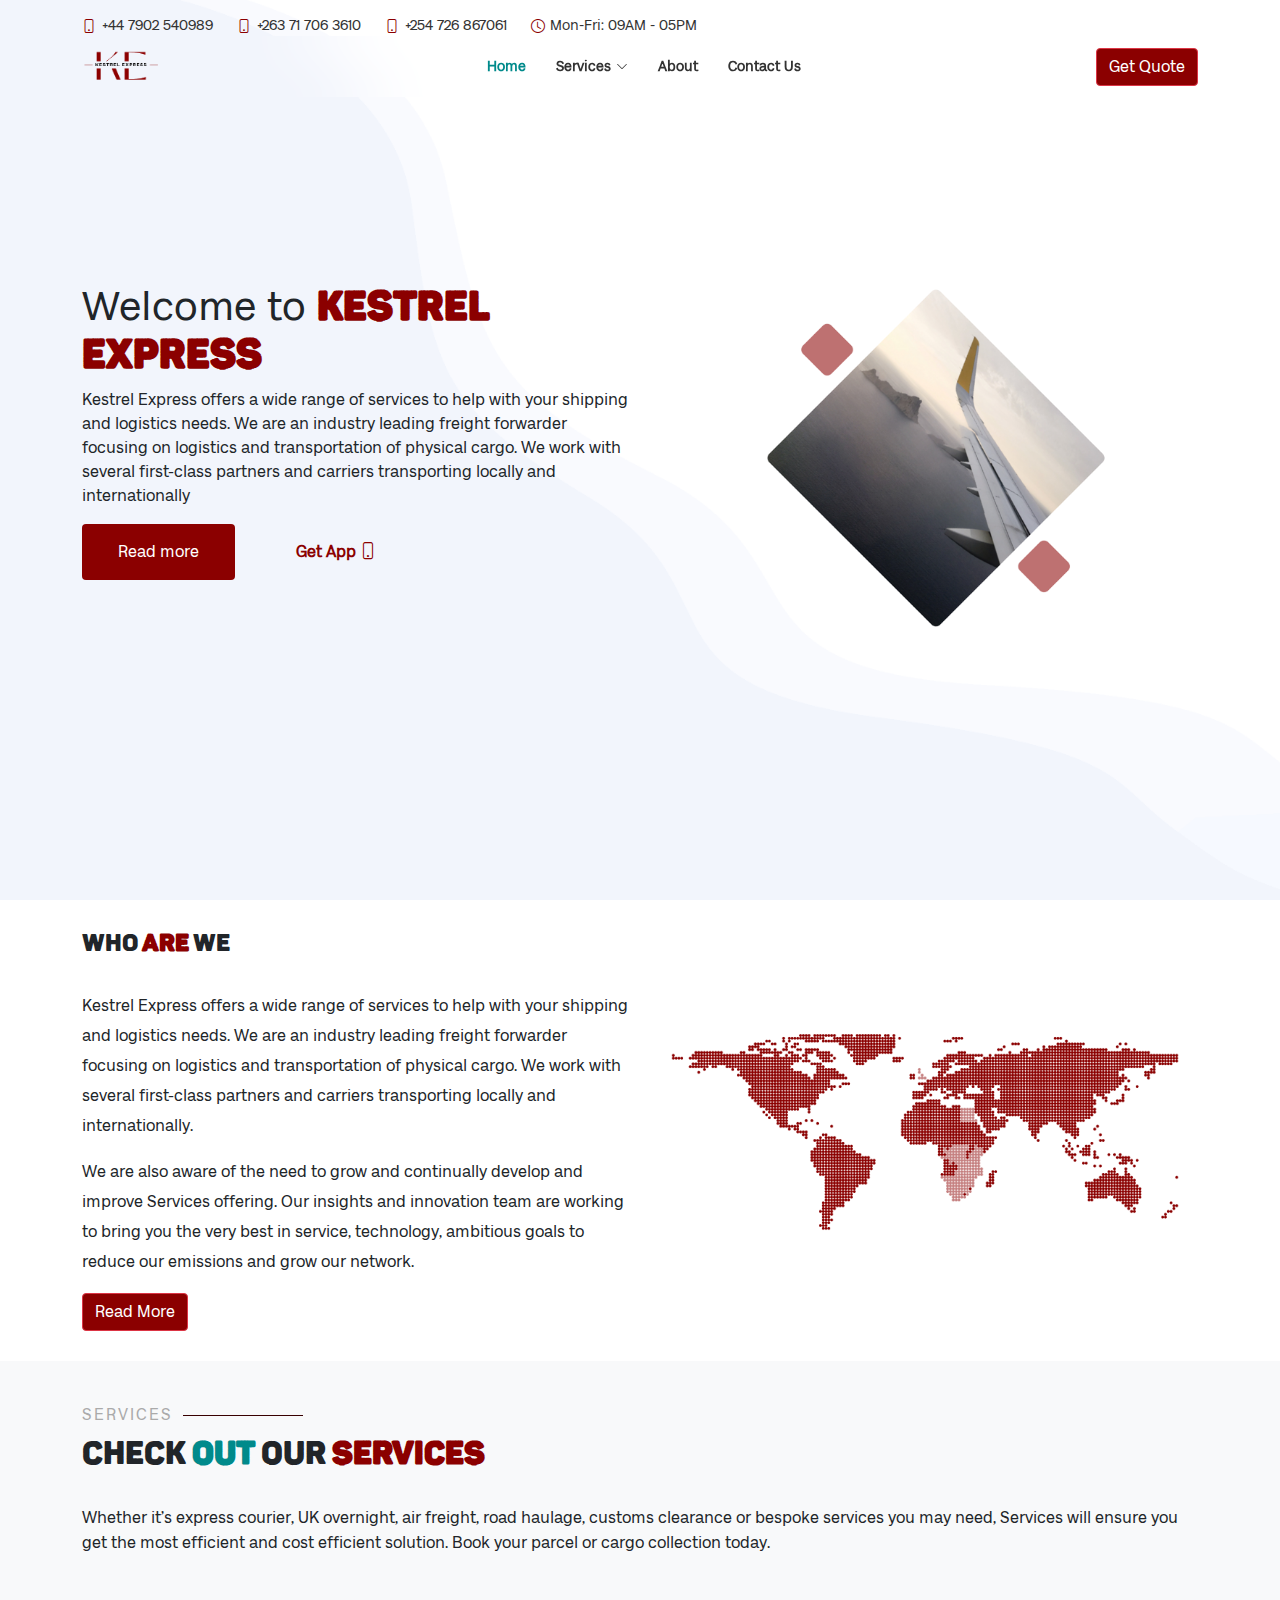
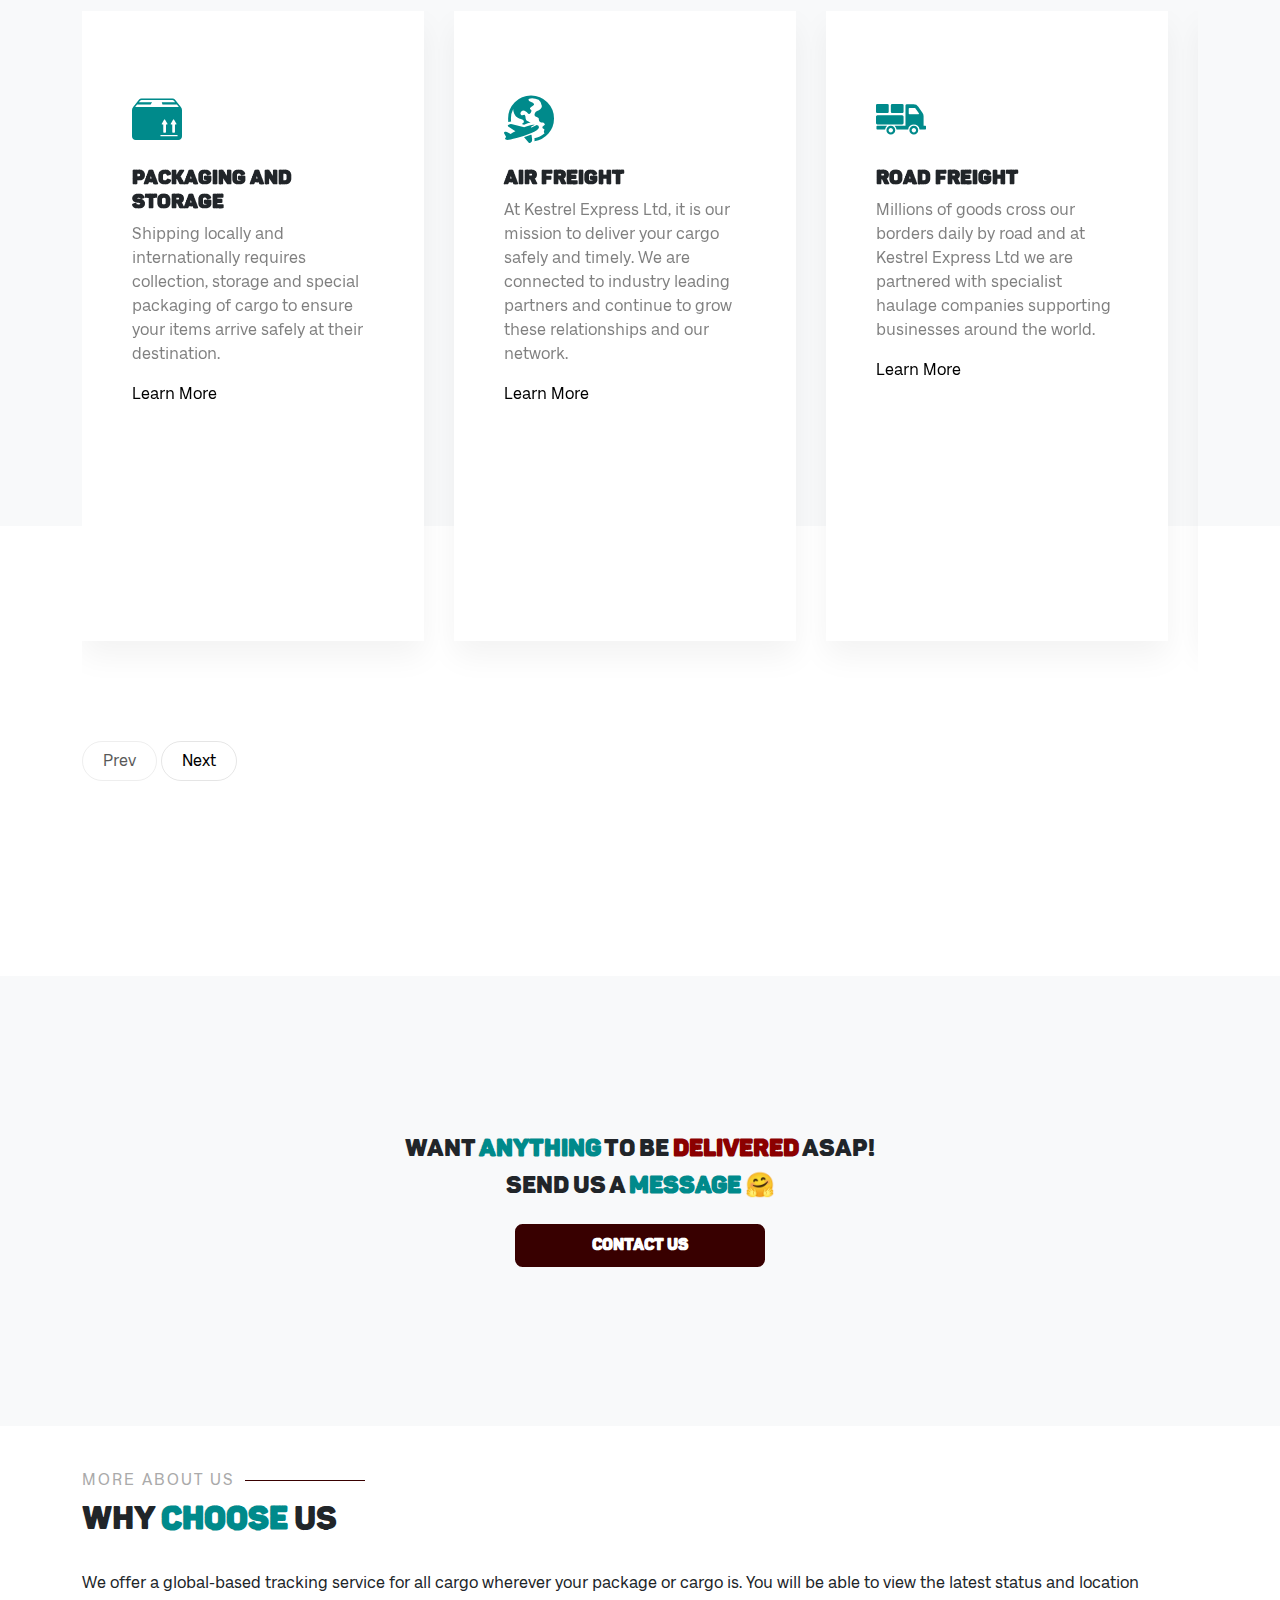
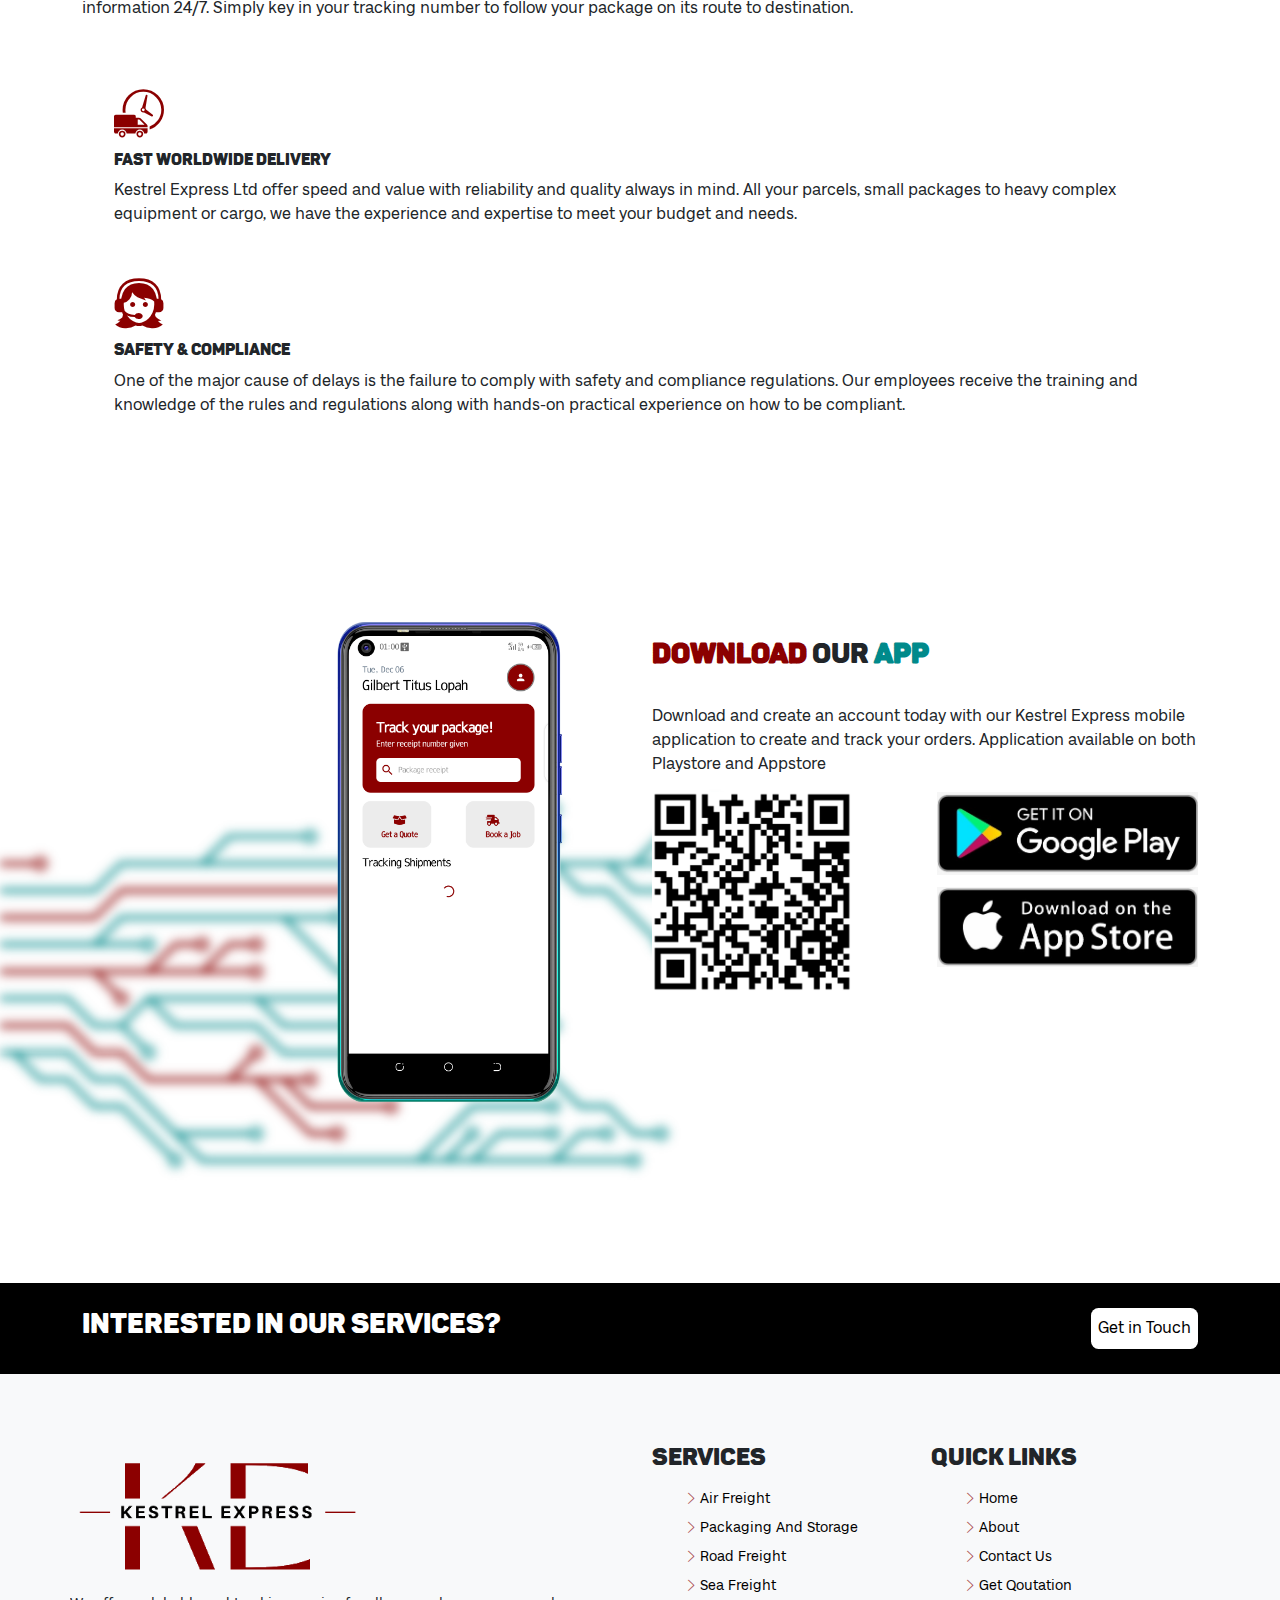
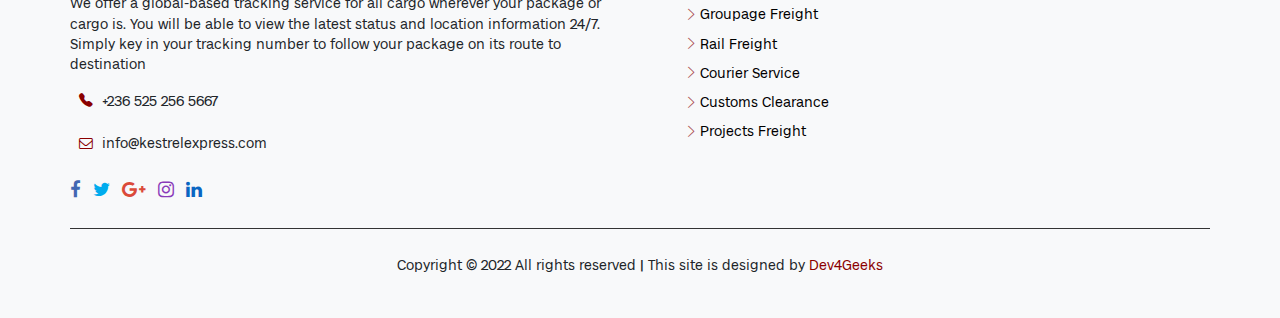
<file: index.html>
<!DOCTYPE html>
<html lang="en">
<head>
    <meta charset="UTF-8">
    <meta http-equiv="X-UA-Compatible" content="IE=edge">
    <meta name="viewport" content="width=device-width, initial-scale=1.0">
    <link rel="stylesheet" href="static/vendors/bootstrap/css/bootstrap.css">
    <link rel="stylesheet" href="static/vendors/bootstrap-icons/bootstrap-icons.css">
    <link rel="stylesheet" href="static/vendors/tinyslider/tiny-slider.css">
    <link rel="stylesheet" href="static/css/flat-icons.css">
    <link rel="stylesheet" href="static/css/font-awesome.css">
    <link rel="stylesheet" href="static/css/main.css">
    <title>Kestrel Express</title>
</head>
<body>
    <!-- ======= Top Bar ======= -->
 


  <!-- ======= Hero Section ======= -->
  <section id="hero" class="">
    <div id="topbar" class="">
      <div class="container d-flex justify-content-center justify-content-md-between">
        <div class="contact-info d-flex align-items-center">
          <i class="bi bi-phone d-flex align-items-center"><span>+44 7902 540989</span></i>
          <i class="bi bi-phone d-flex align-items-center ms-4"><span>+263 71 706 3610</span></i>
          <i class="bi bi-phone d-flex align-items-center ms-4"><span>+254 726 867061</span></i>
          <i class="bi bi-clock d-flex align-items-center ms-4"><span> Mon-Fri: 09AM - 05PM</span></i>
        </div>
  
      </div>
    </div>
    <header id="header" class="d-flex align-items-center ">
      <div class="container-fluid container-xl d-flex align-items-center justify-content-lg-between">
  
  
          <a href="index.html" class="logo me-auto me-lg-0"><img src="static/images/logo.jpg" alt="" class="img-fluid"></a>
  
        <nav id="navbar" class="navbar order-last order-lg-0 blurry">
          <div class="blurrer">
  
          </div>
          <ul>
            <li><a class="nav-link scrollto active" href="index.html">Home</a></li>
            <li class="dropdown nav-link" style="padding: unset !important;"><a href="#"><span>Services</span> <i class="bi bi-chevron-down"></i></a>
              <ul>
                <li><a href="af.html" >Air Freight</a></li>
                <li><a href="ps.html">Packaging And Storage</a></li>
                <li><a href="sf.html">Sea Freight</a></li>
                <li><a href="gf.html">Groupage Freight</a></li>
                <li><a href="rdf.html">Road Freight</a></li>
                <li><a href="rf.html">Rail Freight</a></li>
                <li><a href="cs.html">Courier Service</a></li>
                <li><a href="cc.html">Customs Clearance</a></li>
                <li><a href="pf.html">Projects Freight</a></li>
                
              </ul>
            </li>
            <li><a class="nav-link scrollto" href="about.html">About</a></li>
           
            <li><a class="nav-link scrollto" href="contact.html">Contact Us</a></li>
            <li><a class="nav-link scrollto hidden" id="mobile-qoute" href="qoute.html">Get Qoutation</a></li>

          </ul>
          <i class="bi bi-list mobile-nav-toggle primary-text ms-4"></i>
        </nav><!-- .navbar -->
        <div class="btns">
          <a href="qoute.html" id="nav-get-qoute" class="btn btn-danger animated fadeInUp scrollto">Get Quote</a>
        </div>
      </div>
    </header><!-- End Header -->
    <div class="container text-center text-lg-start h80 intro-text center-items " data-aos="zoom-in" data-aos-delay="100">
      <div class="row ">
        <div class="col-md-6 intro-text">
          <h1><e>Welcome to </e><b class="primary-text">KESTREL EXPRESS</b></h1>
          <P>Kestrel Express offers a wide range of services to help with your shipping and logistics needs. We are an industry leading freight forwarder focusing on logistics and transportation of physical cargo. We work with several first-class partners and carriers transporting locally and internationally</P>
          <div class="btns">
            <a href="about.html" class="btn primary-color tertiary-text read-more-btn">Read more</a>
            <a href="services.html" class="btn text-btn services-btn primary-text">Get App <span class="bi bi-phone"></span></a>
          </div>
        </div>

        <div class="col-md-6 center-items">
          <div class="show-case-image"></div>

        </div>
      </div>
    </div>
  </section><!-- End Hero -->

  <section id ='about-us'>
    <div class="container">
      <div class="row">
        <div class="col-md-6 com-infor">
          <h4>Who <b class="primary-text">are </b>we</h4>
          <br>
          <p>Kestrel Express offers a wide range of services to help with your shipping and logistics needs. We are an industry leading freight forwarder focusing on logistics and transportation of physical cargo. We work with several first-class partners and carriers transporting locally and internationally.</p>
          <p>We are also aware of the need to grow and continually develop and improve Services offering. Our insights and innovation team are working to bring you the very best in service, technology, ambitious goals to reduce our emissions and grow our network.</p>
          <a href="about.html" class="btn btn-danger">Read More</a>
        </div>
        <div class="col-md-6 center-items">
         <img src="static/images/9.png" alt="" class="img-fluid">
        </div>
      </div>
    </div>
  </section>
  <section id="services">
    <div class="container">
      <div class="section-title">
        <p class="small-heading">Services</p>
        <h2 class="big-heading">Check <b class="secondary-text">out</b> our <b class="primary-text">services</b></h2>
        <br>
        <p>Whether it’s express courier, UK overnight, air freight, road haulage, customs clearance or bespoke services you may need, Services will ensure you get the most efficient and cost efficient solution. Book your parcel or cargo collection today.</p>
      </div>
      <div class="section body">
        <div class="features-slider-wrap" data-aos="fade-up" data-aos-delay="100">
          <div class="features-slider" id="features-slider">
              <div class="item">
                  <div class="feature bg-color-2">
                      <i class="flaticon-box-of-packing-for-delivery"></i>
                      <h3>Packaging and Storage</h3>
                      <p class="text-black-50">Shipping locally and internationally requires collection, storage and special packaging of cargo to ensure your items arrive safely at their destination.</p>
                      <a href="ps.html" class="more d-block">Learn More</a>
                  </div>
              </div>
              <div class="item">
                  <div class="feature bg-color-3">
                    <i class="flaticon-airplane-around-earth"></i>
                      <h3>Air Freight</h3>
                      <p class="text-black-50">At Kestrel Express Ltd, it is our mission to deliver your cargo safely and timely. We are connected to industry leading partners and continue to grow these relationships and our network.</p>
                      <a href="af.html" class="more d-block">Learn More</a>
                  </div>
              </div>
              <div class="item">
                  <div class="feature bg-color-4">
                      <i class="flaticon-delivery-truck-with-packages-behind"></i>
                      <h3>Road Freight</h3>
                      <p class="text-black-50">Millions of goods cross our borders daily by road and at Kestrel Express Ltd we are partnered with specialist haulage companies supporting businesses around the world.</p>
                      <a href="rdf.html" class="more d-block">Learn More</a>
                  </div>
              </div>
              <div class="item">
                  <div class="feature bg-color-5">
                      <i class="flaticon-sea-ship-with-containers"></i>
                      <h3>Sea Freight</h3>
                      <p class="text-black-50">Kestrel Express Ltd aims to be one of the most dominant international shipping company for moving overseas, removals and luggage shipping.</p>
                      <a href="sf.html" class="more d-block">Learn More</a>
                  </div>
              </div>
              <div class="item">
                  <div class="feature bg-color-6">
                      <i class="flaticon-three-stored-boxes-for-delivery"></i>
                      <h3>Groupage Freight</h3>
                      <p class="text-black-50">Shop from any online shop or supplier from the comfort of your home or office. Simply ask your seller to deliver your orders directly to our warehouses in the UK.</p>
                      <a href="gf.html" class="more d-block">Learn More</a>
                  </div>
              </div>
              <div class="item">
                <div class="feature bg-color-6">
                    <i class="flaticon-train-front"></i>
                    <h3>Rail Freight</h3>
                    <p class="text-black-50">Kestrel Express Ltd offer frequent, reliable intermodal and trainload rail freight services transporting goods door-to-door right across Europe.</p>
                    <a href="rf.html" class="more d-block">Learn More</a>
                </div>
            </div>
            <div class="item">
              <div class="feature bg-color-6">
                  <i class="flaticon-delivery-packages-on-a-trolley"></i>
                  <h3>Courier Service</h3>
                  <p class="text-black-50">Send your parcels, documents, or freight through our network and specialist service providers working to deliver an outstanding service experience.</p>
                  <a href="cs.html" class="more d-block">Learn More</a>
              </div>
          </div>
          <div class="item">
            <div class="feature bg-color-6">
                <i class="flaticon-verification-of-delivery-list-clipboard-symbol"></i>
                <h3>Customer Clearance</h3>
                <p class="text-black-50">Trust us to handle all your customs clearance needs in the knowledge that you can depend on our wide-ranging expertise and solutions.</p>
                <a href="cc.html" class="more d-block">Learn More</a>
            </div>
        </div>
        <div class="item">
          <div class="feature bg-color-6">
              <i class="flaticon-container-hanging-of-a-crane"></i>
              <h3>Project Freight</h3>
              <p class="text-black-50">Kestrel Express Ltd handle all your unusual and niche cargo such as oversized cargo, heavy lifts and bespoke packages.</p>
              <a href="pf.html" class="more d-block">Learn More</a>
          </div>
        </div>
          </div>
      </div>
      <div id="features-slider-nav" aria-label="Carousel Navigation" tabindex="0">
        <button class="btn btn-primary" data-controls="prev" aria-controls="features-slider" tabindex="-1">Prev</button>
        <button class="btn btn-primary" data-controls="next" aria-controls="features-slider" tabindex="-1">Next</button>
      </div>
      </div>
    </div>
  </section>
  <section id="call-action">
    <div class="container">
        <h4 class="text-center">want <b class='secondary-text'>anything</b> to be <b class="primary-text">delivered</b> asap!</h4>
        <h4 class="text-center">send us a <b class='secondary-text'>message</b> &#129303 </h4>
        <div class="w100 center-items">
          <br><br>
          <a class="contact-us-btn center-items" href="contact.html" type="button"><b>Contact Us</b></a>
        </div>
    </div>
  </section>
  <section id="why-choose-us">
    <div class="container">
      <div class="section-title">
        <p class="small-heading">MORE ABOUT US</p>
        <h2 class="big-heading">WHY <b class="secondary-text">CHOOSE</b> US</h2>
        <br>
        <p>We offer a global-based tracking service for all cargo wherever your package or cargo is. You will be able to view the latest status and location information 24/7. Simply key in your tracking number to follow your package on its route to destination.</p>
      </div>
      <div class="choose-services">
        <ul class="choose-list">

            <!-- feature -->
            <li>
                <div class="choose-box"> <span class="iconbox"><i class="flaticon-logistics-delivery-truck-and-clock primary-text"></i></span>
                    <div class="choose-box-content">
                        <h6 class="">Fast Worldwide delivery</h6>
                        <p>Kestrel Express Ltd offer speed and value with reliability and quality always in mind. All your parcels, small packages to heavy complex equipment or cargo, we have the experience and expertise to meet your budget and needs.</p>
                    </div>
                </div>
            </li>
            <br>
            <li>
                <div class="choose-box"> <span class="iconbox"><i class="flaticon-woman-with-headset primary-text"></i></span>
                    <div class="choose-box-content">
                        <h6>Safety & Compliance</h6>
                        <p>One of the major cause of delays is the failure to comply with safety and compliance regulations. Our employees receive the training and knowledge of the rules and regulations along with hands-on practical experience on how to be compliant.</p>
                    </div>
                </div>
            </li>
        </ul>
        <!-- end choose-list -->
    </div>
    </div>
  </section>
  <section id = 'download-app'>
    <div class="container">
      <div class="row">
        <div class="col-md-6 image-container" >
          <img src="static/images/app.png" alt="" class="application-image" >
        </div>
        <div class="col-md-6 center-items d-col">
          <div class="app-infor">
            <h3> <b class="primary-text">Download</b> Our <b class="secondary-text">app</b></h3>
            <br>
            <p>Download and create an account today with our Kestrel Express mobile application to create and track your orders. Application available on both Playstore and Appstore</p>  
          </div>
          <div class="links row">
            <div class="col-md-6">
              <img src="static/images/qr.png" class="qr-code" alt="qrcode">
            </div>
            <div class="col-md-6">
              <div class="link">
                <img src="static/images/google.png" class="img-fluid" alt="">
              </div>
              <div class="link">
                <img src="static/images/appstore.png" class="img-fluid" alt="">
              </div>
            </div>
          </div> 
          <div class="wrapper hidden">
            <div class="one">
              <img src="static/images/google.png" class="img-fluid" alt="">
            </div>
            <div class="two">
              <img src="static/images/appstore.png" class="img-fluid" alt="">

            </div>
            <div class="three">
              <img src="static/images/app.png" class="sm-application" alt="">

            </div>
          </div>
        </div>
       
      </div>
    </div>
  </section>
  <section id= 'big-footer'>
    <div class="connect"> 
      <div class="container spaced-items tertiary-text">
        <h3>Interested in our services? </h3>
        <a class="center-items" href="contact.html">Get in Touch</a>
      </div>
    </div>
    <div class="container footer">
      <div class="row">
        <div class="col-md-6 col-lg-6 ">
          <div class="footer-image">
            <img src="static/images/logo.jpg" class="img-fluid footer-img" alt="ke-image">
          </div>
          <p>We offer a global-based tracking service for all cargo wherever your package or cargo is. You will be able to view the latest status and location information 24/7. Simply key in your tracking number to follow your package on its route to destination</p>
          <div class="footer-links">
            <p><i class="icon bi bi-telephone-fill"></i>+236 525 256 5667</p>
            <p><i class="icon fa fa-envelope-o"></i>info@kestrelexpress.com</p>

          </div>
          <div class="social-links-two clearfix"> 
            <a href="https://www.facebook.com/kestrelxp" class="facebook img-circle"><span class="fa fa-facebook-f"></span></a> 
            <a href="https://twitter.com/kestrelexpress" class="twitter img-circle"><span class="fa fa-twitter"></span></a> 
            <a href="https://g.page/r/CZP_4YIkBgsyEA0" class="google-plus img-circle"><span class="fa fa-google-plus"></span></a> 
            <a href="https://www.instagram.com/kestrelexpress/" class="instagram img-circle"><span class="fa fa-instagram"></span></a> 
            <a href="https://www.linkedin.com/company/kestrel-express-ltd" class="linkedin img-circle"><span class="fa fa-linkedin"></span></a> </div>
      
        </div>
        <div class="col-md-6  row">
          <div class="col-md-6 footers-quick-links ">
            <h4>Services</h4>  
            <ul>
              <li><a href="af.html"><i class="bi bi-chevron-right chev"></i>Air Freight</a></li>
              <li><a href="ps.html"><i class="bi bi-chevron-right chev"></i>Packaging And Storage</a></li>
              <li><a href="rf.html"><i class="bi bi-chevron-right chev"></i>Road Freight</a></li>
              <li><a href="sf.html"><i class="bi bi-chevron-right chev"></i>Sea Freight</a></li>
              <li><a href="gf.html"><i class="bi bi-chevron-right chev"></i>Groupage Freight</a></li>
              <li><a href="rf.html"><i class="bi bi-chevron-right chev"></i>Rail Freight</a></li>
              <li><a href="cs.html"><i class="bi bi-chevron-right chev"></i>Courier Service</a></li>
              <li><a href="cc.html"><i class="bi bi-chevron-right chev"></i>Customs Clearance</a></li>
              <li><a href="pf.html"><i class="bi bi-chevron-right chev"></i>Projects Freight</a></li>
            </ul>
          </div>
          <div class="col-md-6 footers-quick-links">
            <h4>Quick Links</h4>
              <ul>
                <li><a href="index.html"><i class="bi bi-chevron-right chev"></i>Home</a></li>
                <li><a href="about.html"><i class="bi bi-chevron-right chev"></i>About</a></li>
                <li><a href="contact.html"><i class="bi bi-chevron-right chev"></i>Contact Us</a></li>
                <li><a href="qoute.html"><i class="bi bi-chevron-right chev"></i>Get Qoutation</a></li>
                
              </ul>
          </div>
        </div>
      </div>
      <div class="made-by-me">
        <p>Copyright © 2022 All rights reserved | This site is designed by <a href="tel:+263713450076">Dev4Geeks</a></p>
      </div>
    </div>
  </section>

  <script src="static/js/jquery-3.3.1.min.js"></script>
  <script src="static/vendors/bootstrap/js/bootstrap.js"></script>
  <script src="static/vendors/aos/aos.js"></script>
  <script src="static/vendors/tinyslider/tiny-slider.js"></script>
  <script src="static/js/main.js"></script>
</body>
</html>
</file>
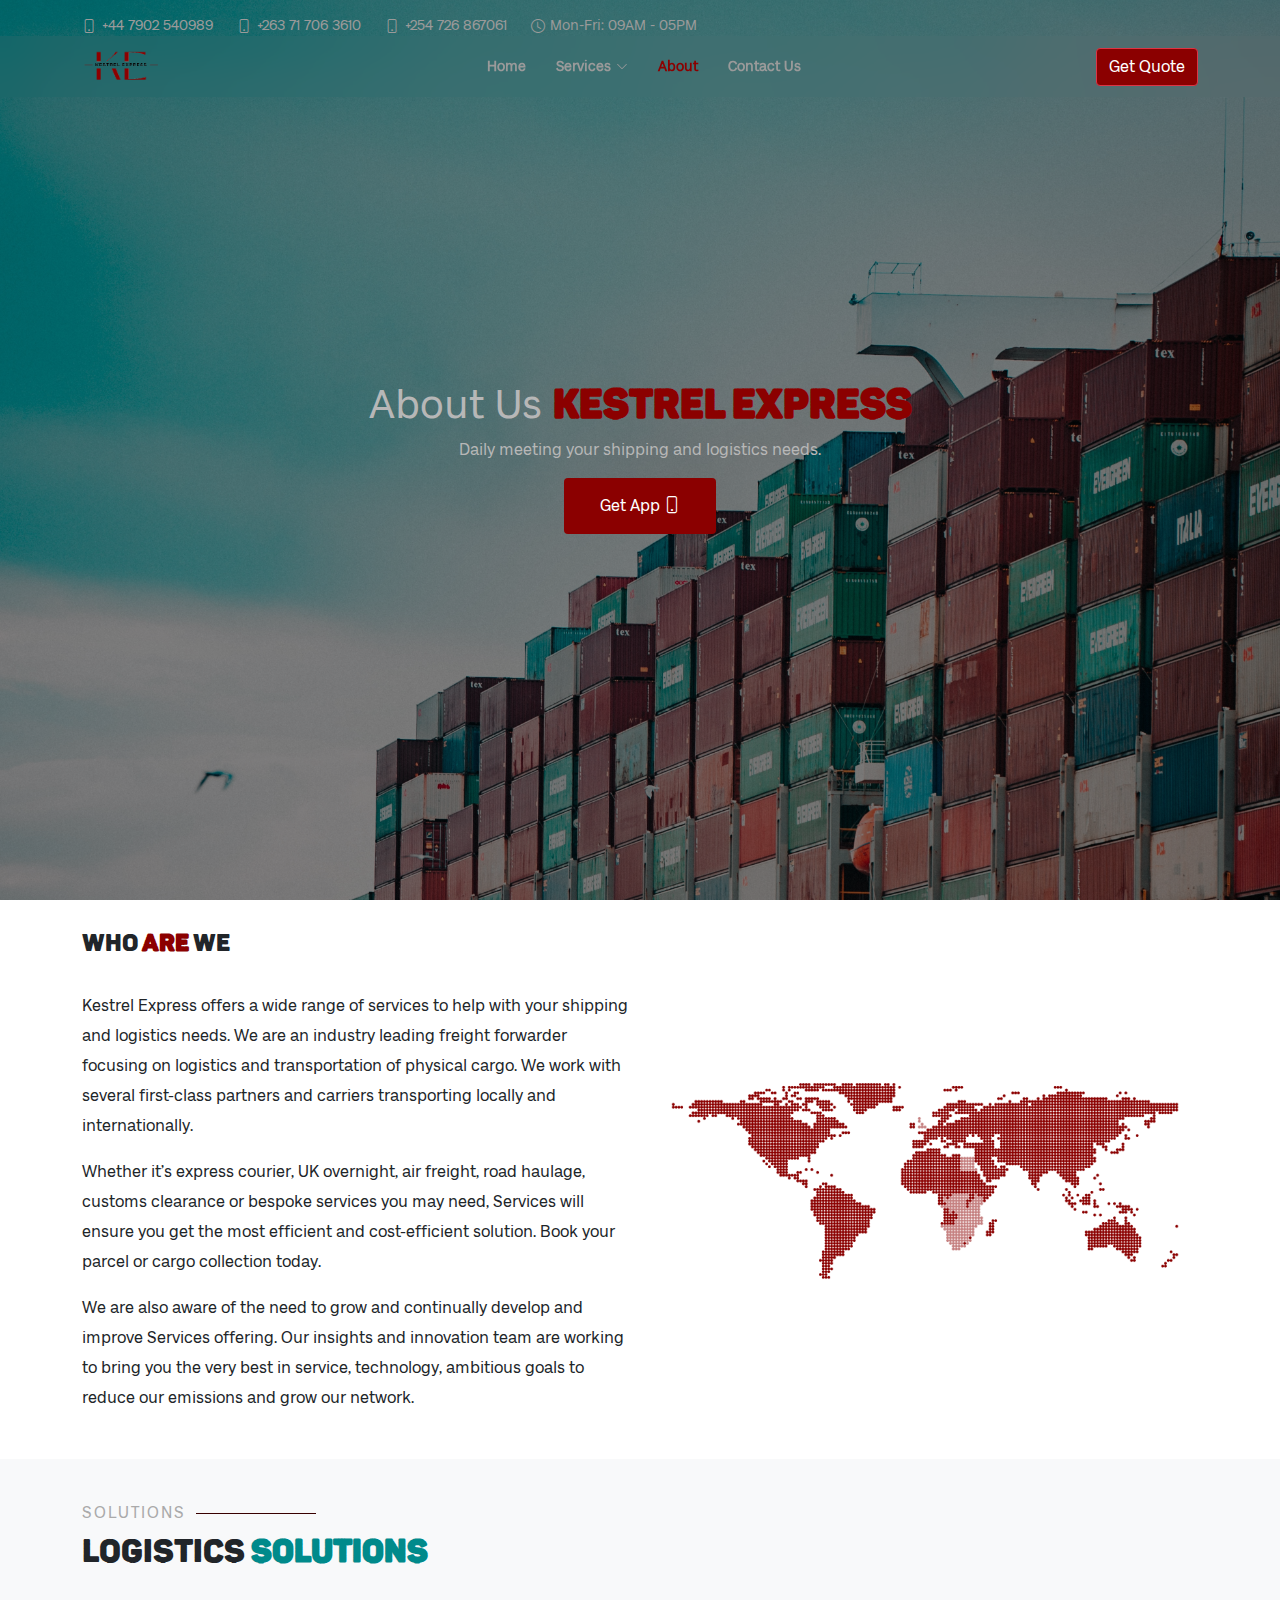
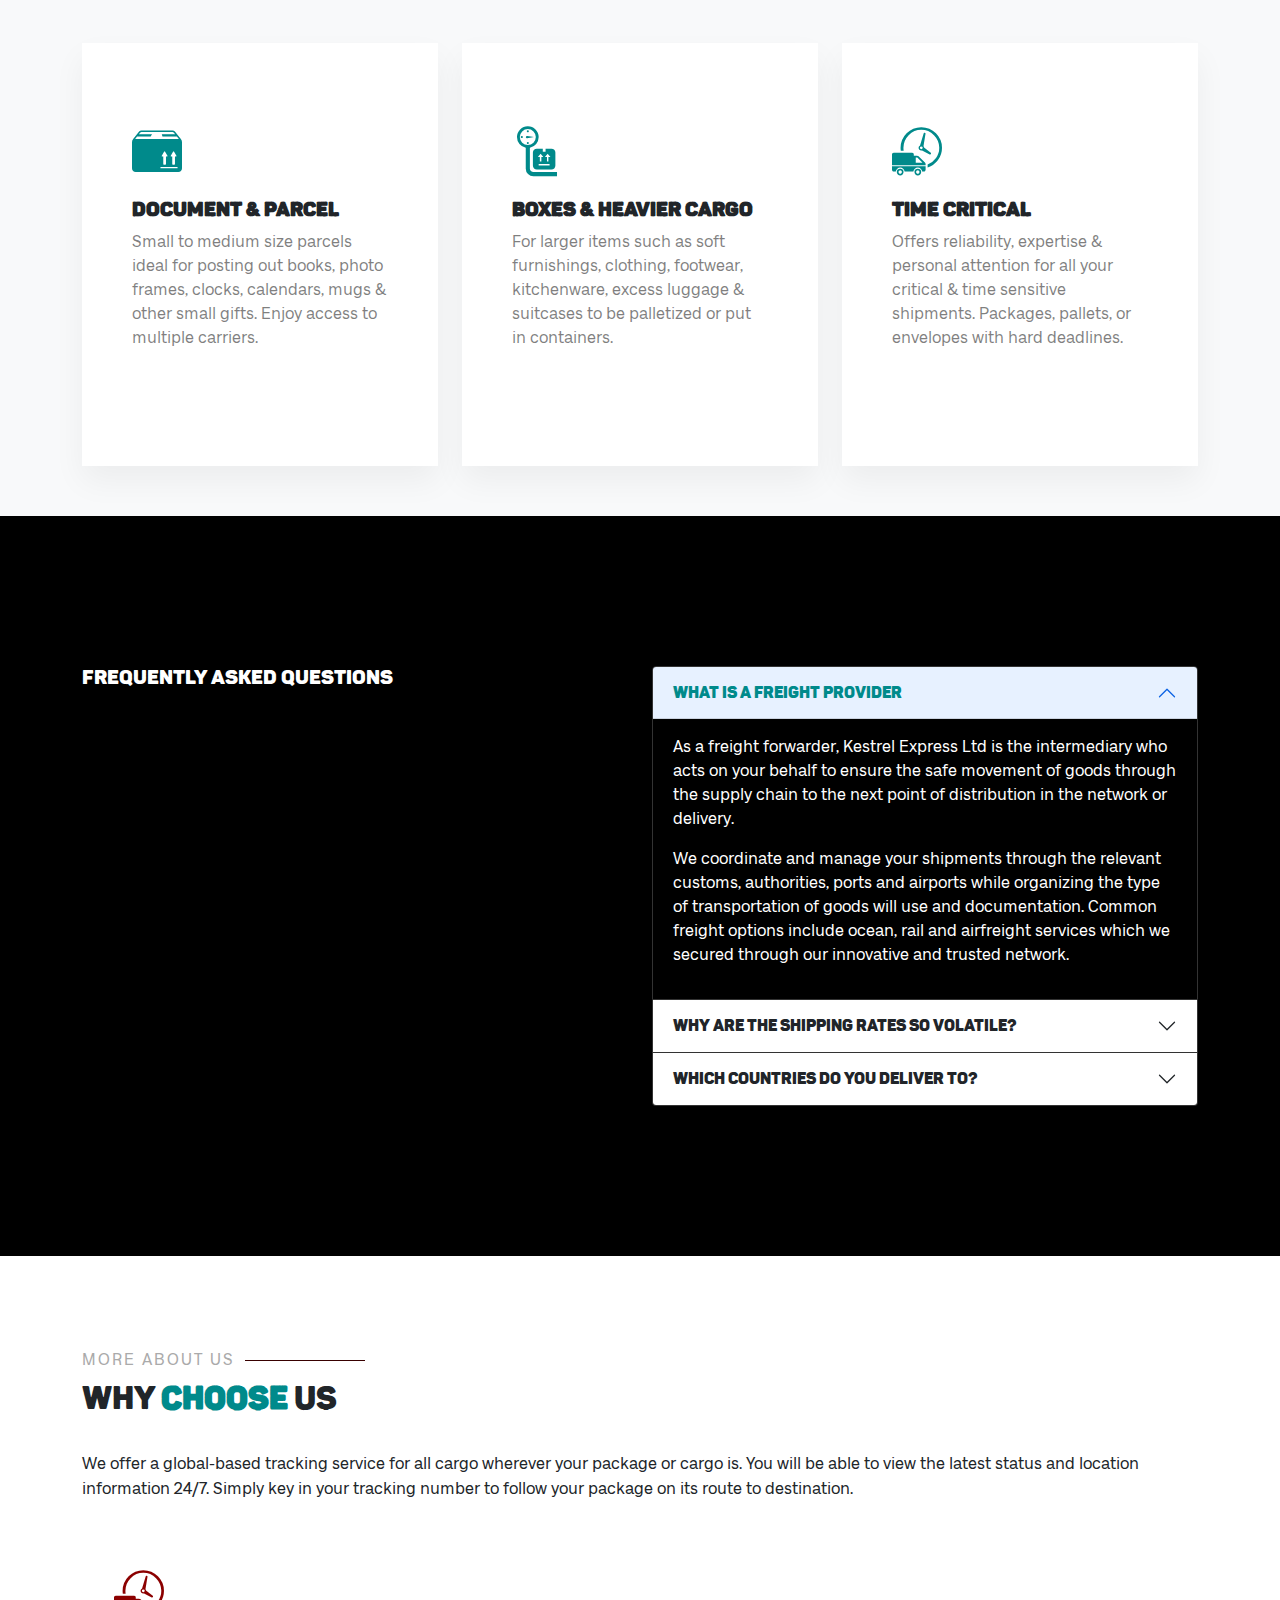
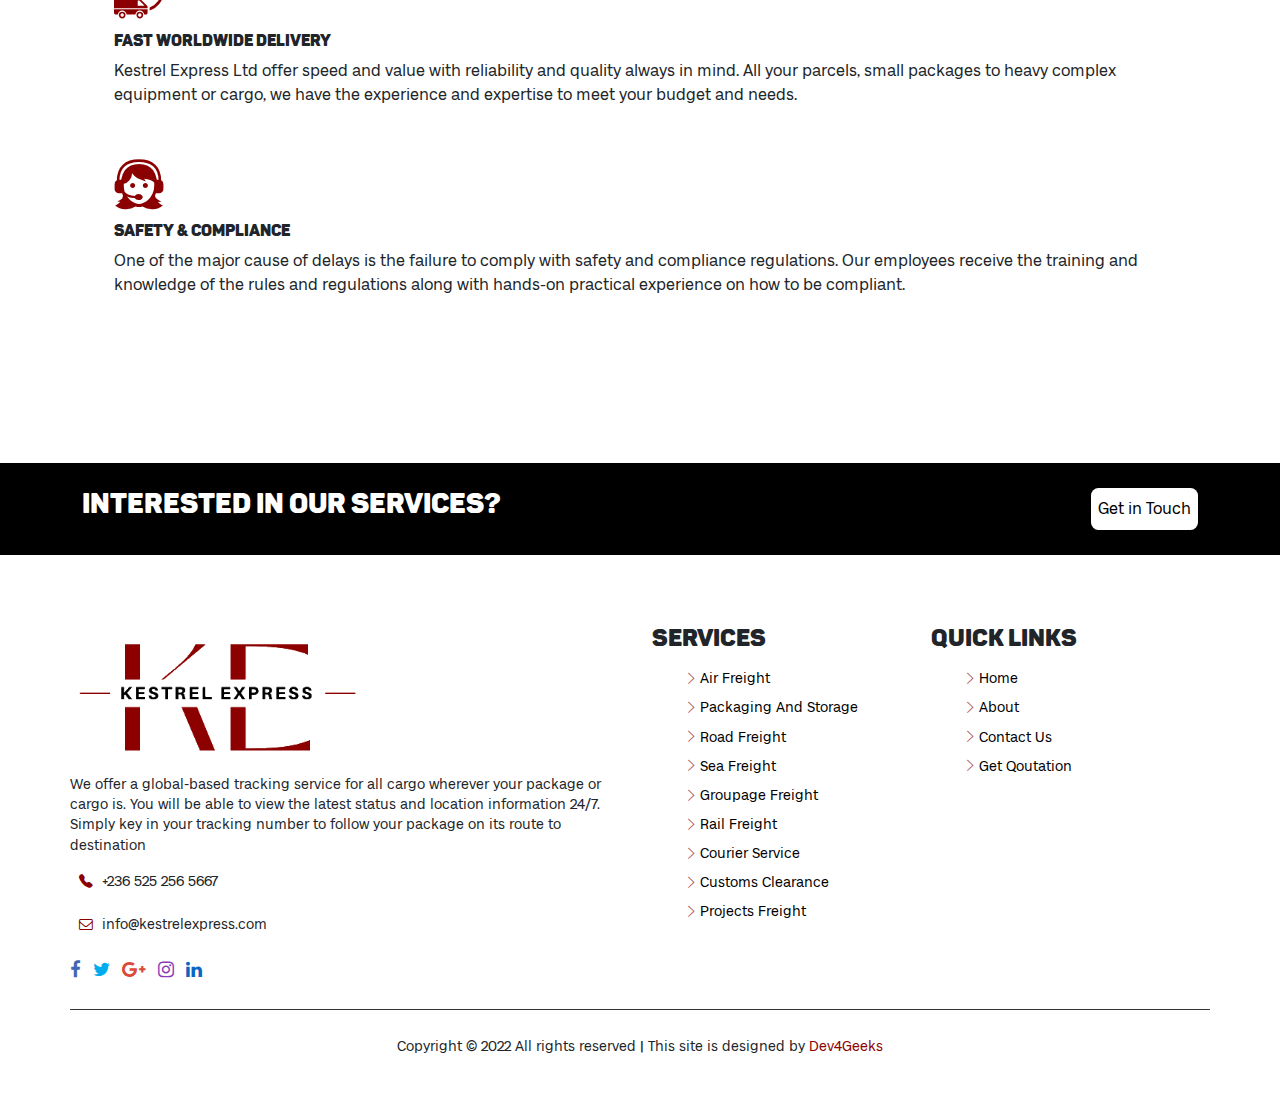
<file: about.html>
<!DOCTYPE html>
<html lang="en">
<head>
    <meta charset="UTF-8">
    <meta http-equiv="X-UA-Compatible" content="IE=edge">
    <meta name="viewport" content="width=device-width, initial-scale=1.0">
    <link rel="stylesheet" href="static/vendors/bootstrap/css/bootstrap.css">
    <link rel="stylesheet" href="static/vendors/bootstrap-icons/bootstrap-icons.css">
    <link rel="stylesheet" href="static/vendors/tinyslider/tiny-slider.css">
    <link rel="stylesheet" href="static/css/flat-icons.css">
    <link rel="stylesheet" href="static/css/font-awesome.css">
    <link rel="stylesheet" href="static/css/main.css">
    <title>About Us</title>
</head>
<body>
    <section id="hero" class="about-sec">
        <div id="topbar" class="">
            <div class="container d-flex justify-content-center justify-content-md-between">
            <div class="contact-info d-flex align-items-center">
                <i class="bi bi-phone d-flex align-items-center"><span>+44 7902 540989</span></i>
                <i class="bi bi-phone d-flex align-items-center ms-4"><span>+263 71 706 3610</span></i>
                <i class="bi bi-phone d-flex align-items-center ms-4"><span>+254 726 867061</span></i>
                <i class="bi bi-clock d-flex align-items-center ms-4"><span> Mon-Fri: 09AM - 05PM</span></i>
            </div>
        
            </div>
        </div>
        <header id="header" class="d-flex align-items-center">
            <div class="container-fluid container-xl d-flex align-items-center justify-content-lg-between">
        
        
                <a href="index.html" class="logo me-auto me-lg-0"><img src="static/images/logo.jpg" alt="" class="img-fluid"></a>
        
            <nav id="navbar" class="navbar order-last order-lg-0 blurry">
                
                <ul>
                <li><a class="nav-link scrollto " href="index.html">Home</a></li>
                <li class="dropdown nav-link" style="padding: unset !important;"><a href="#"><span>Services</span> <i class="bi bi-chevron-down"></i></a>
                    <ul>
                    <li><a href="af.html" >Air Freight</a></li>
                    <li><a href="ps.html">Packaging And Storage</a></li>
                    <li><a href="sf.html">Sea Freight</a></li>
                    <li><a href="gf.html">Groupage Freight</a></li>
                    <li><a href="rdf.html">Road Freight</a></li>
                    <li><a href="rf.html">Rail Freight</a></li>
                    <li><a href="cs.html">Courier Service</a></li>
                    <li><a href="cc.html">Customs Clearance</a></li>
                    <li><a href="pf.html">Projects Freight</a></li>
                    
                    </ul>
                </li>
                <li><a class="nav-link scrollto active" href="about.html">About</a></li>
                
                <li><a class="nav-link scrollto" href="contact.html">Contact Us</a></li>
                <li><a class="nav-link scrollto hidden" id="mobile-qoute" href="qoute.html">Get Qoutation</a></li>

                </ul>
                <i class="bi bi-list mobile-nav-toggle primary-text ms-4"></i>
            </nav><!-- .navbar -->
            <div class="btns">
                <a href="qoute.html" id="nav-get-qoute" class="btn btn-danger animated fadeInUp scrollto">Get Quote</a>
            </div>
            </div>
        </header><!-- End Header -->
        <div class="container text-center text-lg-start h80 intro-text center-items " data-aos="zoom-in" data-aos-delay="100">
            <div class="w100 h100 center-items">
                <div class="col-md-6 intro-text center-items d-col">
                    <h1><e>About Us </e><b class="primary-text">KESTREL EXPRESS</b></h1>
                    <P>Daily meeting your shipping and logistics needs.</P>
                    <div class="btns">
                    <a href="services.html" class="btn primary-color tertiary-text read-more-btn">Get App <span class="bi bi-phone"></span></a>
                    </div>
                </div>

            </div>
        </div>
    </section>

    <section id ='about-us'>
        <div class="container">
          <div class="row">
            <div class="col-md-6 com-infor">
              <h4>Who <b class="primary-text">are </b>we</h4>
              <br>
              <p>Kestrel Express offers a wide range of services to help with your shipping and logistics needs. We are an industry leading freight forwarder focusing on logistics and transportation of physical cargo. We work with several first-class partners and carriers transporting locally and internationally.</p>
              <p>Whether it’s express courier, UK overnight, air freight, road haulage, customs clearance or bespoke services you may need, Services will ensure you get the most efficient and cost-efficient solution. Book your parcel or cargo collection today.</p>
              <p>We are also aware of the need to grow and continually develop and improve Services offering. Our insights and innovation team are working to bring you the very best in service, technology, ambitious goals to reduce our emissions and grow our network.</p>
            </div>
            <div class="col-md-6 center-items">
             <img src="static/images/9.png" alt="" class="img-fluid">
            </div>
          </div>
        </div>
    </section>
    <section id="solutions">
        <div class="container">
          <div class="section-title">
            <p class="small-heading">Solutions</p>
            <h2 class="big-heading">logistics<b class="secondary-text"> Solutions</b></h2>
            <br>
          </div>
          <div class="section body">
            <div class="features-slider-wrap" data-aos="fade-up" data-aos-delay="100">
              <div class="solutions row">
                  <div class="item col-md-4 col-sm-12 col-xs-12 no-abs">
                      <div class="feature bg-color-2">
                          <i class="flaticon-box-of-packing-for-delivery"></i>
                          <h3>Document & Parcel</h3>
                          <p class="text-black-50">Small to medium size parcels ideal for posting out books, photo frames, clocks, calendars, mugs & other small gifts. Enjoy access to multiple carriers.</p>
                      </div>
                  </div>
                  <div class="item col-md-4 col-sm-12 col-xs-12">
                      <div class="feature bg-color-3">
                        <i class="flaticon-weight-of-delivery-package-on-a-scale"></i>
                          <h3>Boxes & Heavier Cargo</h3>
                          <p class="text-black-50">For larger items such as soft furnishings, clothing, footwear, kitchenware, excess luggage & suitcases to be palletized or put in containers.</p>
                      </div>
                  </div>
                  <div class="item col-md-4 col-sm-12 col-xs-12">
                      <div class="feature bg-color-4">
                        <i class="flaticon-logistics-delivery-truck-and-clock"></i>
                          <h3>Time Critical</h3>
                          <p class="text-black-50">Offers reliability, expertise & personal attention for all your critical & time sensitive shipments. Packages, pallets, or envelopes with hard deadlines.</p>
                      </div>
                  </div>
                
              </div>
          </div>
         
          </div>
        </div>
    </section>
    <section id="FAQ">
      <div class="container">
        <div class="row">
          <div class="col-md-6">
            <h5>Frequently Asked Questions</h5>
            <br><br>
          </div>
          <div class="col-md-6">
            <div class="accordion" id="accordionExample">
              <div class="accordion-item">
                <h2 class="accordion-header" id="headingOne">
                  <button class="accordion-button" type="button" data-bs-toggle="collapse" data-bs-target="#collapseOne" aria-expanded="true" aria-controls="collapseOne">
                    What is a Freight provider
                  </button>
                </h2>
                <div id="collapseOne" class="accordion-collapse collapse show" aria-labelledby="headingOne" data-bs-parent="#accordionExample">
                  <div class="accordion-body">
                    <p>
                      As a freight forwarder, Kestrel Express Ltd is the intermediary who acts on your behalf to ensure the safe movement of goods through the supply chain to the next point of distribution in the network or delivery.
                    </p>
                    <p>We coordinate and manage your shipments through the relevant customs, authorities, ports and airports while organizing the type of transportation of goods will use and documentation. Common freight options include ocean, rail and airfreight services which we secured through our innovative and trusted network.</p>
                  </div>
                </div>
              </div>
              <div class="accordion-item">
                <h2 class="accordion-header" id="headingTwo">
                  <button class="accordion-button collapsed" type="button" data-bs-toggle="collapse" data-bs-target="#collapseTwo" aria-expanded="false" aria-controls="collapseTwo">
                    Why Are The Shipping Rates So Volatile?
                  </button>
                </h2>
                <div id="collapseTwo" class="accordion-collapse collapse" aria-labelledby="headingTwo" data-bs-parent="#accordionExample">
                  <div class="accordion-body">
                  <p>Market demand, peak-season, space availability, fuel prices, political changes and global exchange rates are all contributory factors to the rates your will be expected to pay. Kestrel Express Ltd work to find you the best rates, safest routes and plan the movement of your cargo in the most efficient way.</p>
                  </div>
                </div>
              </div>
              <div class="accordion-item">
                <h2 class="accordion-header" id="headingThree">
                  <button class="accordion-button collapsed" type="button" data-bs-toggle="collapse" data-bs-target="#collapseThree" aria-expanded="false" aria-controls="collapseThree">
                    Which Countries Do You Deliver To?
                  </button>
                </h2>
                <div id="collapseThree" class="accordion-collapse collapse" aria-labelledby="headingThree" data-bs-parent="#accordionExample">
                  <div class="accordion-body">
                  <p>Kestrel Express Ltd operate on a global level with delivery to over 220 countries and mainly specialize in air, sea, road and rail freight. You won’t be disappointed with our delivery service since it is punctual. We prioritize customer support in everything we do, and it is our goal to ensure your experience is one that delights and fosters a mutually beneficial relationship.</p>  
                  </div>
                </div>
              </div>
            </div>
          </div>
        </div>
      </div>
    </section>
    <section id="why-choose-us" class="pos-relative" style="padding-bottom: 150px; padding-top:100px;">
      <div class="container">
        <div class="section-title">
          <p class="small-heading">MORE ABOUT US</p>
          <h2 class="big-heading">WHY <b class="secondary-text">CHOOSE</b> US</h2>
          <br>
          <p>We offer a global-based tracking service for all cargo wherever your package or cargo is. You will be able to view the latest status and location information 24/7. Simply key in your tracking number to follow your package on its route to destination.</p>
        </div>
        <div class="choose-services">
          <ul class="choose-list">
  
              <!-- feature -->
              <li>
                  <div class="choose-box"> <span class="iconbox"><i class="flaticon-logistics-delivery-truck-and-clock primary-text"></i></span>
                      <div class="choose-box-content">
                          <h6 class="">Fast Worldwide delivery</h6>
                          <p>Kestrel Express Ltd offer speed and value with reliability and quality always in mind. All your parcels, small packages to heavy complex equipment or cargo, we have the experience and expertise to meet your budget and needs.</p>
                      </div>
                  </div>
              </li>
              <br>
              <li>
                  <div class="choose-box"> <span class="iconbox"><i class="flaticon-woman-with-headset primary-text"></i></span>
                      <div class="choose-box-content">
                          <h6>Safety & Compliance</h6>
                          <p>One of the major cause of delays is the failure to comply with safety and compliance regulations. Our employees receive the training and knowledge of the rules and regulations along with hands-on practical experience on how to be compliant.</p>
                      </div>
                  </div>
              </li>
          </ul>
          <!-- end choose-list -->
      </div>
      </div>
    </section>
    
    <section id= 'big-footer pos-relative'>
        <div class="connect"> 
          <div class="container spaced-items tertiary-text">
            <h3>Interested in our services? </h3>
            <a class="center-items" href="contact.html">Get in Touch</a>

          </div>
        </div>
        <div class="container footer">
          <div class="row">
            <div class="col-md-6 col-lg-6 ">
              <div class="footer-image">
                <img src="static/images/logo.jpg" class="img-fluid footer-img" alt="ke-image">
              </div>
              <p>We offer a global-based tracking service for all cargo wherever your package or cargo is. You will be able to view the latest status and location information 24/7. Simply key in your tracking number to follow your package on its route to destination</p>
              <div class="footer-links">
                <p><i class="icon bi bi-telephone-fill"></i>+236 525 256 5667</p>
                <p><i class="icon fa fa-envelope-o"></i>info@kestrelexpress.com</p>
    
              </div>
              <div class="social-links-two clearfix"> 
                <a href="https://www.facebook.com/kestrelxp" class="facebook img-circle"><span class="fa fa-facebook-f"></span></a> 
                <a href="https://twitter.com/kestrelexpress" class="twitter img-circle"><span class="fa fa-twitter"></span></a> 
                <a href="https://g.page/r/CZP_4YIkBgsyEA0" class="google-plus img-circle"><span class="fa fa-google-plus"></span></a> 
                <a href="https://www.instagram.com/kestrelexpress/" class="instagram img-circle"><span class="fa fa-instagram"></span></a> 
                <a href="https://www.linkedin.com/company/kestrel-express-ltd" class="linkedin img-circle"><span class="fa fa-linkedin"></span></a> </div>
          
            </div>
            <div class="col-md-6  row">
              <div class="col-md-6 footers-quick-links ">
                <h4>Services</h4>  
                <ul>
                  <li><a href="af.html"><i class="bi bi-chevron-right chev"></i>Air Freight</a></li>
                  <li><a href="ps.html"><i class="bi bi-chevron-right chev"></i>Packaging And Storage</a></li>
                  <li><a href="rf.html"><i class="bi bi-chevron-right chev"></i>Road Freight</a></li>
                  <li><a href="sf.html"><i class="bi bi-chevron-right chev"></i>Sea Freight</a></li>
                  <li><a href="gf.html"><i class="bi bi-chevron-right chev"></i>Groupage Freight</a></li>
                  <li><a href="rf.html"><i class="bi bi-chevron-right chev"></i>Rail Freight</a></li>
                  <li><a href="cs.html"><i class="bi bi-chevron-right chev"></i>Courier Service</a></li>
                  <li><a href="cc.html"><i class="bi bi-chevron-right chev"></i>Customs Clearance</a></li>
                  <li><a href="pf.html"><i class="bi bi-chevron-right chev"></i>Projects Freight</a></li>
                </ul>
              </div>
              <div class="col-md-6 footers-quick-links">
                <h4>Quick Links</h4>
                  <ul>
                    <li><a href="index.html"><i class="bi bi-chevron-right chev"></i>Home</a></li>
                    <li><a href="about.html"><i class="bi bi-chevron-right chev"></i>About</a></li>
                    <li><a href="contact.html"><i class="bi bi-chevron-right chev"></i>Contact Us</a></li>
                    <li><a href="qoute.html"><i class="bi bi-chevron-right chev"></i>Get Qoutation</a></li>
                    
                  </ul>
              </div>
            </div>
          </div>
          <div class="made-by-me">
            <p>Copyright © 2022 All rights reserved | This site is designed by <a href="tel:+263713450076">Dev4Geeks</a></p>
          </div>
        </div>
    </section>
    
    <script src="static/js/jquery-3.3.1.min.js"></script>
    <script src="static/vendors/bootstrap/js/bootstrap.js"></script>
    <script src="static/vendors/aos/aos.js"></script>
    <script src="static/vendors/tinyslider/tiny-slider.js"></script>
    <script src="static/js/main.js"></script>
    <style>
      @media (max-width: 767px){
        .intro-text {
          margin-top: unset !important;
      }
      }
     
    </style>
    
</body>
</html>
</file>
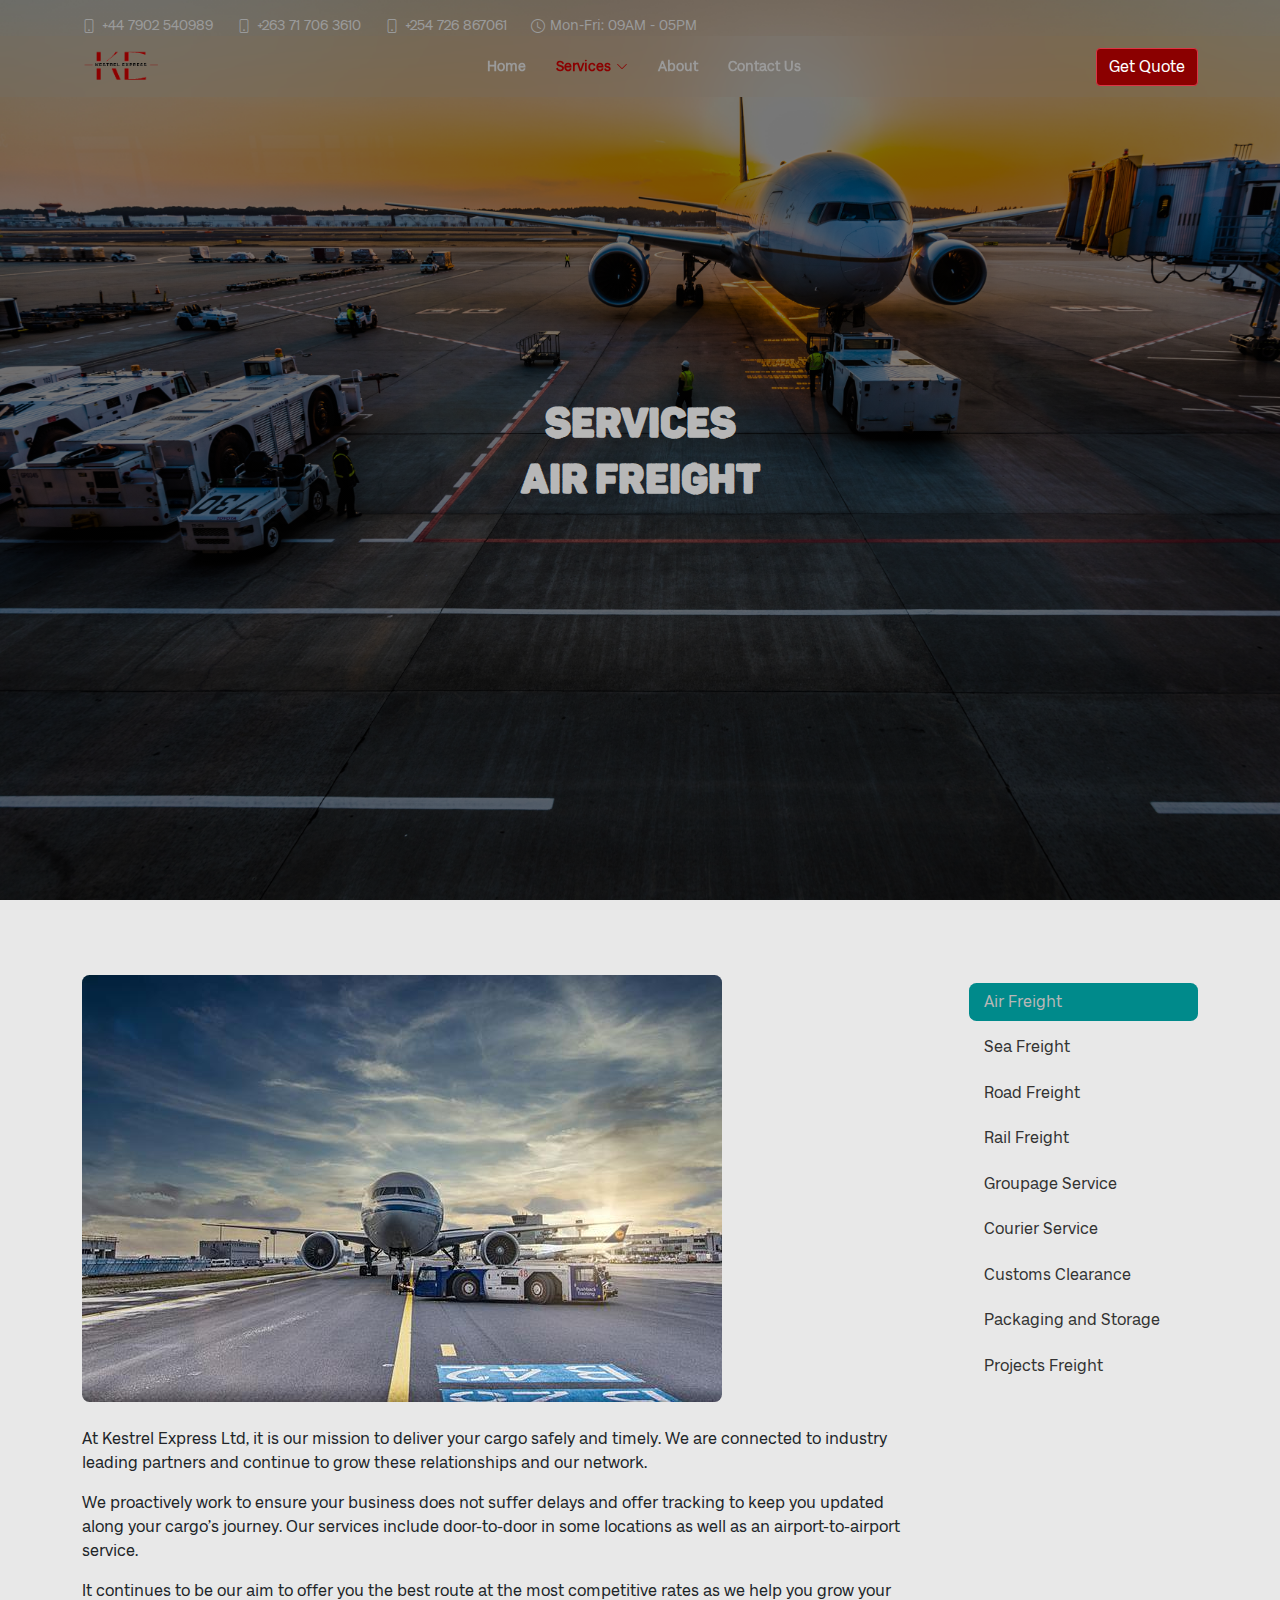
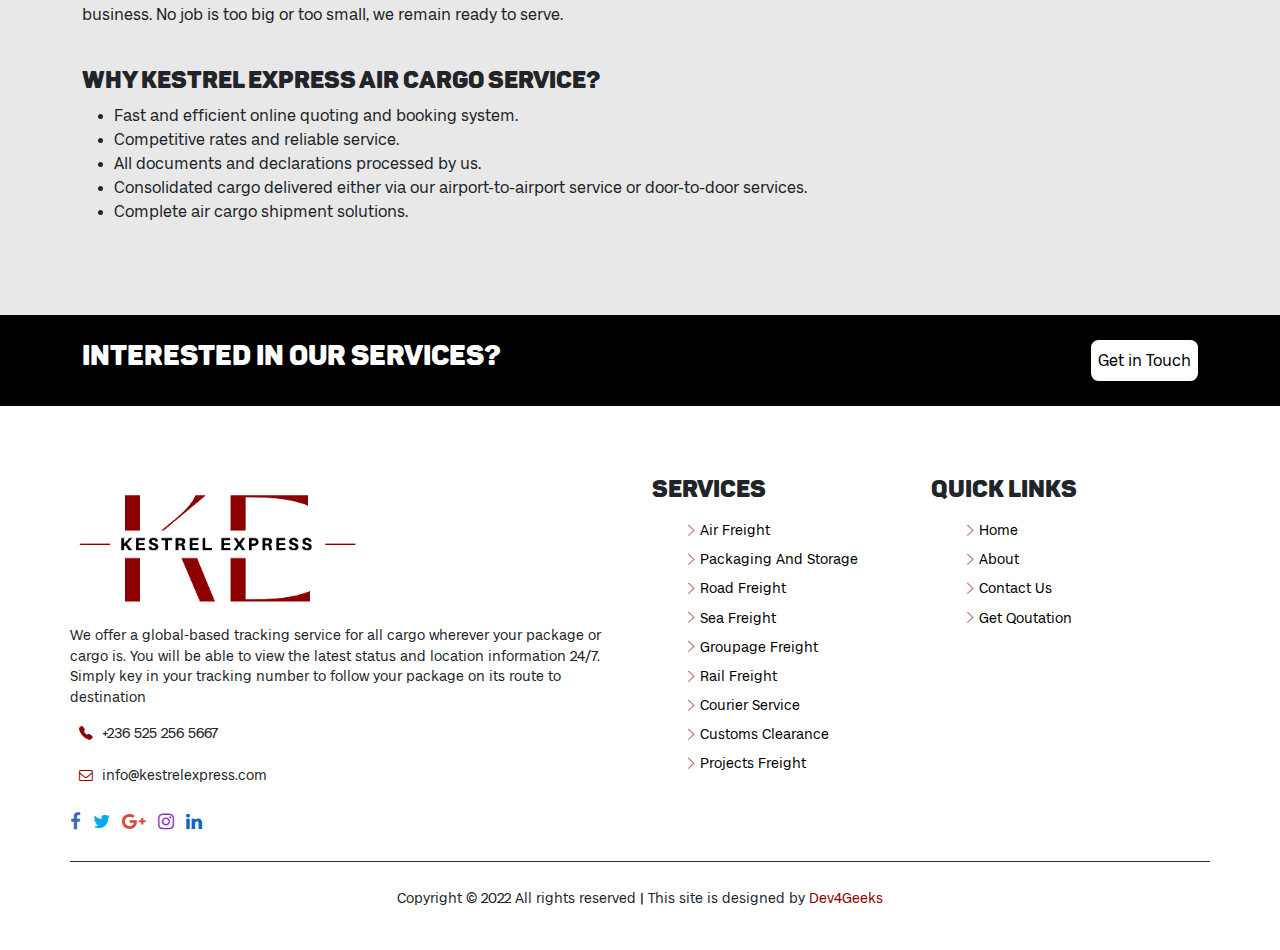
<file: af.html>
<!-- Air Freight -->
<!DOCTYPE html>
<html lang="en">
<head>
    <meta charset="UTF-8">
    <meta http-equiv="X-UA-Compatible" content="IE=edge">
    <meta name="viewport" content="width=device-width, initial-scale=1.0">
    <link rel="stylesheet" href="static/vendors/bootstrap/css/bootstrap.css">
    <link rel="stylesheet" href="static/vendors/bootstrap-icons/bootstrap-icons.css">
    <link rel="stylesheet" href="static/vendors/tinyslider/tiny-slider.css">
    <link rel="stylesheet" href="static/css/flat-icons.css">
    <link rel="stylesheet" href="static/css/font-awesome.css">
    <link rel="stylesheet" href="static/css/main.css">
    <title>Air Freight</title>
</head>
<body>
    <section id="hero" class="about-sec service">
        <div id="topbar" class="">
            <div class="container d-flex justify-content-center justify-content-md-between">
            <div class="contact-info d-flex align-items-center">
                <i class="bi bi-phone d-flex align-items-center"><span>+44 7902 540989</span></i>
                <i class="bi bi-phone d-flex align-items-center ms-4"><span>+263 71 706 3610</span></i>
                <i class="bi bi-phone d-flex align-items-center ms-4"><span>+254 726 867061</span></i>
                <i class="bi bi-clock d-flex align-items-center ms-4"><span> Mon-Fri: 09AM - 05PM</span></i>
            </div>
        
            </div>
        </div>
        <header id="header" class="d-flex align-items-center">
            <div class="container-fluid container-xl d-flex align-items-center justify-content-lg-between">
        
        
                <a href="index.html" class="logo me-auto me-lg-0"><img src="static/images/logo.jpg" alt="" class="img-fluid"></a>
        
            <nav id="navbar" class="navbar order-last order-lg-0 blurry">
                
                <ul>
                <li><a class="nav-link scrollto " href="index.html">Home</a></li>
                <li class="dropdown nav-link " style="padding: unset !important;"><a href="#" class="active"><span>Services</span> <i class="bi bi-chevron-down"></i></a>
                    <ul>
                    <li><a href="af.html" class="active">Air Freight</a></li>
                    <li><a href="ps.html">Packaging And Storage</a></li>
                    <li><a href="sf.html">Sea Freight</a></li>
                    <li><a href="gf.html">Groupage Freight</a></li>
                    <li><a href="rdf.html">Road Freight</a></li>
                    <li><a href="rf.html">Rail Freight</a></li>
                    <li><a href="cs.html">Courier Service</a></li>
                    <li><a href="cc.html">Customs Clearance</a></li>
                    <li><a href="pf.html">Projects Freight</a></li>
                    
                    </ul>
                </li>
                <li><a class="nav-link scrollto " href="about.html">About</a></li>
                
                <li><a class="nav-link scrollto " href="contact.html">Contact Us</a></li>
                <li><a class="nav-link scrollto hidden" id="mobile-qoute" href="qoute.html">Get Qoutation</a></li>

                </ul>
                <i class="bi bi-list mobile-nav-toggle primary-text ms-4"></i>
            </nav><!-- .navbar -->
            <div class="btns">
                <a href="qoute.html" id="nav-get-qoute" class="btn btn-danger animated fadeInUp scrollto">Get Quote</a>
            </div>
            </div>
        </header><!-- End Header -->
        <div class="container text-center text-lg-start h80 intro-text center-items " data-aos="zoom-in" data-aos-delay="100">
            <div class="w100 h100 center-items">
                <div class="col-md-6 intro-text center-items d-col">
                    <h1><b style="color: #b7b7b7;">Services</b></h1>
                    <h1><b style="color: #b7b7b7;">Air Freight</b></h1>
                </div>

            </div>
        </div>
    </section>
    <section id="service">
        <div class="container">
            <div class="row">
                <div class="col-md-9">

                   <img class="img-fluid" src="static/images/services/1.jpg" alt="">


                    <p>At Kestrel Express Ltd, it is our mission to deliver your cargo safely and timely. We are connected to industry leading partners and continue to grow these relationships and our network. </p>				
                    <p>We proactively work to ensure your business does not suffer delays and offer tracking to keep you updated along your cargo’s journey. Our services include door-to-door in some locations as well as an airport-to-airport service. </p>
					          <p>It continues to be our aim to offer you the best route at the most competitive rates as we help you grow your business. No job is too big or too small, we remain ready to serve. </p>
                    <br>
                    <h4>Why Kestrel Express Air Cargo Service? </h4>
						<ul>
							<li>Fast and efficient online quoting and booking system. </li>
							<li>Competitive rates and reliable service. </li>
							<li>All documents and declarations processed by us. </li>
							<li>Consolidated cargo delivered either via our airport-to-airport service or door-to-door services.</li>
							<li>Complete air cargo shipment solutions. </li>
						</ul> 
					
                </div>
                <!-- right column -->
                <div class="col-md-3 col-md-pull-9 col-sm-12 col-xs-12 h100" id="side-bar">
                    <div class="theiaStickySidebar">
                        <div class="side-bar-services">
                            <ul class="side-bar-list">
                                <li  class="sidebar-active"><a href="af.html">Air Freight</a></li>
                                <li><a href="sf.html">Sea Freight</a></li>
                                <li><a href="rdf.html">Road Freight</a></li>
                                <li><a href="rf.html">Rail Freight</a></li>
                                <li><a href="gf.html">Groupage Service</a></li>
                                <li><a href="cs.html">Courier Service</a></li>
                                <li><a href="cc.html">Customs Clearance</a></li>
                                <li><a href="ps.html">Packaging and Storage</a></li>
                                <li><a href="pf.html">Projects Freight</a></li>
                            </ul>
                        </div>
                    </div>

                </div>
            </div>
        </div>
    </section>
    <section id= 'big-footer pos-relative'>
        <div class="connect"> 
          <div class="container spaced-items tertiary-text">
            <h3>Interested in our services? </h3>
            <a class="center-items" href="contact.html">Get in Touch</a>

          </div>
        </div>
        <div class="container footer">
          <div class="row">
            <div class="col-md-6 col-lg-6 ">
              <div class="footer-image">
                <img src="static/images/logo.jpg" class="img-fluid footer-img" alt="ke-image">
              </div>
              <p>We offer a global-based tracking service for all cargo wherever your package or cargo is. You will be able to view the latest status and location information 24/7. Simply key in your tracking number to follow your package on its route to destination</p>
              <div class="footer-links">
                <p><i class="icon bi bi-telephone-fill"></i>+236 525 256 5667</p>
                <p><i class="icon fa fa-envelope-o"></i>info@kestrelexpress.com</p>
    
              </div>
              <div class="social-links-two clearfix"> 
                <a href="https://www.facebook.com/kestrelxp" class="facebook img-circle"><span class="fa fa-facebook-f"></span></a> 
                <a href="https://twitter.com/kestrelexpress" class="twitter img-circle"><span class="fa fa-twitter"></span></a> 
                <a href="https://g.page/r/CZP_4YIkBgsyEA0" class="google-plus img-circle"><span class="fa fa-google-plus"></span></a> 
                <a href="https://www.instagram.com/kestrelexpress/" class="instagram img-circle"><span class="fa fa-instagram"></span></a> 
                <a href="https://www.linkedin.com/company/kestrel-express-ltd" class="linkedin img-circle"><span class="fa fa-linkedin"></span></a> </div>
          
            </div>
            <div class="col-md-6  row">
              <div class="col-md-6 footers-quick-links ">
                <h4>Services</h4>  
                <ul>
                  <li><a href="af.html"><i class="bi bi-chevron-right chev"></i>Air Freight</a></li>
                  <li><a href="ps.html"><i class="bi bi-chevron-right chev"></i>Packaging And Storage</a></li>
                  <li><a href="rf.html"><i class="bi bi-chevron-right chev"></i>Road Freight</a></li>
                  <li><a href="sf.html"><i class="bi bi-chevron-right chev"></i>Sea Freight</a></li>
                  <li><a href="gf.html"><i class="bi bi-chevron-right chev"></i>Groupage Freight</a></li>
                  <li><a href="rf.html"><i class="bi bi-chevron-right chev"></i>Rail Freight</a></li>
                  <li><a href="cs.html"><i class="bi bi-chevron-right chev"></i>Courier Service</a></li>
                  <li><a href="cc.html"><i class="bi bi-chevron-right chev"></i>Customs Clearance</a></li>
                  <li><a href="pf.html"><i class="bi bi-chevron-right chev"></i>Projects Freight</a></li>
                </ul>
              </div>
              <div class="col-md-6 footers-quick-links">
                <h4>Quick Links</h4>
                  <ul>
                    <li><a href="index.html"><i class="bi bi-chevron-right chev"></i>Home</a></li>
                    <li><a href="about.html"><i class="bi bi-chevron-right chev"></i>About</a></li>
                    <li><a href="contact.html"><i class="bi bi-chevron-right chev"></i>Contact Us</a></li>
                    <li><a href="qoute.html"><i class="bi bi-chevron-right chev"></i>Get Qoutation</a></li>
                    
                  </ul>
              </div>
            </div>
          </div>
          <div class="made-by-me">
            <p>Copyright © 2022 All rights reserved | This site is designed by <a href="tel:+263713450076">Dev4Geeks</a></p>
          </div>
        </div>
    </section>
    <script src="static/js/jquery-3.3.1.min.js"></script>
    <script src="static/vendors/bootstrap/js/bootstrap.js"></script>
    <script src="static/vendors/aos/aos.js"></script>
    <script src="static/vendors/tinyslider/tiny-slider.js"></script>
    <script src="static/js/main.js"></script>
    <style>
      @media (max-width: 767px){
        .intro-text {
          margin-top: unset !important;
      }
      }
     
    </style>
    
</body>
</html>
</file>
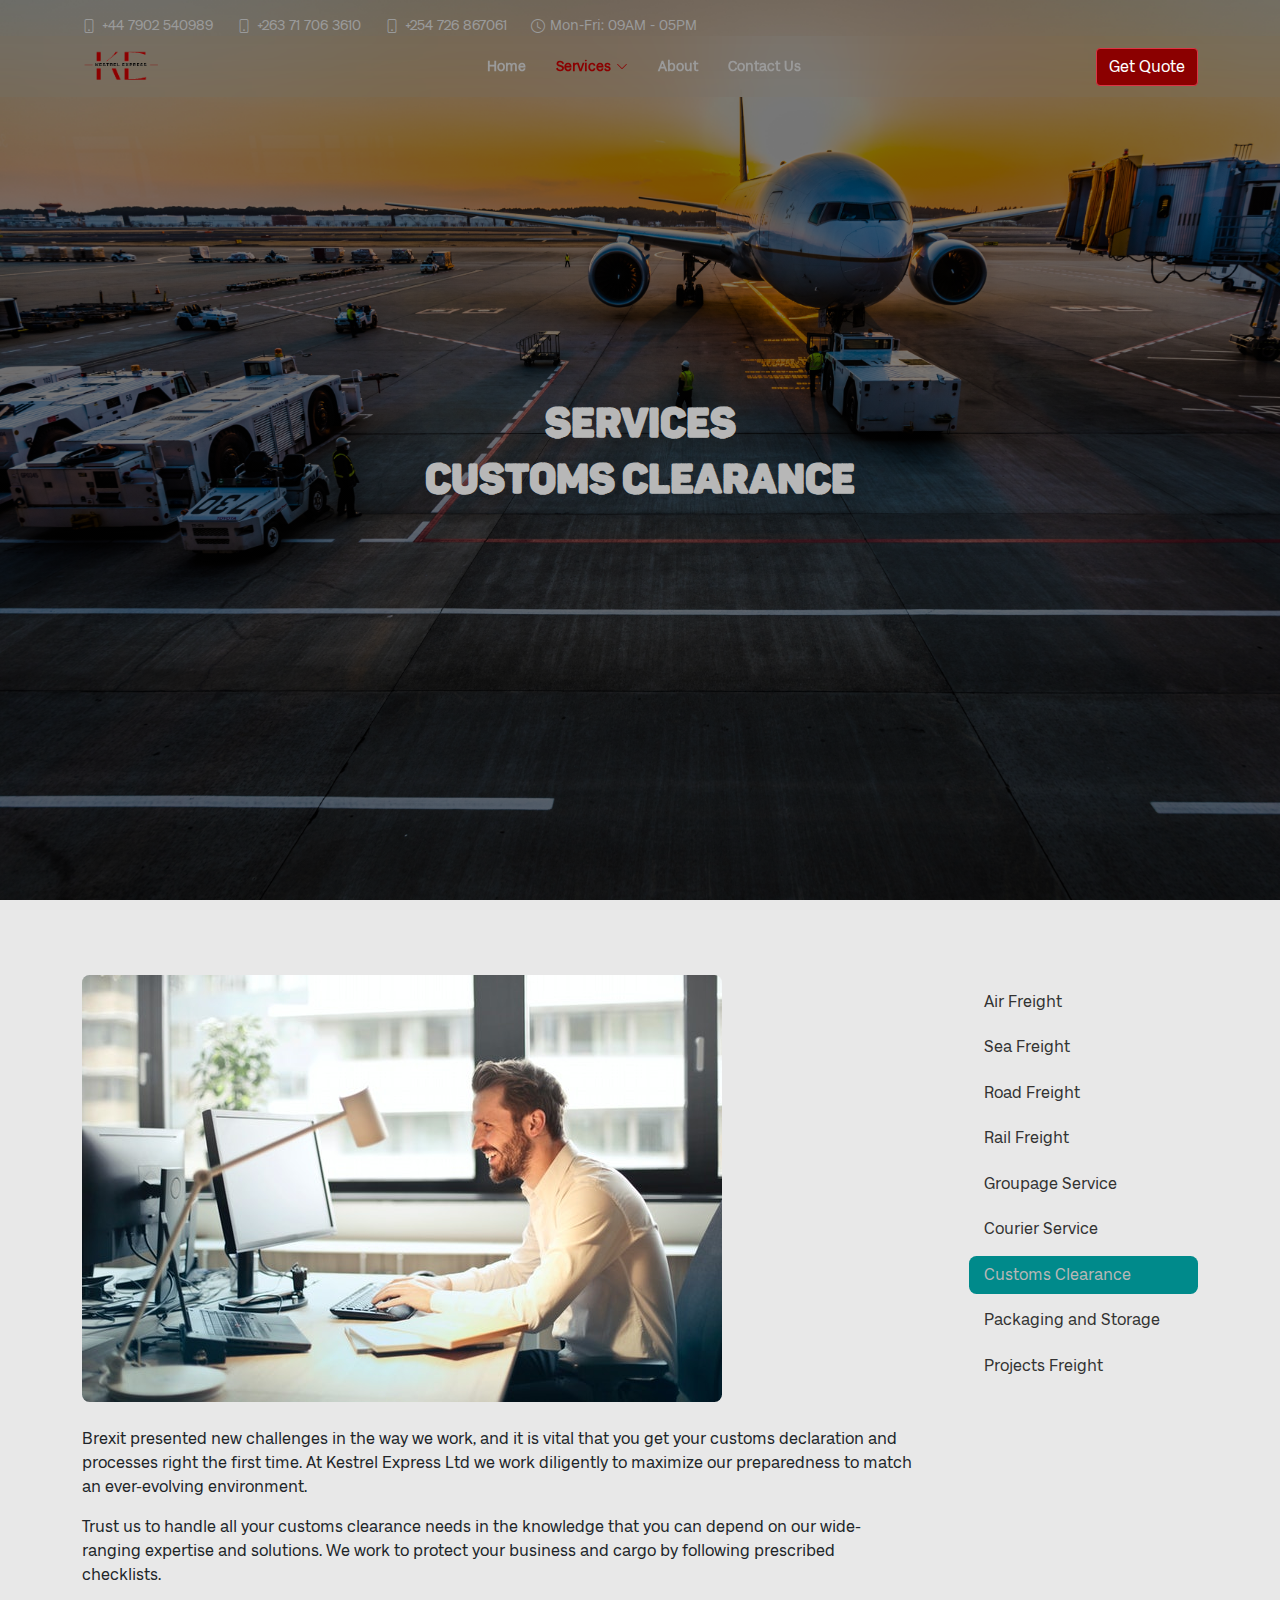
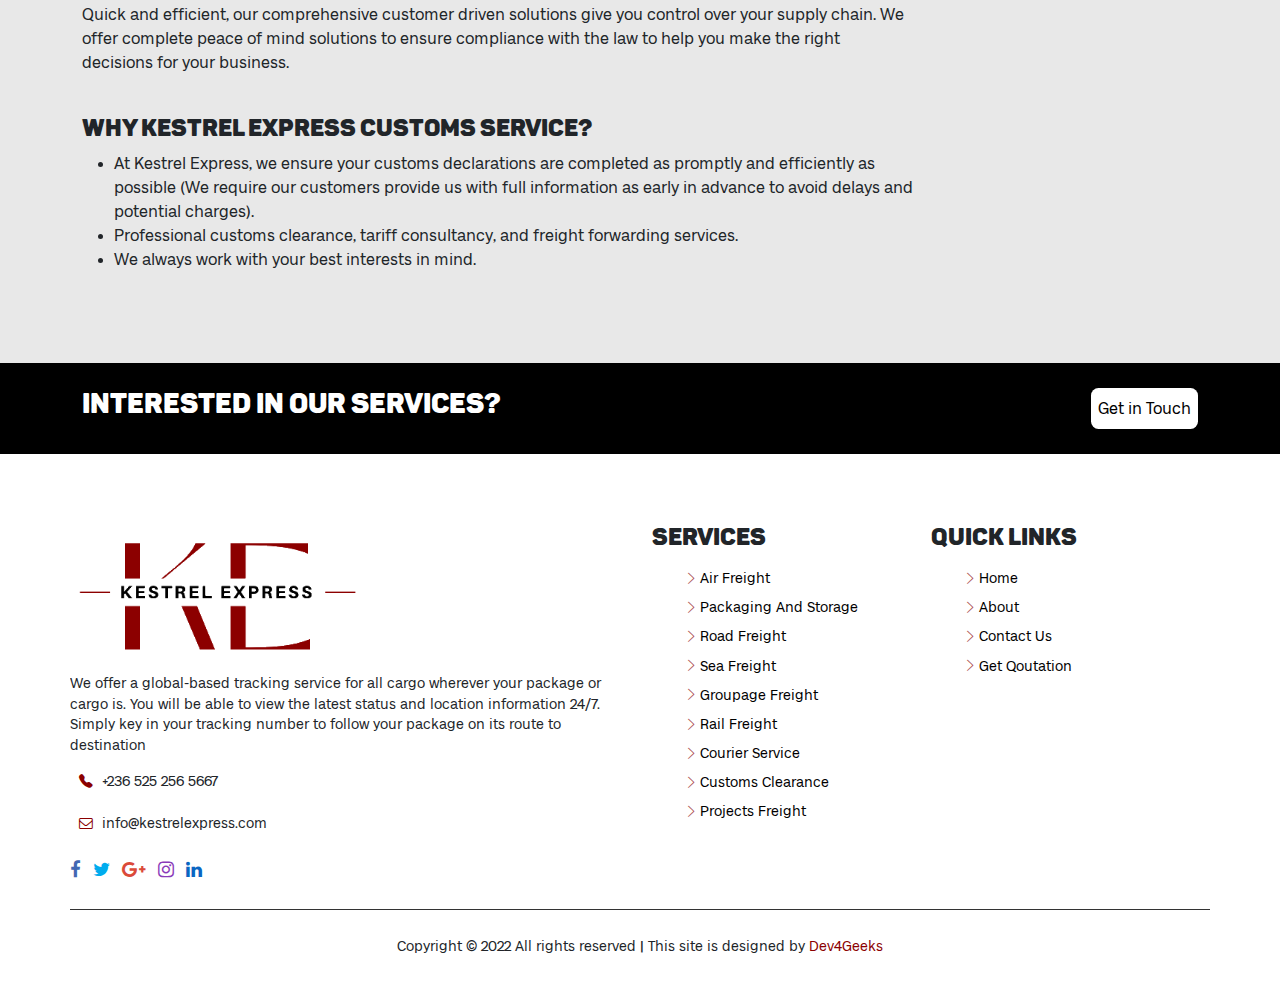
<file: cc.html>
<!-- Customs Clearance -->
<!DOCTYPE html>
<html lang="en">
<head>
    <meta charset="UTF-8">
    <meta http-equiv="X-UA-Compatible" content="IE=edge">
    <meta name="viewport" content="width=device-width, initial-scale=1.0">
    <link rel="stylesheet" href="static/vendors/bootstrap/css/bootstrap.css">
    <link rel="stylesheet" href="static/vendors/bootstrap-icons/bootstrap-icons.css">
    <link rel="stylesheet" href="static/vendors/tinyslider/tiny-slider.css">
    <link rel="stylesheet" href="static/css/flat-icons.css">
    <link rel="stylesheet" href="static/css/font-awesome.css">
    <link rel="stylesheet" href="static/css/main.css">
    <title>Customs Clearance</title>
</head>
<body>
    <section id="hero" class="about-sec service">
        <div id="topbar" class="">
            <div class="container d-flex justify-content-center justify-content-md-between">
            <div class="contact-info d-flex align-items-center">
                <i class="bi bi-phone d-flex align-items-center"><span>+44 7902 540989</span></i>
                <i class="bi bi-phone d-flex align-items-center ms-4"><span>+263 71 706 3610</span></i>
                <i class="bi bi-phone d-flex align-items-center ms-4"><span>+254 726 867061</span></i>
                <i class="bi bi-clock d-flex align-items-center ms-4"><span> Mon-Fri: 09AM - 05PM</span></i>
            </div>
        
            </div>
        </div>
        <header id="header" class="d-flex align-items-center">
            <div class="container-fluid container-xl d-flex align-items-center justify-content-lg-between">
                <a href="index.html" class="logo me-auto me-lg-0"><img src="static/images/logo.jpg" alt="" class="img-fluid"></a>
            <nav id="navbar" class="navbar order-last order-lg-0 blurry">
                <ul>
                <li><a class="nav-link scrollto " href="index.html">Home</a></li>
                <li class="dropdown nav-link " style="padding: unset !important;"><a href="#" class="active"><span>Services</span> <i class="bi bi-chevron-down"></i></a>
                    <ul>
                    <li><a href="af.html" >Air Freight</a></li>
                    <li><a href="ps.html">Packaging And Storage</a></li>
                    <li><a href="sf.html">Sea Freight</a></li>
                    <li><a href="gf.html">Groupage Freight</a></li>
                    <li><a href="rdf.html">Road Freight</a></li>
                    <li><a href="rf.html">Rail Freight</a></li>
                    <li><a href="cs.html">Courier Service</a></li>
                    <li><a href="cc.html"  class="active">Customs Clearance</a></li>
                    <li><a href="pf.html">Projects Freight</a></li>
                    
                    </ul>
                </li>
                <li><a class="nav-link scrollto " href="about.html">About</a></li>
                
                <li><a class="nav-link scrollto " href="contact.html">Contact Us</a></li>
                <li><a class="nav-link scrollto hidden" id="mobile-qoute" href="qoute.html">Get Qoutation</a></li>

                </ul>
                <i class="bi bi-list mobile-nav-toggle primary-text ms-4"></i>
            </nav><!-- .navbar -->
            <div class="btns">
                <a href="qoute.html" id="nav-get-qoute" class="btn btn-danger animated fadeInUp scrollto">Get Quote</a>
            </div>
            </div>
        </header><!-- End Header -->
        <div class="container text-center text-lg-start h80 intro-text center-items " data-aos="zoom-in" data-aos-delay="100">
            <div class="w100 h100 center-items">
                <div class="col-md-6 intro-text center-items d-col">
                    <h1><b style="color: #b7b7b7;">Services</b></h1>
                    <h1><b style="color: #b7b7b7;">Customs Clearance</b></h1>
                </div>

            </div>
        </div>
    </section>
    <section id="service">
        <div class="container">
            <div class="row">
                <div class="col-md-9">

                   <img class="img-fluid" src="static/images/services/8.jpg" alt="">

                   <p>Brexit presented new challenges in the way we work, and it is vital that you get your customs declaration and processes right the first time. At Kestrel Express Ltd we work diligently to maximize our preparedness to match an ever-evolving environment. </p>				
                   <p>Trust us to handle all your customs clearance needs in the knowledge that you can depend on our wide-ranging expertise and solutions. We work to protect your business and cargo by following prescribed checklists. </p>
                   <p>Quick and efficient, our comprehensive customer driven solutions give you control over your supply chain. We offer complete peace of mind solutions to ensure compliance with the law to help you make the right decisions for your business. </p>
                   <br/>
                   <h4>Why Kestrel Express Customs Service? </h4>
                       <ul>
                           <li>At Kestrel Express, we ensure your customs declarations are completed as promptly and efficiently as possible (We require our customers provide us with full information as early in advance to avoid delays and potential charges). </li>
                           <li>Professional customs clearance, tariff consultancy, and freight forwarding services. </li>
                           <li>We always work with your best interests in mind. </li>
                       </ul> 
					
                </div>
                <!-- right column -->
                <div class="col-md-3 col-md-pull-9 col-sm-12 col-xs-12 h100" id="side-bar">
                    <div class="theiaStickySidebar">
                        <div class="side-bar-services">
                            <ul class="side-bar-list">
                                <li ><a href="af.html">Air Freight</a></li>
                                <li><a href="sf.html">Sea Freight</a></li>
                                <li><a href="rdf.html">Road Freight</a></li>
                                <li><a href="rf.html">Rail Freight</a></li>
                                <li><a href="gf.html">Groupage Service</a></li>
                                <li><a href="cs.html">Courier Service</a></li>
                                <li  class="sidebar-active"><a href="cc.html">Customs Clearance</a></li>
                                <li><a href="ps.html">Packaging and Storage</a></li>
                                <li><a href="pf.html">Projects Freight</a></li>
                            </ul>
                        </div>
                    </div>

                </div>
            </div>
        </div>
    </section>
    <section id= 'big-footer pos-relative'>
        <div class="connect"> 
          <div class="container spaced-items tertiary-text">
            <h3>Interested in our services? </h3>
            <a class="center-items" href="contact.html">Get in Touch</a>

          </div>
        </div>
        <div class="container footer">
          <div class="row">
            <div class="col-md-6 col-lg-6 ">
              <div class="footer-image">
                <img src="static/images/logo.jpg" class="img-fluid footer-img" alt="ke-image">
              </div>
              <p>We offer a global-based tracking service for all cargo wherever your package or cargo is. You will be able to view the latest status and location information 24/7. Simply key in your tracking number to follow your package on its route to destination</p>
              <div class="footer-links">
                <p><i class="icon bi bi-telephone-fill"></i>+236 525 256 5667</p>
                <p><i class="icon fa fa-envelope-o"></i>info@kestrelexpress.com</p>
    
              </div>
              <div class="social-links-two clearfix"> 
                <a href="https://www.facebook.com/kestrelxp" class="facebook img-circle"><span class="fa fa-facebook-f"></span></a> 
                <a href="https://twitter.com/kestrelexpress" class="twitter img-circle"><span class="fa fa-twitter"></span></a> 
                <a href="https://g.page/r/CZP_4YIkBgsyEA0" class="google-plus img-circle"><span class="fa fa-google-plus"></span></a> 
                <a href="https://www.instagram.com/kestrelexpress/" class="instagram img-circle"><span class="fa fa-instagram"></span></a> 
                <a href="https://www.linkedin.com/company/kestrel-express-ltd" class="linkedin img-circle"><span class="fa fa-linkedin"></span></a> </div>
          
            </div>
            <div class="col-md-6  row">
              <div class="col-md-6 footers-quick-links ">
                <h4>Services</h4>  
                <ul>
                  <li><a href="af.html"><i class="bi bi-chevron-right chev"></i>Air Freight</a></li>
                  <li><a href="ps.html"><i class="bi bi-chevron-right chev"></i>Packaging And Storage</a></li>
                  <li><a href="rf.html"><i class="bi bi-chevron-right chev"></i>Road Freight</a></li>
                  <li><a href="sf.html"><i class="bi bi-chevron-right chev"></i>Sea Freight</a></li>
                  <li><a href="gf.html"><i class="bi bi-chevron-right chev"></i>Groupage Freight</a></li>
                  <li><a href="rf.html"><i class="bi bi-chevron-right chev"></i>Rail Freight</a></li>
                  <li><a href="cs.html"><i class="bi bi-chevron-right chev"></i>Courier Service</a></li>
                  <li><a href="cc.html"><i class="bi bi-chevron-right chev"></i>Customs Clearance</a></li>
                  <li><a href="pf.html"><i class="bi bi-chevron-right chev"></i>Projects Freight</a></li>
                </ul>
              </div>
              <div class="col-md-6 footers-quick-links">
                <h4>Quick Links</h4>
                  <ul>
                    <li><a href="index.html"><i class="bi bi-chevron-right chev"></i>Home</a></li>
                    <li><a href="about.html"><i class="bi bi-chevron-right chev"></i>About</a></li>
                    <li><a href="contact.html"><i class="bi bi-chevron-right chev"></i>Contact Us</a></li>
                    <li><a href="qoute.html"><i class="bi bi-chevron-right chev"></i>Get Qoutation</a></li>
                    
                  </ul>
              </div>
            </div>
          </div>
          <div class="made-by-me">
            <p>Copyright © 2022 All rights reserved | This site is designed by <a href="tel:+263713450076">Dev4Geeks</a></p>
          </div>
        </div>
    </section>
    <script src="static/js/jquery-3.3.1.min.js"></script>
    <script src="static/vendors/bootstrap/js/bootstrap.js"></script>
    <script src="static/vendors/aos/aos.js"></script>
    <script src="static/vendors/tinyslider/tiny-slider.js"></script>
    <script src="static/js/main.js"></script>
    <style>
      @media (max-width: 767px){
        .intro-text {
          margin-top: unset !important;
      }
      }
     
    </style>
    
</body>
</html>
</file>
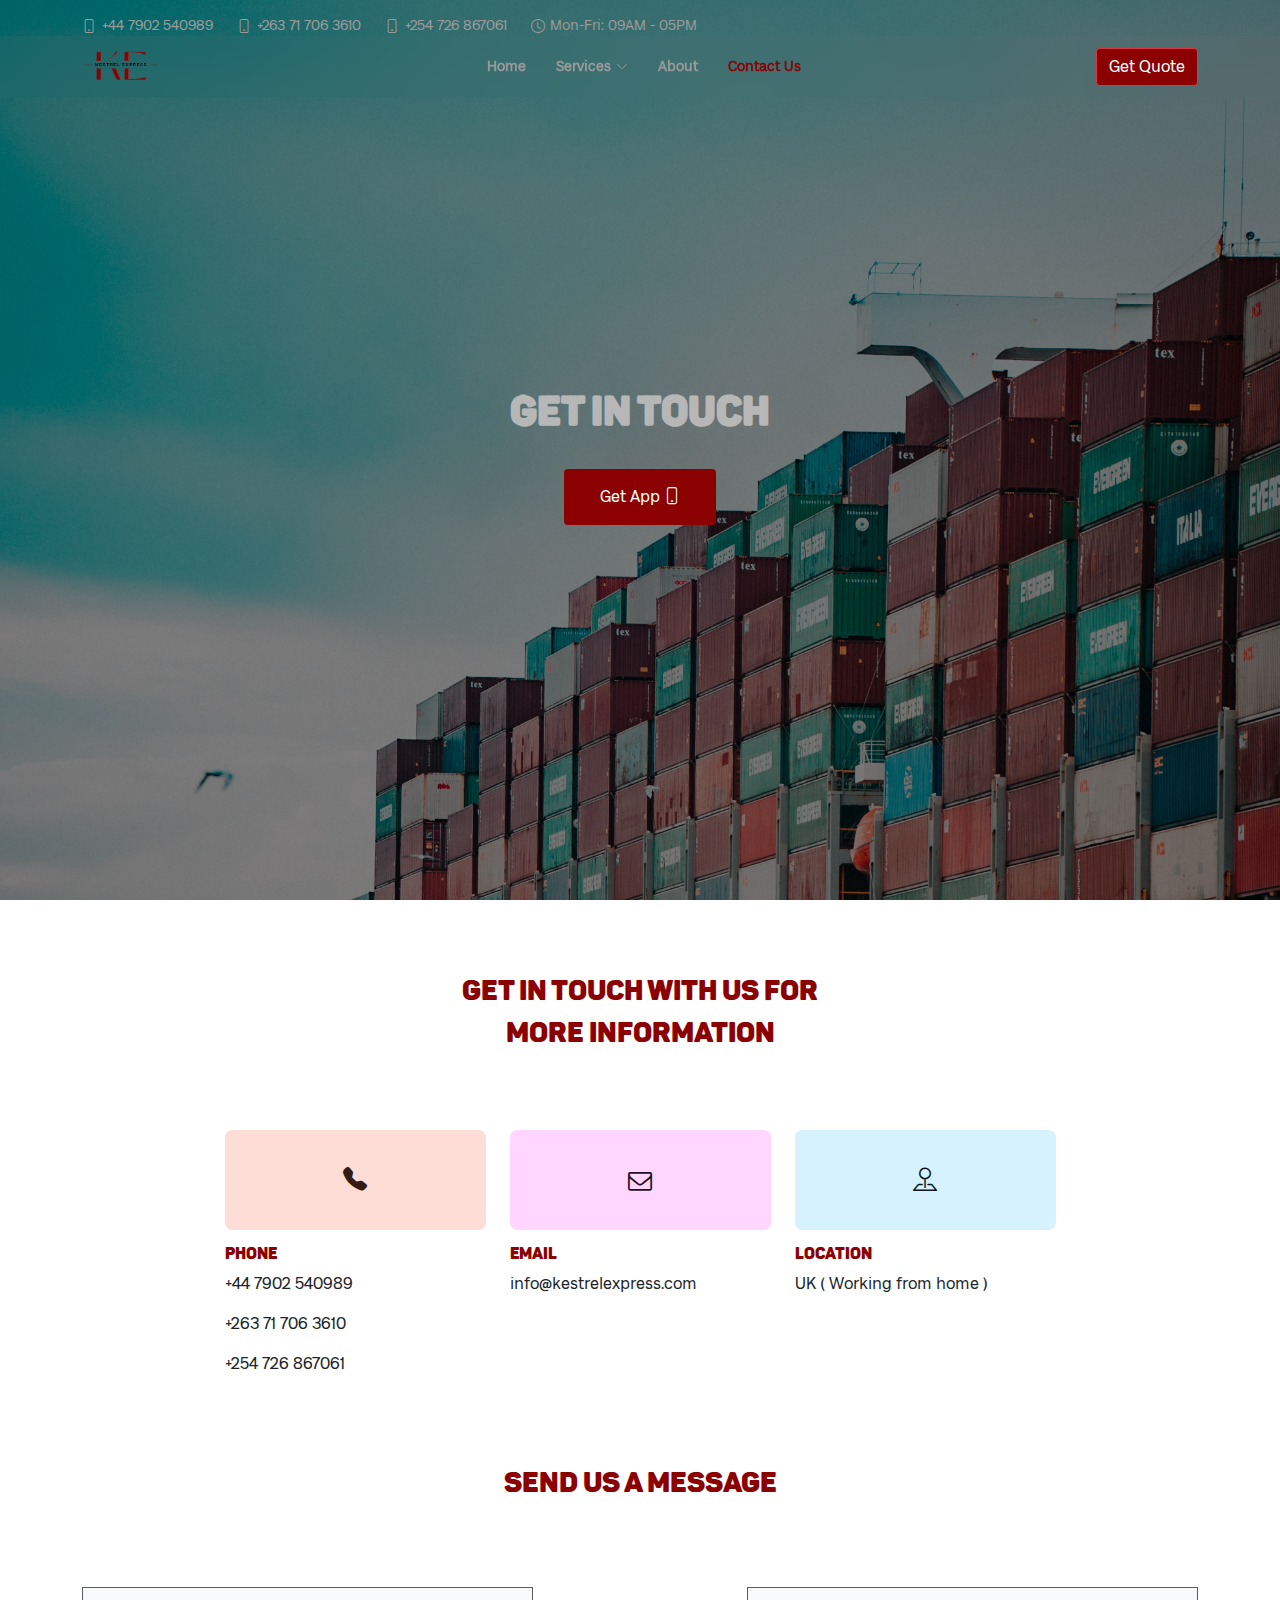
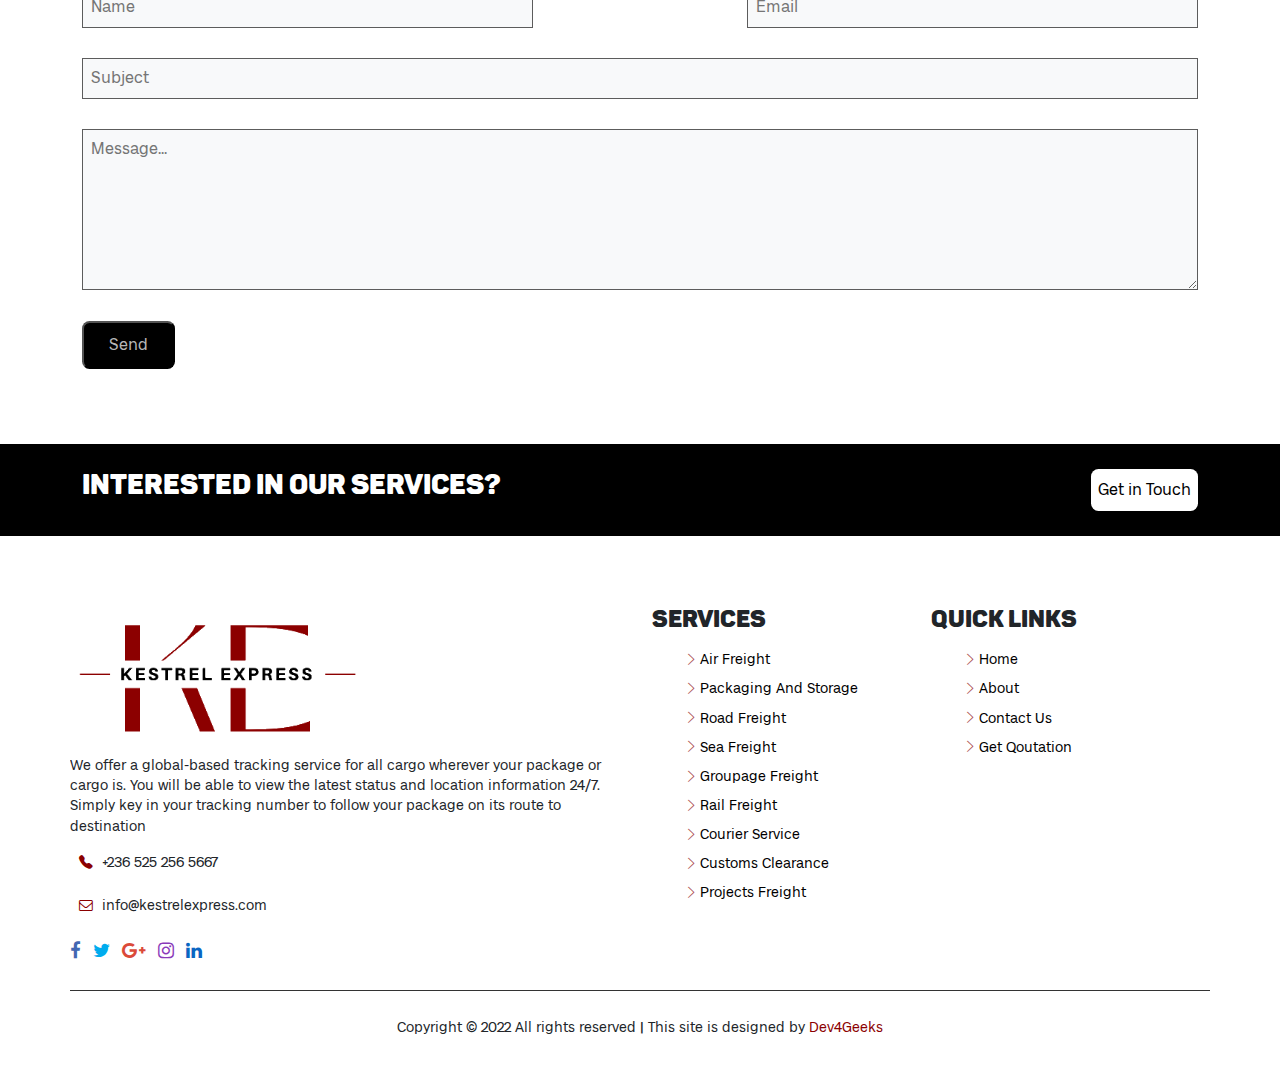
<file: contact.html>
<!DOCTYPE html>
<html lang="en">
<head>
    <meta charset="UTF-8">
    <meta http-equiv="X-UA-Compatible" content="IE=edge">
    <meta name="viewport" content="width=device-width, initial-scale=1.0">
    <link rel="stylesheet" href="static/vendors/bootstrap/css/bootstrap.css">
    <link rel="stylesheet" href="static/vendors/bootstrap-icons/bootstrap-icons.css">
    <link rel="stylesheet" href="static/vendors/tinyslider/tiny-slider.css">
    <link rel="stylesheet" href="static/css/flat-icons.css">
    <link rel="stylesheet" href="static/css/font-awesome.css">
    <link rel="stylesheet" href="static/css/main.css">
    <title>Contact Us</title>
</head>
<body>
    <section id="hero" class="about-sec">
        <div id="topbar" class="">
            <div class="container d-flex justify-content-center justify-content-md-between">
            <div class="contact-info d-flex align-items-center">
                <i class="bi bi-phone d-flex align-items-center"><span>+44 7902 540989</span></i>
                <i class="bi bi-phone d-flex align-items-center ms-4"><span>+263 71 706 3610</span></i>
                <i class="bi bi-phone d-flex align-items-center ms-4"><span>+254 726 867061</span></i>
                <i class="bi bi-clock d-flex align-items-center ms-4"><span> Mon-Fri: 09AM - 05PM</span></i>
            </div>
        
            </div>
        </div>
        <header id="header" class="d-flex align-items-center">
            <div class="container-fluid container-xl d-flex align-items-center justify-content-lg-between">
        
        
                <a href="index.html" class="logo me-auto me-lg-0"><img src="static/images/logo.jpg" alt="" class="img-fluid"></a>
        
            <nav id="navbar" class="navbar order-last order-lg-0 blurry">
                
                <ul>
                <li><a class="nav-link scrollto " href="index.html">Home</a></li>
                <li class="dropdown nav-link" style="padding: unset !important;"><a href="#"><span>Services</span> <i class="bi bi-chevron-down"></i></a>
                    <ul>
                    <li><a href="af.html" >Air Freight</a></li>
                    <li><a href="ps.html">Packaging And Storage</a></li>
                    <li><a href="sf.html">Sea Freight</a></li>
                    <li><a href="gf.html">Groupage Freight</a></li>
                    <li><a href="rdf.html">Road Freight</a></li>
                    <li><a href="rf.html">Rail Freight</a></li>
                    <li><a href="cs.html">Courier Service</a></li>
                    <li><a href="cc.html">Customs Clearance</a></li>
                    <li><a href="pf.html">Projects Freight</a></li>
                    
                    </ul>
                </li>
                <li><a class="nav-link scrollto " href="about.html">About</a></li>
                
                <li><a class="nav-link scrollto active" href="contact.html">Contact Us</a></li>
                <li><a class="nav-link scrollto hidden" id="mobile-qoute" href="qoute.html">Get Qoutation</a></li>

                </ul>
                <i class="bi bi-list mobile-nav-toggle primary-text ms-4"></i>
            </nav><!-- .navbar -->
            <div class="btns">
                <a href="qoute.html" id="nav-get-qoute" class="btn btn-danger animated fadeInUp scrollto">Get Quote</a>
            </div>
            </div>
        </header><!-- End Header -->
        <div class="container text-center text-lg-start h80 intro-text center-items " data-aos="zoom-in" data-aos-delay="100">
            <div class="w100 h100 center-items">
                <div class="col-md-6 intro-text center-items d-col">
                    <h1><b style="color: #b7b7b7;">GET IN TOUCH</b></h1>
                   <br>
                    <div class="btns">
                    <a href="services.html" class="btn primary-color tertiary-text read-more-btn">Get App <span class="bi bi-phone"></span></a>
                    </div>
                </div>

            </div>
        </div>
    </section>
    <section id="get-in-touch" class="spaced">
        <div class="container">
            <div>
                <h3 class="text-center primary-text">Get IN TOUCH WITH US for</h3>
                <h3 class="text-center primary-text">more information</h3>
            </div>
            <div class="row contact-snips">
                <div class="contact-snip col-md-3">
                    <div class="snip-icon center-items snip-phone">
                        <i class="bi bi-telephone-fill"></i>
                    </div>
                    <div class="snip-body">
                        <h6 class="primary-text">Phone</h6>
                        <p>+44 7902 540989</p>
                        <p>+263 71 706 3610</p>
                        <p>+254 726 867061</p>
                    </div>
                </div>  
                <div class="contact-snip col-md-3">
                    <div class="snip-icon center-items snip-mail">
                        <i class="fa fa-envelope-o"></i>
                    </div>
                    <div class="snip-body">
                        <h6  class="primary-text">Email</h6>
                        <p>info@kestrelexpress.com</p>
                    </div>
                </div>  
                <div class="contact-snip col-md-3">
                    <div class="snip-icon center-items snip-loc">
                        <i class="bi bi-pin-map"></i>
                    </div>
                    <div class="snip-body">
                        <h6  class="primary-text">Location</h6>
                        <p>UK ( Working from home ) </p>
                    </div>
                </div>  
            </div>
            
            <form class="ke-form-container spaced"  method="post"  action="php/contact.php">
                <div>
                    <h3 class="text-center primary-text">SEND US A Message</h3>
                    <BR></BR>
                </div>
                <div class="row spaced-items">
                    <div class="ke-input-con col-md-5">
                        <input type="text" class="ke-input" required name="name" id="name" placeholder="Name">
                    </div>
                    <div class="ke-input-con col-md-5">
                        <input type="email" class="ke-input"required name="email" id="name" placeholder="Email">
                    </div>
                </div>
                <div class="ke-input-con w100">
                    <input type="text" class="ke-input" required name="subject" id="name" placeholder="Subject">
                </div>
                <div class="ke-input-con w100">
                    <textarea placeholder="Message..." id="message" name="message" class="ke-input" rows="6" required=""></textarea>
                </div>
                <br>
                <button type="submit">Send</button>
            </form>
        </div>
    </section>
    <section id= 'big-footer pos-relative'>
        <div class="connect"> 
          <div class="container spaced-items tertiary-text">
            <h3>Interested in our services? </h3>
            <a class="center-items" href="contact.html">Get in Touch</a>

          </div>
        </div>
        <div class="container footer">
          <div class="row">
            <div class="col-md-6 col-lg-6 ">
              <div class="footer-image">
                <img src="static/images/logo.jpg" class="img-fluid footer-img" alt="ke-image">
              </div>
              <p>We offer a global-based tracking service for all cargo wherever your package or cargo is. You will be able to view the latest status and location information 24/7. Simply key in your tracking number to follow your package on its route to destination</p>
              <div class="footer-links">
                <p><i class="icon bi bi-telephone-fill"></i>+236 525 256 5667</p>
                <p><i class="icon fa fa-envelope-o"></i>info@kestrelexpress.com</p>
    
              </div>
              <div class="social-links-two clearfix"> 
                <a href="https://www.facebook.com/kestrelxp" class="facebook img-circle"><span class="fa fa-facebook-f"></span></a> 
                <a href="https://twitter.com/kestrelexpress" class="twitter img-circle"><span class="fa fa-twitter"></span></a> 
                <a href="https://g.page/r/CZP_4YIkBgsyEA0" class="google-plus img-circle"><span class="fa fa-google-plus"></span></a> 
                <a href="https://www.instagram.com/kestrelexpress/" class="instagram img-circle"><span class="fa fa-instagram"></span></a> 
                <a href="https://www.linkedin.com/company/kestrel-express-ltd" class="linkedin img-circle"><span class="fa fa-linkedin"></span></a> </div>
          
            </div>
            <div class="col-md-6  row">
              <div class="col-md-6 footers-quick-links ">
                <h4>Services</h4>  
                <ul>
                  <li><a href="af.html"><i class="bi bi-chevron-right chev"></i>Air Freight</a></li>
                  <li><a href="ps.html"><i class="bi bi-chevron-right chev"></i>Packaging And Storage</a></li>
                  <li><a href="rf.html"><i class="bi bi-chevron-right chev"></i>Road Freight</a></li>
                  <li><a href="sf.html"><i class="bi bi-chevron-right chev"></i>Sea Freight</a></li>
                  <li><a href="gf.html"><i class="bi bi-chevron-right chev"></i>Groupage Freight</a></li>
                  <li><a href="rf.html"><i class="bi bi-chevron-right chev"></i>Rail Freight</a></li>
                  <li><a href="cs.html"><i class="bi bi-chevron-right chev"></i>Courier Service</a></li>
                  <li><a href="cc.html"><i class="bi bi-chevron-right chev"></i>Customs Clearance</a></li>
                  <li><a href="pf.html"><i class="bi bi-chevron-right chev"></i>Projects Freight</a></li>
                </ul>
              </div>
              <div class="col-md-6 footers-quick-links">
                <h4>Quick Links</h4>
                  <ul>
                    <li><a href="index.html"><i class="bi bi-chevron-right chev"></i>Home</a></li>
                    <li><a href="about.html"><i class="bi bi-chevron-right chev"></i>About</a></li>
                    <li><a href="contact.html"><i class="bi bi-chevron-right chev"></i>Contact Us</a></li>
                    <li><a href="qoute.html"><i class="bi bi-chevron-right chev"></i>Get Qoutation</a></li>
                    
                  </ul>
              </div>
            </div>
          </div>
          <div class="made-by-me">
            <p>Copyright © 2022 All rights reserved | This site is designed by <a href="tel:+263713450076">Dev4Geeks</a></p>
          </div>
        </div>
    </section>
    <script src="static/js/jquery-3.3.1.min.js"></script>
    <script src="static/vendors/bootstrap/js/bootstrap.js"></script>
    <script src="static/vendors/aos/aos.js"></script>
    <script src="static/vendors/tinyslider/tiny-slider.js"></script>
    <script src="static/js/main.js"></script>
    <style>
      @media (max-width: 767px){
        .intro-text {
          margin-top: unset !important;
      }
      }
     
    </style>
    
</body>
</html>
</file>
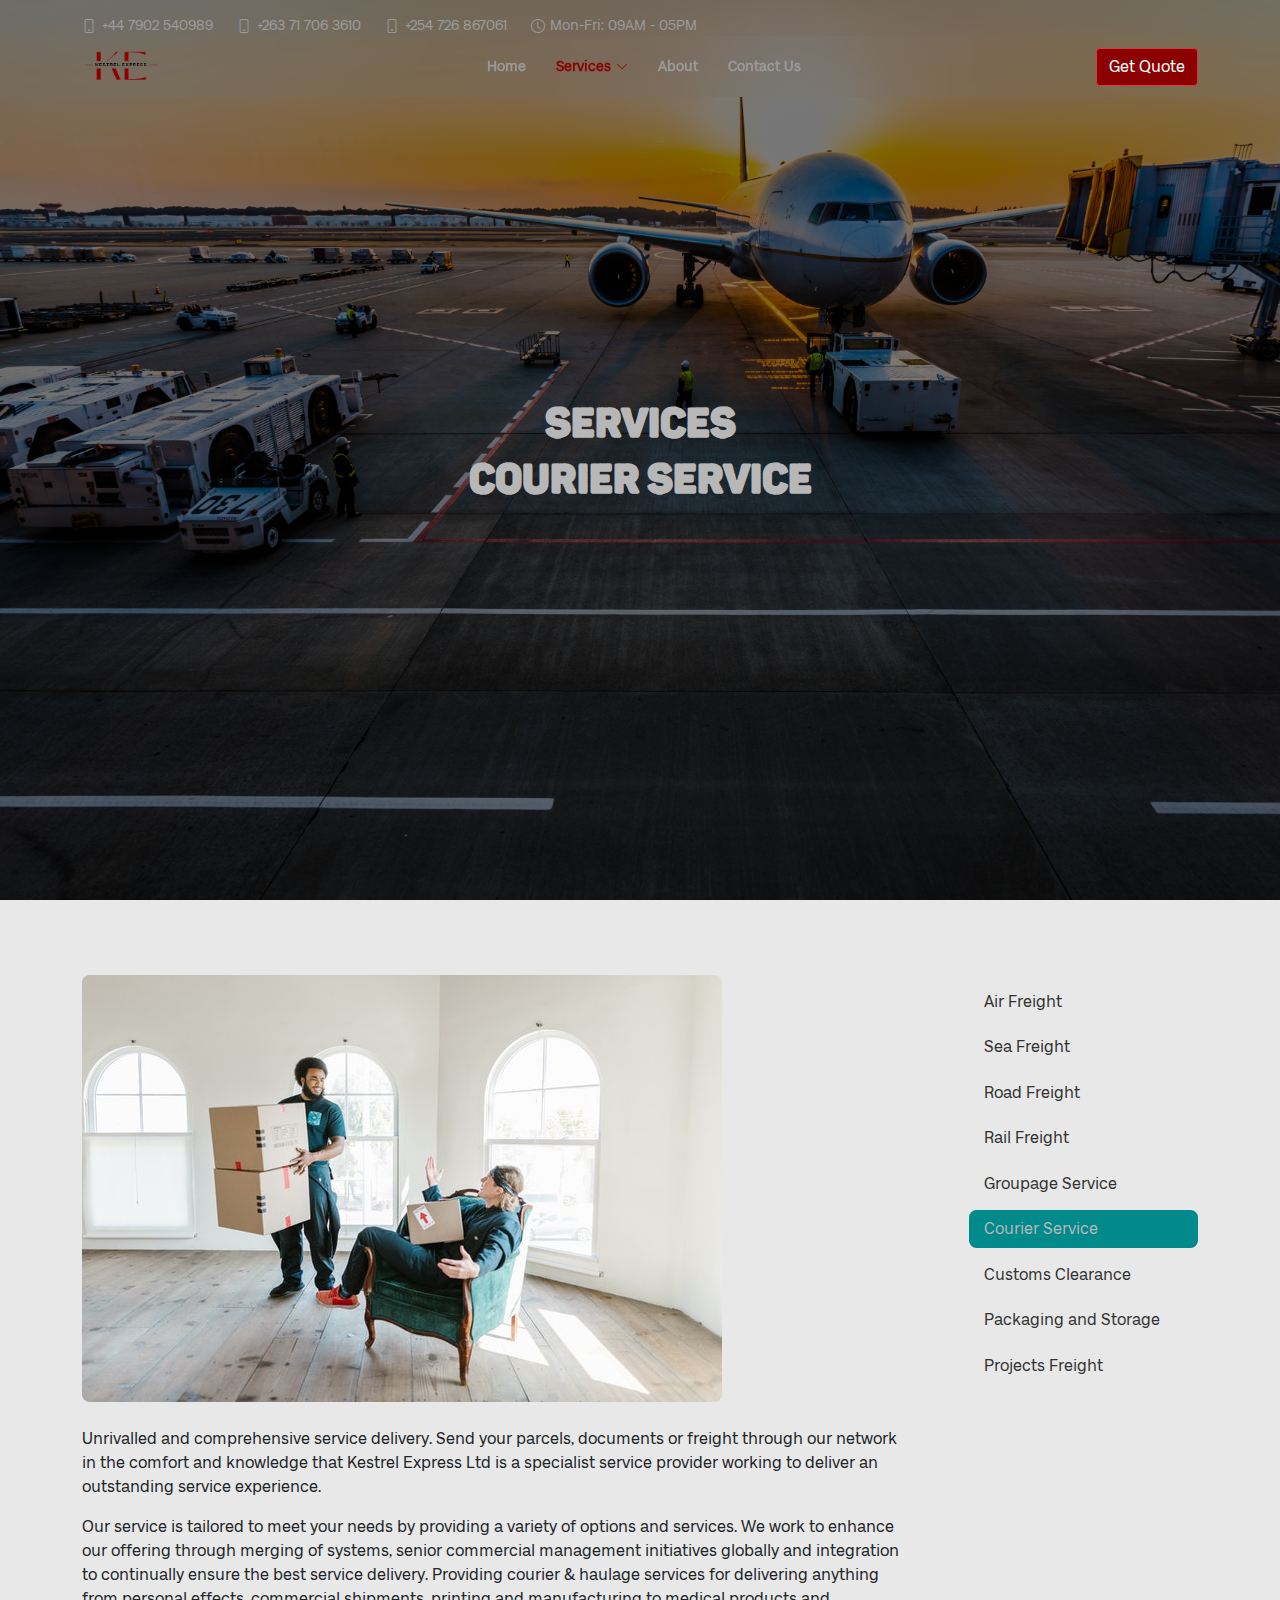
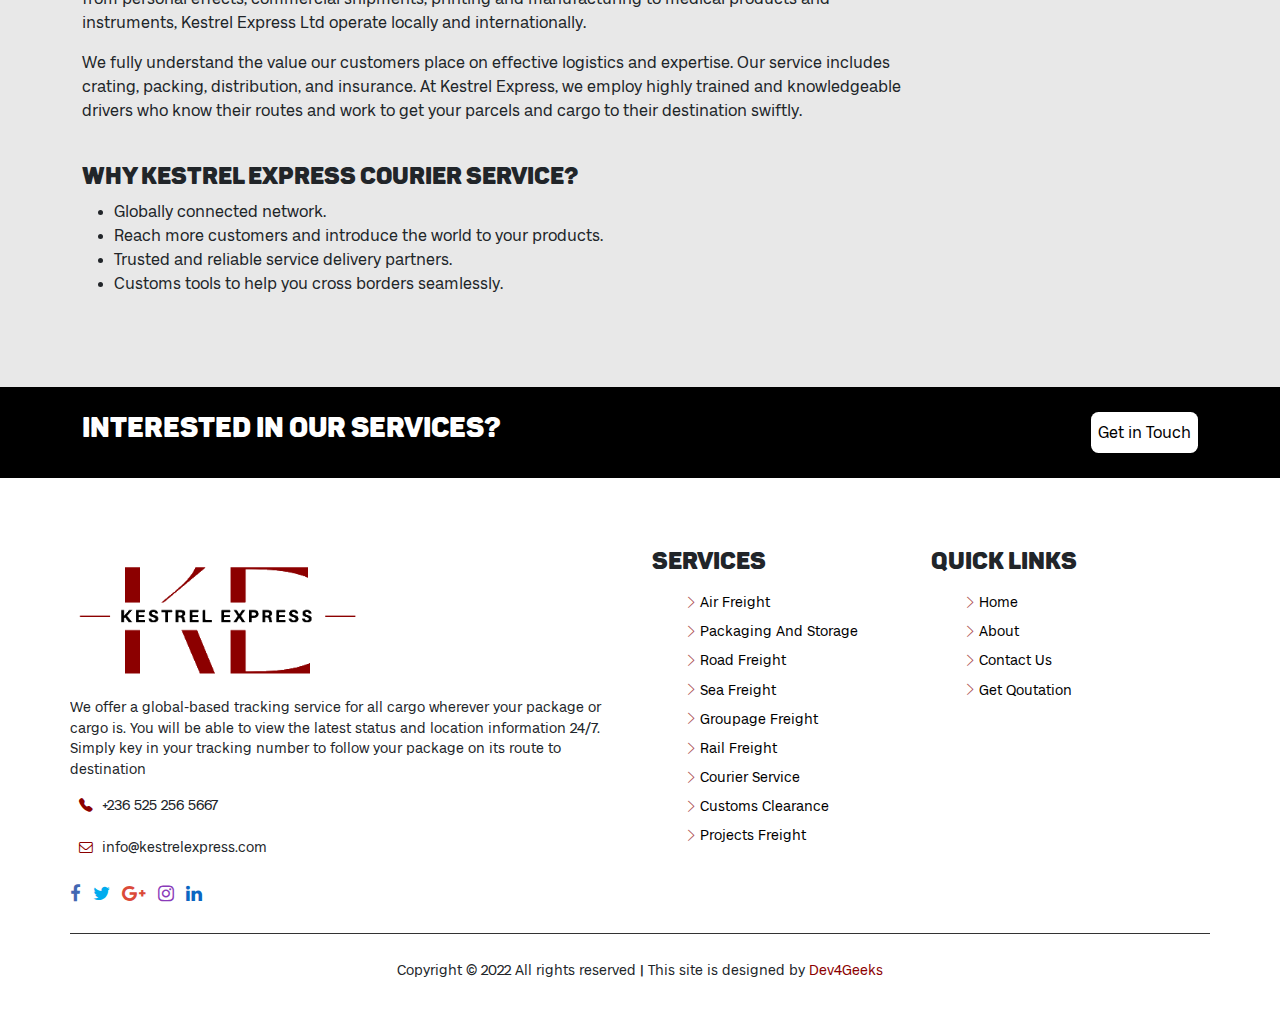
<file: cs.html>
<!-- Courier Service -->
<!DOCTYPE html>
<html lang="en">
<head>
    <meta charset="UTF-8">
    <meta http-equiv="X-UA-Compatible" content="IE=edge">
    <meta name="viewport" content="width=device-width, initial-scale=1.0">
    <link rel="stylesheet" href="static/vendors/bootstrap/css/bootstrap.css">
    <link rel="stylesheet" href="static/vendors/bootstrap-icons/bootstrap-icons.css">
    <link rel="stylesheet" href="static/vendors/tinyslider/tiny-slider.css">
    <link rel="stylesheet" href="static/css/flat-icons.css">
    <link rel="stylesheet" href="static/css/font-awesome.css">
    <link rel="stylesheet" href="static/css/main.css">
    <title>Courier Service</title>
</head>
<body>
    <section id="hero" class="about-sec service">
        <div id="topbar" class="">
            <div class="container d-flex justify-content-center justify-content-md-between">
            <div class="contact-info d-flex align-items-center">
                <i class="bi bi-phone d-flex align-items-center"><span>+44 7902 540989</span></i>
                <i class="bi bi-phone d-flex align-items-center ms-4"><span>+263 71 706 3610</span></i>
                <i class="bi bi-phone d-flex align-items-center ms-4"><span>+254 726 867061</span></i>
                <i class="bi bi-clock d-flex align-items-center ms-4"><span> Mon-Fri: 09AM - 05PM</span></i>
            </div>
        
            </div>
        </div>
        <header id="header" class="d-flex align-items-center">
            <div class="container-fluid container-xl d-flex align-items-center justify-content-lg-between">
                <a href="index.html" class="logo me-auto me-lg-0"><img src="static/images/logo.jpg" alt="" class="img-fluid"></a>
            <nav id="navbar" class="navbar order-last order-lg-0 blurry">
                <ul>
                <li><a class="nav-link scrollto " href="index.html">Home</a></li>
                <li class="dropdown nav-link " style="padding: unset !important;"><a href="#" class="active"><span>Services</span> <i class="bi bi-chevron-down"></i></a>
                    <ul>
                    <li><a href="af.html" >Air Freight</a></li>
                    <li><a href="ps.html">Packaging And Storage</a></li>
                    <li><a href="sf.html">Sea Freight</a></li>
                    <li><a href="gf.html">Groupage Freight</a></li>
                    <li><a href="rdf.html">Road Freight</a></li>
                    <li><a href="rf.html">Rail Freight</a></li>
                    <li><a href="cs.html" class="active">Courier Service</a></li>
                    <li><a href="cc.html">Customs Clearance</a></li>
                    <li><a href="pf.html">Projects Freight</a></li>
                    
                    </ul>
                </li>
                <li><a class="nav-link scrollto " href="about.html">About</a></li>
                
                <li><a class="nav-link scrollto " href="contact.html">Contact Us</a></li>
                <li><a class="nav-link scrollto hidden" id="mobile-qoute" href="qoute.html">Get Qoutation</a></li>

                </ul>
                <i class="bi bi-list mobile-nav-toggle primary-text ms-4"></i>
            </nav><!-- .navbar -->
            <div class="btns">
                <a href="qoute.html" id="nav-get-qoute" class="btn btn-danger animated fadeInUp scrollto">Get Quote</a>
            </div>
            </div>
        </header><!-- End Header -->
        <div class="container text-center text-lg-start h80 intro-text center-items " data-aos="zoom-in" data-aos-delay="100">
            <div class="w100 h100 center-items">
                <div class="col-md-6 intro-text center-items d-col">
                    <h1><b style="color: #b7b7b7;">Services</b></h1>
                    <h1><b style="color: #b7b7b7;">Courier Service</b></h1>
                </div>

            </div>
        </div>
    </section>
    <section id="service">
        <div class="container">
            <div class="row">
                <div class="col-md-9">

                   <img class="img-fluid" src="static/images/services/2.jpg" alt="">

                 
                   <p>Unrivalled and comprehensive service delivery. Send your parcels, documents or freight through our network in the comfort and knowledge that Kestrel Express Ltd is a specialist service provider working to deliver an outstanding service experience. </p>				
                   <p>Our service is tailored to meet your needs by providing a variety of options and services. We work to enhance our offering through merging of systems, senior commercial management initiatives globally and integration to continually ensure the best service delivery. Providing courier & haulage services for delivering anything from personal effects, commercial shipments, printing and manufacturing to medical products and instruments, Kestrel Express Ltd operate locally and internationally. </p>
                   <p>We fully understand the value our customers place on effective logistics and expertise. Our service includes crating, packing, distribution, and insurance. At Kestrel Express, we employ highly trained and knowledgeable drivers who know their routes and work to get your parcels and cargo to their destination swiftly. </p>
                   <br/>
                   <h4>Why Kestrel Express Courier Service? </h4>
                       <ul>
                           <li>Globally connected network. </li>
                           <li>Reach more customers and introduce the world to your products. </li>
                           <li>Trusted and reliable service delivery partners. </li>
                           <li>Customs tools to help you cross borders seamlessly.</li>
                       </ul> 
                   
					
                </div>
                <!-- right column -->
                <div class="col-md-3 col-md-pull-9 col-sm-12 col-xs-12 h100" id="side-bar">
                    <div class="theiaStickySidebar">
                        <div class="side-bar-services">
                            <ul class="side-bar-list">
                                <li ><a href="af.html">Air Freight</a></li>
                                <li><a href="sf.html">Sea Freight</a></li>
                                <li><a href="rdf.html">Road Freight</a></li>
                                <li><a href="rf.html">Rail Freight</a></li>
                                <li><a href="gf.html">Groupage Service</a></li>
                                <li class="sidebar-active"><a href="cs.html">Courier Service</a></li>
                                <li><a href="cc.html">Customs Clearance</a></li>
                                <li><a href="ps.html">Packaging and Storage</a></li>
                                <li><a href="pf.html">Projects Freight</a></li>
                            </ul>
                        </div>
                    </div>

                </div>
            </div>
        </div>
    </section>
    <section id= 'big-footer pos-relative'>
        <div class="connect"> 
          <div class="container spaced-items tertiary-text">
            <h3>Interested in our services? </h3>
            <a class="center-items" href="contact.html">Get in Touch</a>

          </div>
        </div>
        <div class="container footer">
          <div class="row">
            <div class="col-md-6 col-lg-6 ">
              <div class="footer-image">
                <img src="static/images/logo.jpg" class="img-fluid footer-img" alt="ke-image">
              </div>
              <p>We offer a global-based tracking service for all cargo wherever your package or cargo is. You will be able to view the latest status and location information 24/7. Simply key in your tracking number to follow your package on its route to destination</p>
              <div class="footer-links">
                <p><i class="icon bi bi-telephone-fill"></i>+236 525 256 5667</p>
                <p><i class="icon fa fa-envelope-o"></i>info@kestrelexpress.com</p>
    
              </div>
              <div class="social-links-two clearfix"> 
                <a href="https://www.facebook.com/kestrelxp" class="facebook img-circle"><span class="fa fa-facebook-f"></span></a> 
                <a href="https://twitter.com/kestrelexpress" class="twitter img-circle"><span class="fa fa-twitter"></span></a> 
                <a href="https://g.page/r/CZP_4YIkBgsyEA0" class="google-plus img-circle"><span class="fa fa-google-plus"></span></a> 
                <a href="https://www.instagram.com/kestrelexpress/" class="instagram img-circle"><span class="fa fa-instagram"></span></a> 
                <a href="https://www.linkedin.com/company/kestrel-express-ltd" class="linkedin img-circle"><span class="fa fa-linkedin"></span></a> </div>
          
            </div>
            <div class="col-md-6  row">
              <div class="col-md-6 footers-quick-links ">
                <h4>Services</h4>  
                <ul>
                  <li><a href="af.html"><i class="bi bi-chevron-right chev"></i>Air Freight</a></li>
                  <li><a href="ps.html"><i class="bi bi-chevron-right chev"></i>Packaging And Storage</a></li>
                  <li><a href="rf.html"><i class="bi bi-chevron-right chev"></i>Road Freight</a></li>
                  <li><a href="sf.html"><i class="bi bi-chevron-right chev"></i>Sea Freight</a></li>
                  <li><a href="gf.html"><i class="bi bi-chevron-right chev"></i>Groupage Freight</a></li>
                  <li><a href="rf.html"><i class="bi bi-chevron-right chev"></i>Rail Freight</a></li>
                  <li><a href="cs.html"><i class="bi bi-chevron-right chev"></i>Courier Service</a></li>
                  <li><a href="cc.html"><i class="bi bi-chevron-right chev"></i>Customs Clearance</a></li>
                  <li><a href="pf.html"><i class="bi bi-chevron-right chev"></i>Projects Freight</a></li>
                </ul>
              </div>
              <div class="col-md-6 footers-quick-links">
                <h4>Quick Links</h4>
                  <ul>
                    <li><a href="index.html"><i class="bi bi-chevron-right chev"></i>Home</a></li>
                    <li><a href="about.html"><i class="bi bi-chevron-right chev"></i>About</a></li>
                    <li><a href="contact.html"><i class="bi bi-chevron-right chev"></i>Contact Us</a></li>
                    <li><a href="qoute.html"><i class="bi bi-chevron-right chev"></i>Get Qoutation</a></li>
                    
                  </ul>
              </div>
            </div>
          </div>
          <div class="made-by-me">
            <p>Copyright © 2022 All rights reserved | This site is designed by <a href="tel:+263713450076">Dev4Geeks</a></p>
          </div>
        </div>
    </section>
    <script src="static/js/jquery-3.3.1.min.js"></script>
    <script src="static/vendors/bootstrap/js/bootstrap.js"></script>
    <script src="static/vendors/aos/aos.js"></script>
    <script src="static/vendors/tinyslider/tiny-slider.js"></script>
    <script src="static/js/main.js"></script>
    <style>
      @media (max-width: 767px){
        .intro-text {
          margin-top: unset !important;
      }
      }
     
    </style>
    
</body>
</html>
</file>
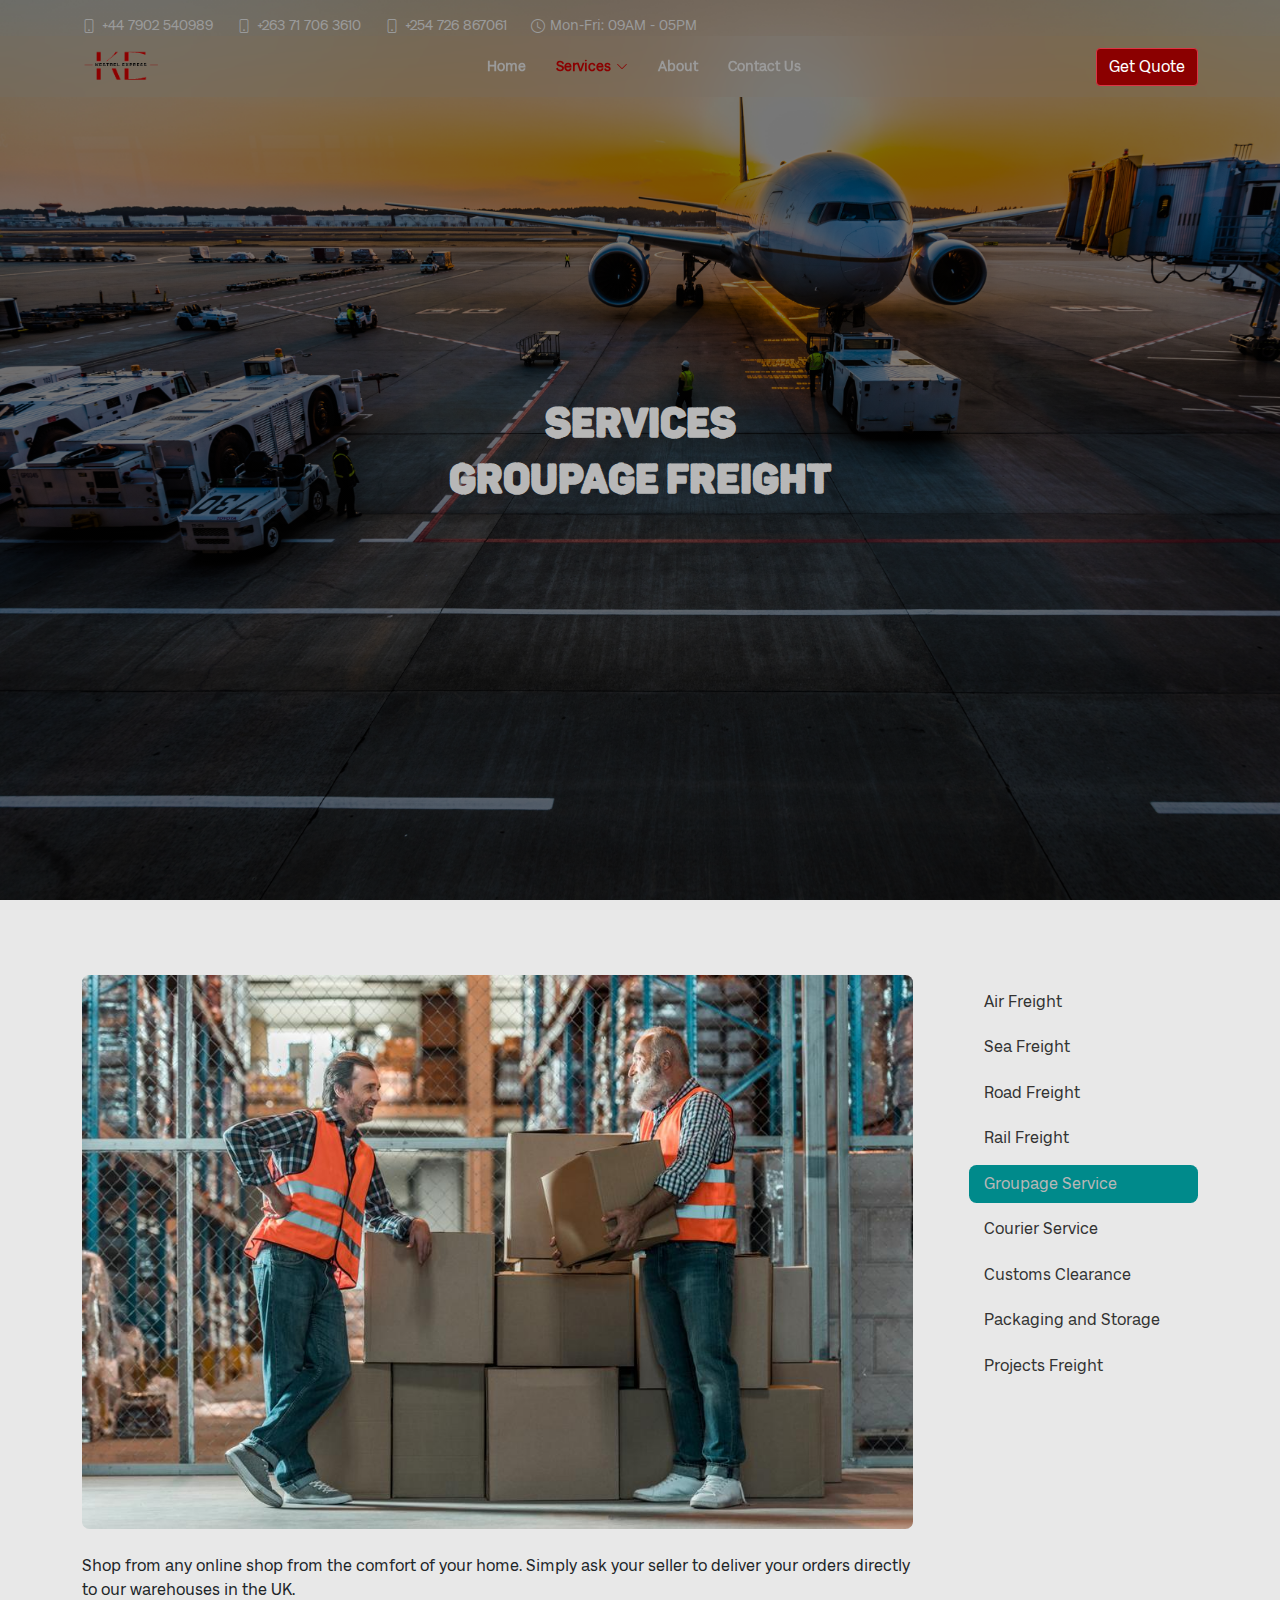
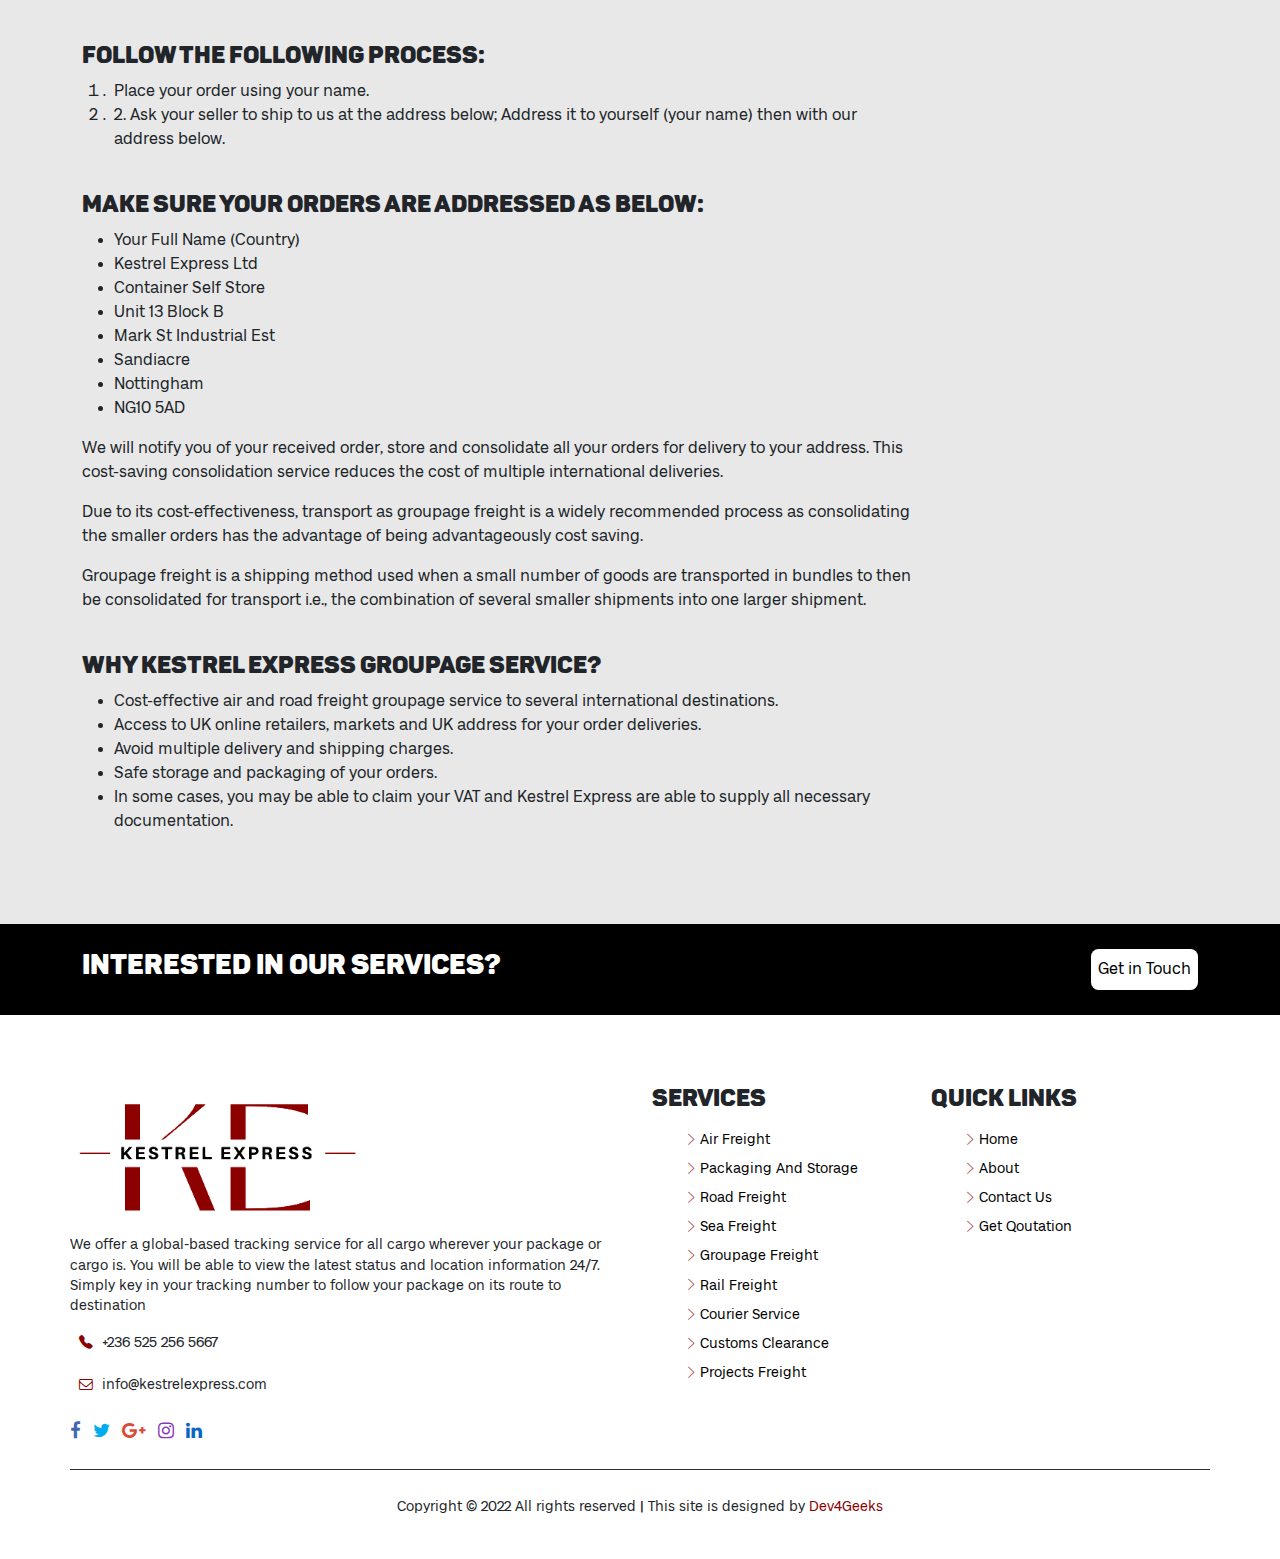
<file: gf.html>
<!-- Groupage Freight -->
<!DOCTYPE html>
<html lang="en">
<head>
    <meta charset="UTF-8">
    <meta http-equiv="X-UA-Compatible" content="IE=edge">
    <meta name="viewport" content="width=device-width, initial-scale=1.0">
    <link rel="stylesheet" href="static/vendors/bootstrap/css/bootstrap.css">
    <link rel="stylesheet" href="static/vendors/bootstrap-icons/bootstrap-icons.css">
    <link rel="stylesheet" href="static/vendors/tinyslider/tiny-slider.css">
    <link rel="stylesheet" href="static/css/flat-icons.css">
    <link rel="stylesheet" href="static/css/font-awesome.css">
    <link rel="stylesheet" href="static/css/main.css">
    <title>Groupage Freight</title>
</head>
<body>
    <section id="hero" class="about-sec service">
        <div id="topbar" class="">
            <div class="container d-flex justify-content-center justify-content-md-between">
            <div class="contact-info d-flex align-items-center">
                <i class="bi bi-phone d-flex align-items-center"><span>+44 7902 540989</span></i>
                <i class="bi bi-phone d-flex align-items-center ms-4"><span>+263 71 706 3610</span></i>
                <i class="bi bi-phone d-flex align-items-center ms-4"><span>+254 726 867061</span></i>
                <i class="bi bi-clock d-flex align-items-center ms-4"><span> Mon-Fri: 09AM - 05PM</span></i>
            </div>
        
            </div>
        </div>
        <header id="header" class="d-flex align-items-center">
            <div class="container-fluid container-xl d-flex align-items-center justify-content-lg-between">
                <a href="index.html" class="logo me-auto me-lg-0"><img src="static/images/logo.jpg" alt="" class="img-fluid"></a>
            <nav id="navbar" class="navbar order-last order-lg-0 blurry">
                <ul>
                <li><a class="nav-link scrollto " href="index.html">Home</a></li>
                <li class="dropdown nav-link " style="padding: unset !important;"><a href="#" class="active"><span>Services</span> <i class="bi bi-chevron-down"></i></a>
                    <ul>
                    <li><a href="af.html" >Air Freight</a></li>
                    <li><a href="ps.html">Packaging And Storage</a></li>
                    <li><a href="sf.html">Sea Freight</a></li>
                    <li><a href="gf.html" class="active">Groupage Freight</a></li>
                    <li><a href="rdf.html">Road Freight</a></li>
                    <li><a href="rf.html">Rail Freight</a></li>
                    <li><a href="cs.html" >Courier Service</a></li>
                    <li><a href="cc.html">Customs Clearance</a></li>
                    <li><a href="pf.html">Projects Freight</a></li>
                    
                    </ul>
                </li>
                <li><a class="nav-link scrollto " href="about.html">About</a></li>
                
                <li><a class="nav-link scrollto " href="contact.html">Contact Us</a></li>
                <li><a class="nav-link scrollto hidden" id="mobile-qoute" href="qoute.html">Get Qoutation</a></li>

                </ul>
                <i class="bi bi-list mobile-nav-toggle primary-text ms-4"></i>
            </nav><!-- .navbar -->
            <div class="btns">
                <a href="qoute.html" id="nav-get-qoute" class="btn btn-danger animated fadeInUp scrollto">Get Quote</a>
            </div>
            </div>
        </header><!-- End Header -->
        <div class="container text-center text-lg-start h80 intro-text center-items " data-aos="zoom-in" data-aos-delay="100">
            <div class="w100 h100 center-items">
                <div class="col-md-6 intro-text center-items d-col">
                    <h1><b style="color: #b7b7b7;">Services</b></h1>
                    <h1><b style="color: #b7b7b7;">Groupage Freight</b></h1>
                </div>

            </div>
        </div>
    </section>
    <section id="service">
        <div class="container">
            <div class="row">
                <div class="col-md-9">

                   <img class="img-fluid" src="static/images/services/5.jpg" alt="">

                   <p>Shop from any online shop from the comfort of your home. Simply ask your seller to deliver your orders directly to our warehouses in the UK.</p>
                   <br/>					
                   <h4>Follow the following process: </h4>
                       <ol>
                           <li>Place your order using your name. </li>
                           <li>2.	Ask your seller to ship to us at the address below; Address it to yourself (your name) then with our address below. </li>
                       </ol> 
                   <br/>	
                   <h4>MAKE SURE YOUR ORDERS ARE ADDRESSED AS BELOW: </h4>
                       <ul>
                           <li>Your Full Name (Country) </li>
                           <li>Kestrel Express Ltd  </li>
                           <li>Container Self Store </li>
                           <li>Unit 13 Block B</li>
                           <li>Mark St Industrial Est </li>
                           <li>Sandiacre </li>
                           <li>Nottingham</li>
                           <li>NG10 5AD </li>
                       </ul> 
                       
                   <p>We will notify you of your received order, store and consolidate all your orders for delivery to your address. This cost-saving consolidation service reduces the cost of multiple international deliveries. </p>
                   <p>Due to its cost-effectiveness, transport as groupage freight is a widely recommended process as consolidating the smaller orders has the advantage of being advantageously cost saving.</p>
                   <p>Groupage freight is a shipping method used when a small number of goods are transported in bundles to then be consolidated for transport i.e., the combination of several smaller shipments into one larger shipment.</p>
                   <br/>
                   <h4>Why Kestrel Express Groupage Service? </h4>
                       <ul>
                           <li>Cost-effective air and road freight groupage service to several international destinations. </li>
                           <li>Access to UK online retailers, markets and UK address for your order deliveries.  </li>
                           <li>Avoid multiple delivery and shipping charges. </li>
                           <li>Safe storage and packaging of your orders.</li>
                           <li>In some cases, you may be able to claim your VAT and Kestrel Express are able to supply all necessary documentation.</li>
                       </ul> 
					
                </div>
                <!-- right column -->
                <div class="col-md-3 col-md-pull-9 col-sm-12 col-xs-12 h100" id="side-bar">
                    <div class="theiaStickySidebar">
                        <div class="side-bar-services">
                            <ul class="side-bar-list">
                                <li ><a href="af.html">Air Freight</a></li>
                                <li><a href="sf.html">Sea Freight</a></li>
                                <li><a href="rdf.html">Road Freight</a></li>
                                <li><a href="rf.html">Rail Freight</a></li>
                                <li  class="sidebar-active"><a href="gf.html">Groupage Service</a></li>
                                <li><a href="cs.html">Courier Service</a></li>
                                <li><a href="cc.html">Customs Clearance</a></li>
                                <li><a href="ps.html">Packaging and Storage</a></li>
                                <li><a href="pf.html">Projects Freight</a></li>
                            </ul>
                        </div>
                    </div>

                </div>
            </div>
        </div>
    </section>
    <section id= 'big-footer pos-relative'>
        <div class="connect"> 
          <div class="container spaced-items tertiary-text">
            <h3>Interested in our services? </h3>
            <a class="center-items" href="contact.html">Get in Touch</a>

          </div>
        </div>
        <div class="container footer">
          <div class="row">
            <div class="col-md-6 col-lg-6 ">
              <div class="footer-image">
                <img src="static/images/logo.jpg" class="img-fluid footer-img" alt="ke-image">
              </div>
              <p>We offer a global-based tracking service for all cargo wherever your package or cargo is. You will be able to view the latest status and location information 24/7. Simply key in your tracking number to follow your package on its route to destination</p>
              <div class="footer-links">
                <p><i class="icon bi bi-telephone-fill"></i>+236 525 256 5667</p>
                <p><i class="icon fa fa-envelope-o"></i>info@kestrelexpress.com</p>
    
              </div>
              <div class="social-links-two clearfix"> 
                <a href="https://www.facebook.com/kestrelxp" class="facebook img-circle"><span class="fa fa-facebook-f"></span></a> 
                <a href="https://twitter.com/kestrelexpress" class="twitter img-circle"><span class="fa fa-twitter"></span></a> 
                <a href="https://g.page/r/CZP_4YIkBgsyEA0" class="google-plus img-circle"><span class="fa fa-google-plus"></span></a> 
                <a href="https://www.instagram.com/kestrelexpress/" class="instagram img-circle"><span class="fa fa-instagram"></span></a> 
                <a href="https://www.linkedin.com/company/kestrel-express-ltd" class="linkedin img-circle"><span class="fa fa-linkedin"></span></a> </div>
          
            </div>
            <div class="col-md-6  row">
              <div class="col-md-6 footers-quick-links ">
                <h4>Services</h4>  
                <ul>
                  <li><a href="af.html"><i class="bi bi-chevron-right chev"></i>Air Freight</a></li>
                  <li><a href="ps.html"><i class="bi bi-chevron-right chev"></i>Packaging And Storage</a></li>
                  <li><a href="rf.html"><i class="bi bi-chevron-right chev"></i>Road Freight</a></li>
                  <li><a href="sf.html"><i class="bi bi-chevron-right chev"></i>Sea Freight</a></li>
                  <li><a href="gf.html"><i class="bi bi-chevron-right chev"></i>Groupage Freight</a></li>
                  <li><a href="rf.html"><i class="bi bi-chevron-right chev"></i>Rail Freight</a></li>
                  <li><a href="cs.html"><i class="bi bi-chevron-right chev"></i>Courier Service</a></li>
                  <li><a href="cc.html"><i class="bi bi-chevron-right chev"></i>Customs Clearance</a></li>
                  <li><a href="pf.html"><i class="bi bi-chevron-right chev"></i>Projects Freight</a></li>
                </ul>
              </div>
              <div class="col-md-6 footers-quick-links">
                <h4>Quick Links</h4>
                  <ul>
                    <li><a href="index.html"><i class="bi bi-chevron-right chev"></i>Home</a></li>
                    <li><a href="about.html"><i class="bi bi-chevron-right chev"></i>About</a></li>
                    <li><a href="contact.html"><i class="bi bi-chevron-right chev"></i>Contact Us</a></li>
                    <li><a href="qoute.html"><i class="bi bi-chevron-right chev"></i>Get Qoutation</a></li>
                    
                  </ul>
              </div>
            </div>
          </div>
          <div class="made-by-me">
            <p>Copyright © 2022 All rights reserved | This site is designed by <a href="tel:+263713450076">Dev4Geeks</a></p>
          </div>
        </div>
    </section>
    <script src="static/js/jquery-3.3.1.min.js"></script>
    <script src="static/vendors/bootstrap/js/bootstrap.js"></script>
    <script src="static/vendors/aos/aos.js"></script>
    <script src="static/vendors/tinyslider/tiny-slider.js"></script>
    <script src="static/js/main.js"></script>
    <style>
      @media (max-width: 767px){
        .intro-text {
          margin-top: unset !important;
      }
      }
     
    </style>
    
</body>
</html>
</file>
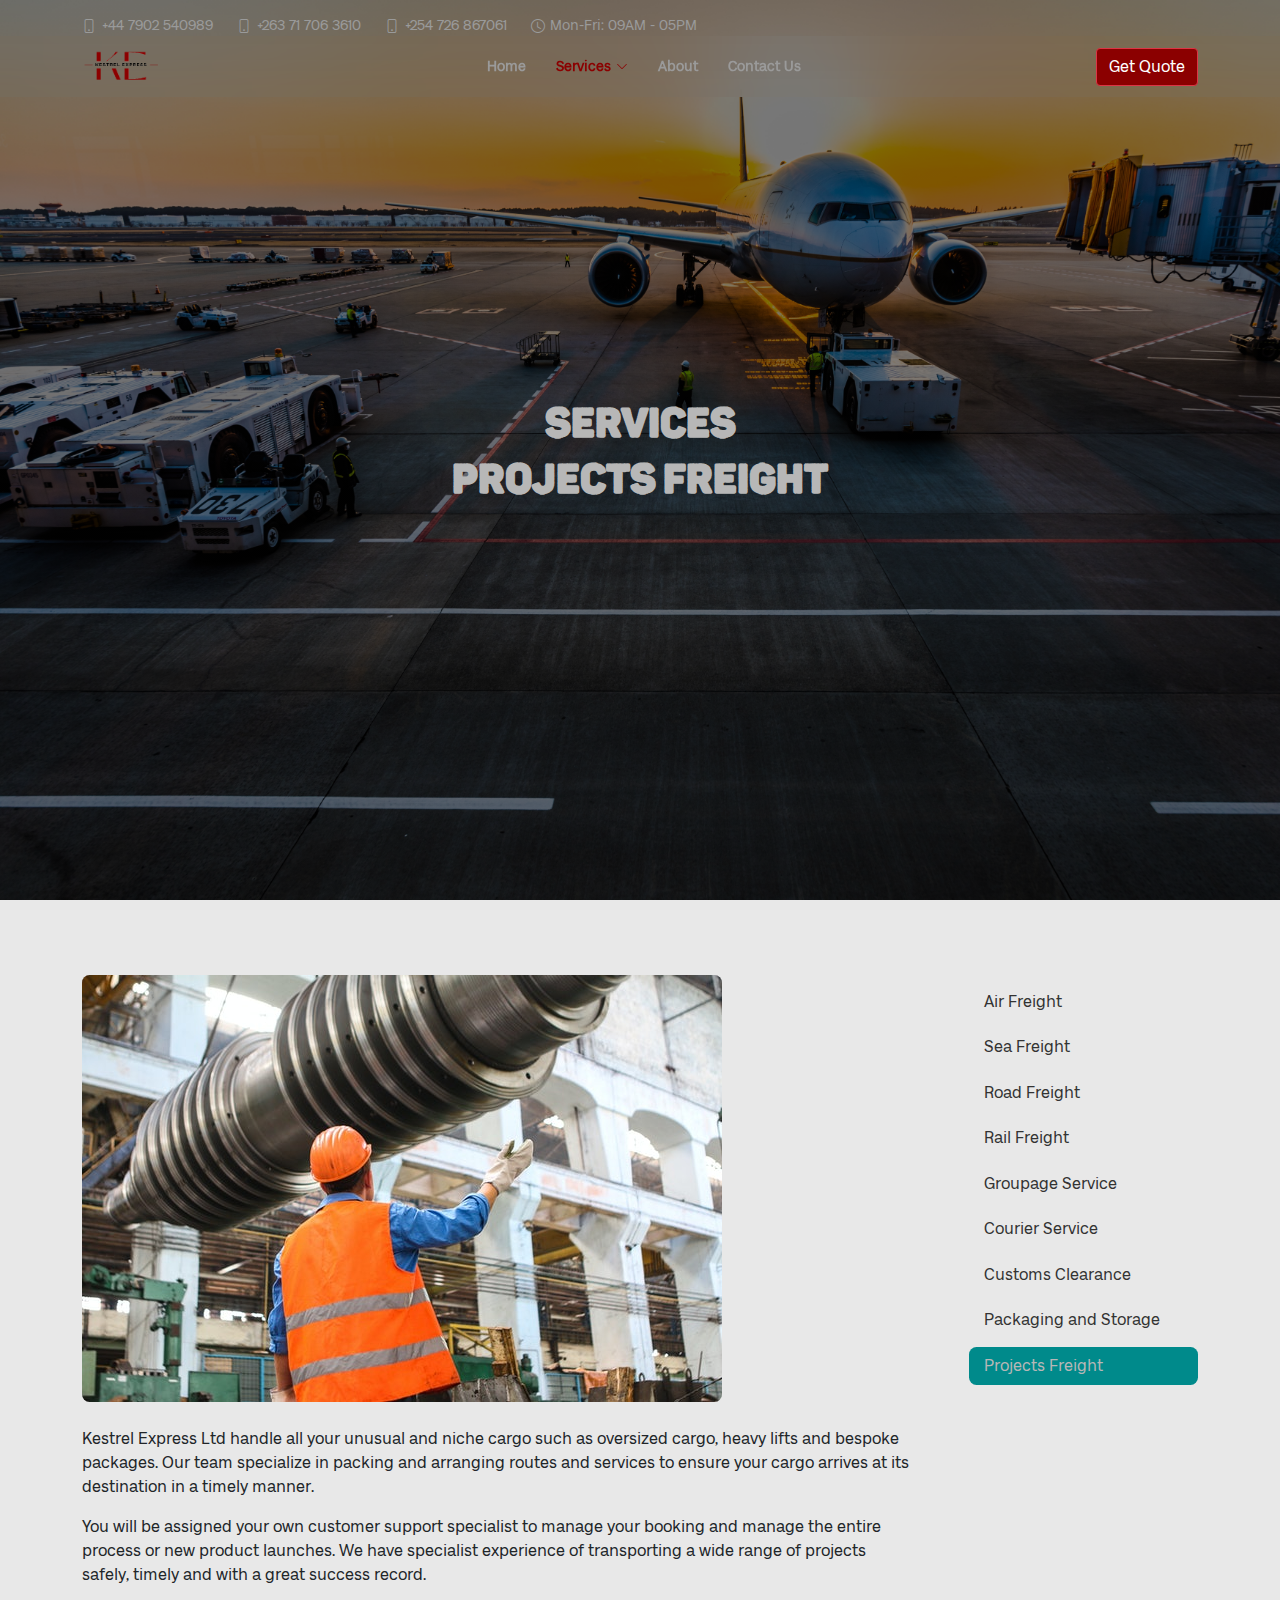
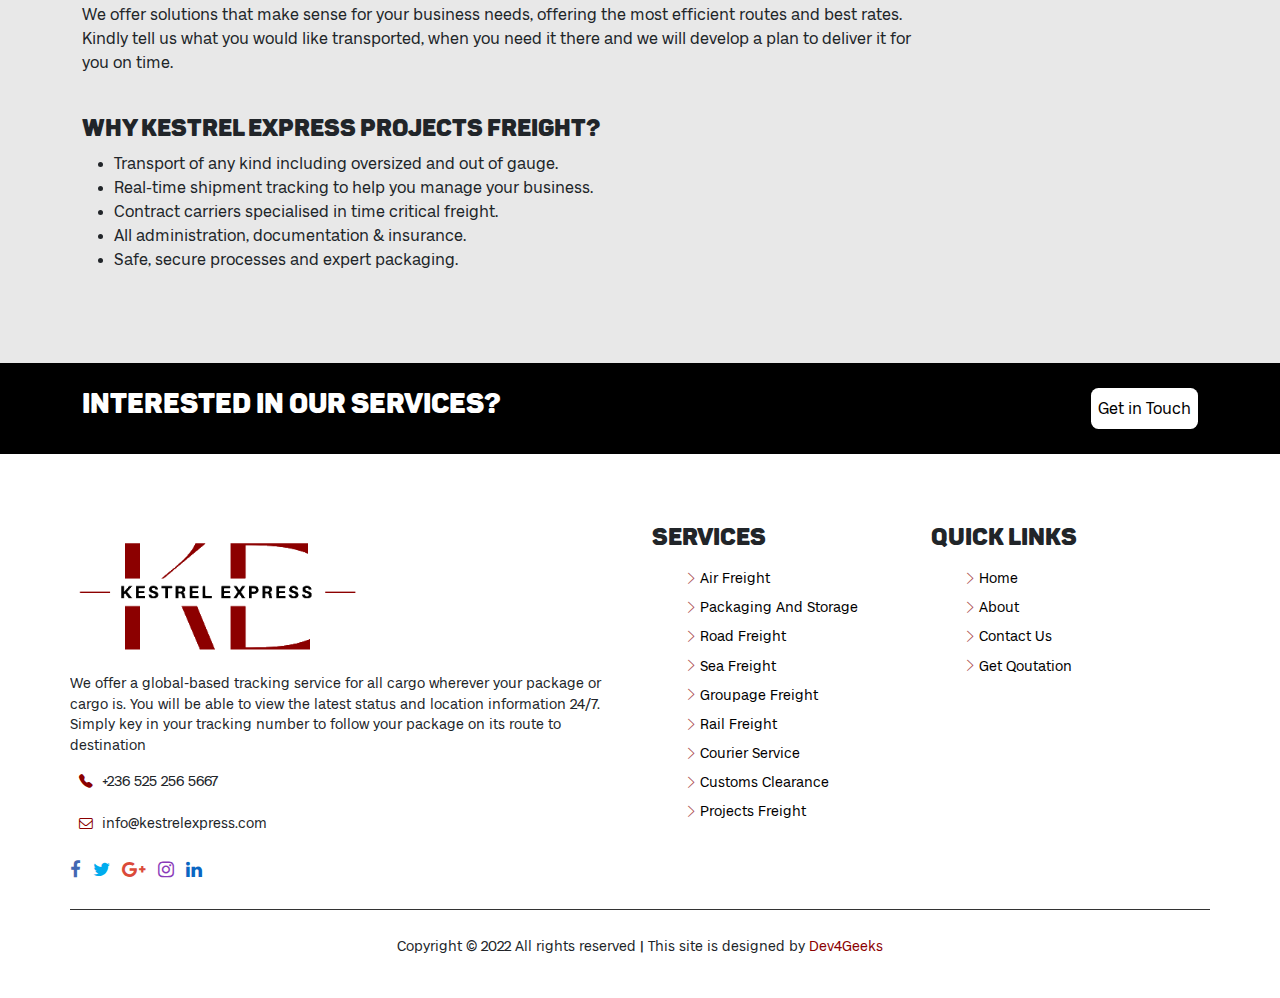
<file: pf.html>
<!-- Projects Freight -->
<!DOCTYPE html>
<html lang="en">
<head>
    <meta charset="UTF-8">
    <meta http-equiv="X-UA-Compatible" content="IE=edge">
    <meta name="viewport" content="width=device-width, initial-scale=1.0">
    <link rel="stylesheet" href="static/vendors/bootstrap/css/bootstrap.css">
    <link rel="stylesheet" href="static/vendors/bootstrap-icons/bootstrap-icons.css">
    <link rel="stylesheet" href="static/vendors/tinyslider/tiny-slider.css">
    <link rel="stylesheet" href="static/css/flat-icons.css">
    <link rel="stylesheet" href="static/css/font-awesome.css">
    <link rel="stylesheet" href="static/css/main.css">
    <title>Projects Freight</title>
</head>
<body>
    <section id="hero" class="about-sec service">
        <div id="topbar" class="">
            <div class="container d-flex justify-content-center justify-content-md-between">
            <div class="contact-info d-flex align-items-center">
                <i class="bi bi-phone d-flex align-items-center"><span>+44 7902 540989</span></i>
                <i class="bi bi-phone d-flex align-items-center ms-4"><span>+263 71 706 3610</span></i>
                <i class="bi bi-phone d-flex align-items-center ms-4"><span>+254 726 867061</span></i>
                <i class="bi bi-clock d-flex align-items-center ms-4"><span> Mon-Fri: 09AM - 05PM</span></i>
            </div>
        
            </div>
        </div>
        <header id="header" class="d-flex align-items-center">
            <div class="container-fluid container-xl d-flex align-items-center justify-content-lg-between">
                <a href="index.html" class="logo me-auto me-lg-0"><img src="static/images/logo.jpg" alt="" class="img-fluid"></a>
            <nav id="navbar" class="navbar order-last order-lg-0 blurry">
                <ul>
                <li><a class="nav-link scrollto " href="index.html">Home</a></li>
                <li class="dropdown nav-link " style="padding: unset !important;"><a href="#" class="active"><span>Services</span> <i class="bi bi-chevron-down"></i></a>
                    <ul>
                    <li><a href="af.html" >Air Freight</a></li>
                    <li><a href="ps.html">Packaging And Storage</a></li>
                    <li><a href="sf.html">Sea Freight</a></li>
                    <li><a href="gf.html" >Groupage Freight</a></li>
                    <li><a href="rdf.html">Road Freight</a></li>
                    <li><a href="rf.html">Rail Freight</a></li>
                    <li><a href="cs.html" >Courier Service</a></li>
                    <li><a href="cc.html">Customs Clearance</a></li>
                    <li><a href="pf.html" class="active">Projects Freight</a></li>
                    
                    </ul>
                </li>
                <li><a class="nav-link scrollto " href="about.html">About</a></li>
                
                <li><a class="nav-link scrollto " href="contact.html">Contact Us</a></li>
                <li><a class="nav-link scrollto hidden" id="mobile-qoute" href="qoute.html">Get Qoutation</a></li>

                </ul>
                <i class="bi bi-list mobile-nav-toggle primary-text ms-4"></i>
            </nav><!-- .navbar -->
            <div class="btns">
                <a href="qoute.html" id="nav-get-qoute" class="btn btn-danger animated fadeInUp scrollto">Get Quote</a>
            </div>
            </div>
        </header><!-- End Header -->
        <div class="container text-center text-lg-start h80 intro-text center-items " data-aos="zoom-in" data-aos-delay="100">
            <div class="w100 h100 center-items">
                <div class="col-md-6 intro-text center-items d-col">
                    <h1><b style="color: #b7b7b7;">Services</b></h1>
                    <h1><b style="color: #b7b7b7;">Projects Freight</b></h1>
                </div>

            </div>
        </div>
    </section>
    <section id="service">
        <div class="container">
            <div class="row">
                <div class="col-md-9">

                   <img class="img-fluid" src="static/images/services/9.jpg" alt="">

                   <p>Kestrel Express Ltd handle all your unusual and niche cargo such as oversized cargo, heavy lifts and bespoke packages. Our team specialize in packing and arranging routes and services to ensure your cargo arrives at its destination in a timely manner. </p>				
                   <p>You will be assigned your own customer support specialist to manage your booking and manage the entire process or new product launches. We have specialist experience of transporting a wide range of projects safely, timely and with a great success record. </p>
                   <p>We offer solutions that make sense for your business needs, offering the most efficient routes and best rates. Kindly tell us what you would like transported, when you need it there and we will develop a plan to deliver it for you on time. </p>
                   <br/>
                   <h4>Why Kestrel Express Projects Freight? </h4>
                       <ul>
                           <li>Transport of any kind including oversized and out of gauge. </li>
                           <li>Real-time shipment tracking to help you manage your business. </li>
                           <li>Contract carriers specialised in time critical freight. </li>
                           <li>All administration, documentation & insurance.</li>
                           <li>Safe, secure processes and expert packaging. </li>
                       </ul> 
					
                </div>
                <!-- right column -->
                <div class="col-md-3 col-md-pull-9 col-sm-12 col-xs-12 h100" id="side-bar">
                    <div class="theiaStickySidebar">
                        <div class="side-bar-services">
                            <ul class="side-bar-list">
                                <li ><a href="af.html">Air Freight</a></li>
                                <li><a href="sf.html">Sea Freight</a></li>
                                <li><a href="rdf.html">Road Freight</a></li>
                                <li><a href="rf.html">Rail Freight</a></li>
                                <li ><a href="gf.html">Groupage Service</a></li>
                                <li><a href="cs.html">Courier Service</a></li>
                                <li><a href="cc.html">Customs Clearance</a></li>
                                <li><a href="ps.html">Packaging and Storage</a></li>
                                <li  class="sidebar-active"><a href="pf.html">Projects Freight</a></li>
                            </ul>
                        </div>
                    </div>

                </div>
            </div>
        </div>
    </section>
    <section id= 'big-footer pos-relative'>
        <div class="connect"> 
          <div class="container spaced-items tertiary-text">
            <h3>Interested in our services? </h3>
            <a class="center-items" href="contact.html">Get in Touch</a>

          </div>
        </div>
        <div class="container footer">
          <div class="row">
            <div class="col-md-6 col-lg-6 ">
              <div class="footer-image">
                <img src="static/images/logo.jpg" class="img-fluid footer-img" alt="ke-image">
              </div>
              <p>We offer a global-based tracking service for all cargo wherever your package or cargo is. You will be able to view the latest status and location information 24/7. Simply key in your tracking number to follow your package on its route to destination</p>
              <div class="footer-links">
                <p><i class="icon bi bi-telephone-fill"></i>+236 525 256 5667</p>
                <p><i class="icon fa fa-envelope-o"></i>info@kestrelexpress.com</p>
    
              </div>
              <div class="social-links-two clearfix"> 
                <a href="https://www.facebook.com/kestrelxp" class="facebook img-circle"><span class="fa fa-facebook-f"></span></a> 
                <a href="https://twitter.com/kestrelexpress" class="twitter img-circle"><span class="fa fa-twitter"></span></a> 
                <a href="https://g.page/r/CZP_4YIkBgsyEA0" class="google-plus img-circle"><span class="fa fa-google-plus"></span></a> 
                <a href="https://www.instagram.com/kestrelexpress/" class="instagram img-circle"><span class="fa fa-instagram"></span></a> 
                <a href="https://www.linkedin.com/company/kestrel-express-ltd" class="linkedin img-circle"><span class="fa fa-linkedin"></span></a> </div>
          
            </div>
            <div class="col-md-6  row">
              <div class="col-md-6 footers-quick-links ">
                <h4>Services</h4>  
                <ul>
                  <li><a href="af.html"><i class="bi bi-chevron-right chev"></i>Air Freight</a></li>
                  <li><a href="ps.html"><i class="bi bi-chevron-right chev"></i>Packaging And Storage</a></li>
                  <li><a href="rf.html"><i class="bi bi-chevron-right chev"></i>Road Freight</a></li>
                  <li><a href="sf.html"><i class="bi bi-chevron-right chev"></i>Sea Freight</a></li>
                  <li><a href="gf.html"><i class="bi bi-chevron-right chev"></i>Groupage Freight</a></li>
                  <li><a href="rf.html"><i class="bi bi-chevron-right chev"></i>Rail Freight</a></li>
                  <li><a href="cs.html"><i class="bi bi-chevron-right chev"></i>Courier Service</a></li>
                  <li><a href="cc.html"><i class="bi bi-chevron-right chev"></i>Customs Clearance</a></li>
                  <li><a href="pf.html"><i class="bi bi-chevron-right chev"></i>Projects Freight</a></li>
                </ul>
              </div>
              <div class="col-md-6 footers-quick-links">
                <h4>Quick Links</h4>
                  <ul>
                    <li><a href="index.html"><i class="bi bi-chevron-right chev"></i>Home</a></li>
                    <li><a href="about.html"><i class="bi bi-chevron-right chev"></i>About</a></li>
                    <li><a href="contact.html"><i class="bi bi-chevron-right chev"></i>Contact Us</a></li>
                    <li><a href="qoute.html"><i class="bi bi-chevron-right chev"></i>Get Qoutation</a></li>
                    
                  </ul>
              </div>
            </div>
          </div>
          <div class="made-by-me">
            <p>Copyright © 2022 All rights reserved | This site is designed by <a href="tel:+263713450076">Dev4Geeks</a></p>
          </div>
        </div>
    </section>
    <script src="static/js/jquery-3.3.1.min.js"></script>
    <script src="static/vendors/bootstrap/js/bootstrap.js"></script>
    <script src="static/vendors/aos/aos.js"></script>
    <script src="static/vendors/tinyslider/tiny-slider.js"></script>
    <script src="static/js/main.js"></script>
    <style>
      @media (max-width: 767px){
        .intro-text {
          margin-top: unset !important;
      }
      }
     
    </style>
    
</body>
</html>
</file>
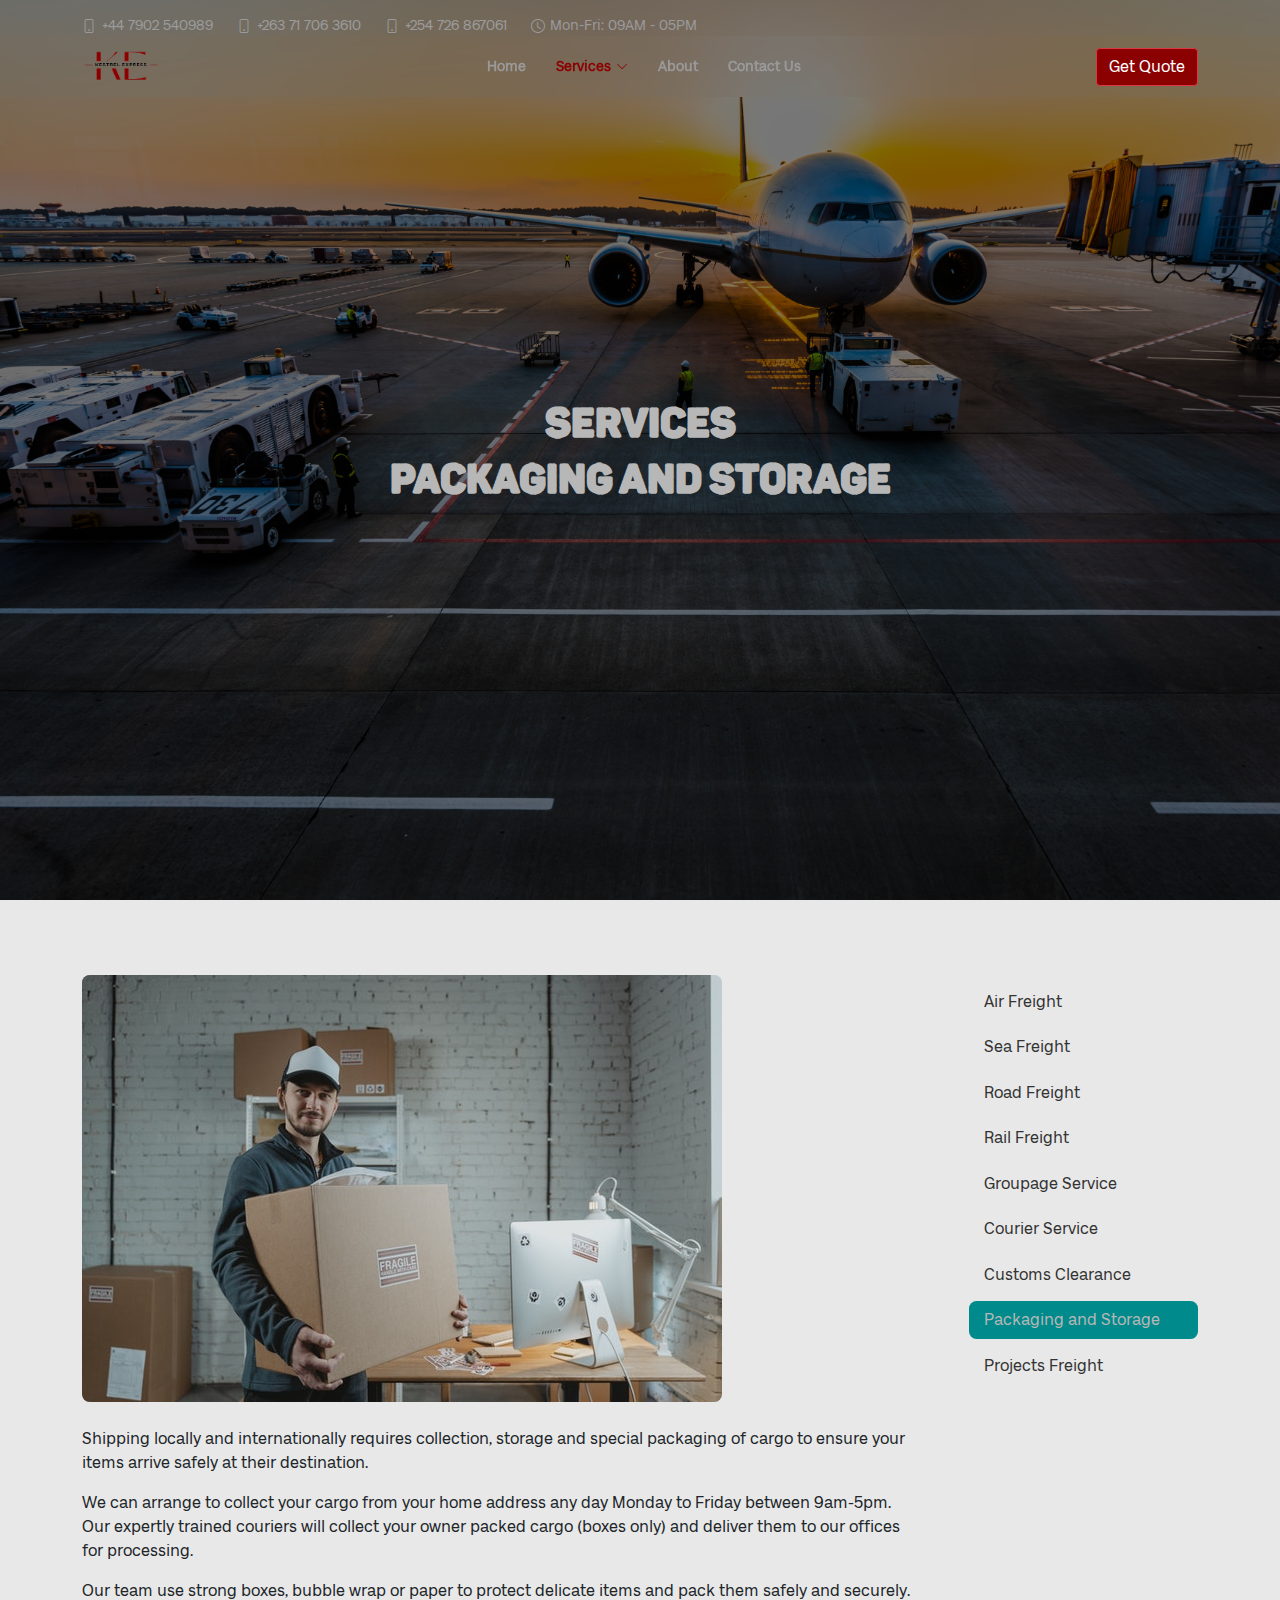
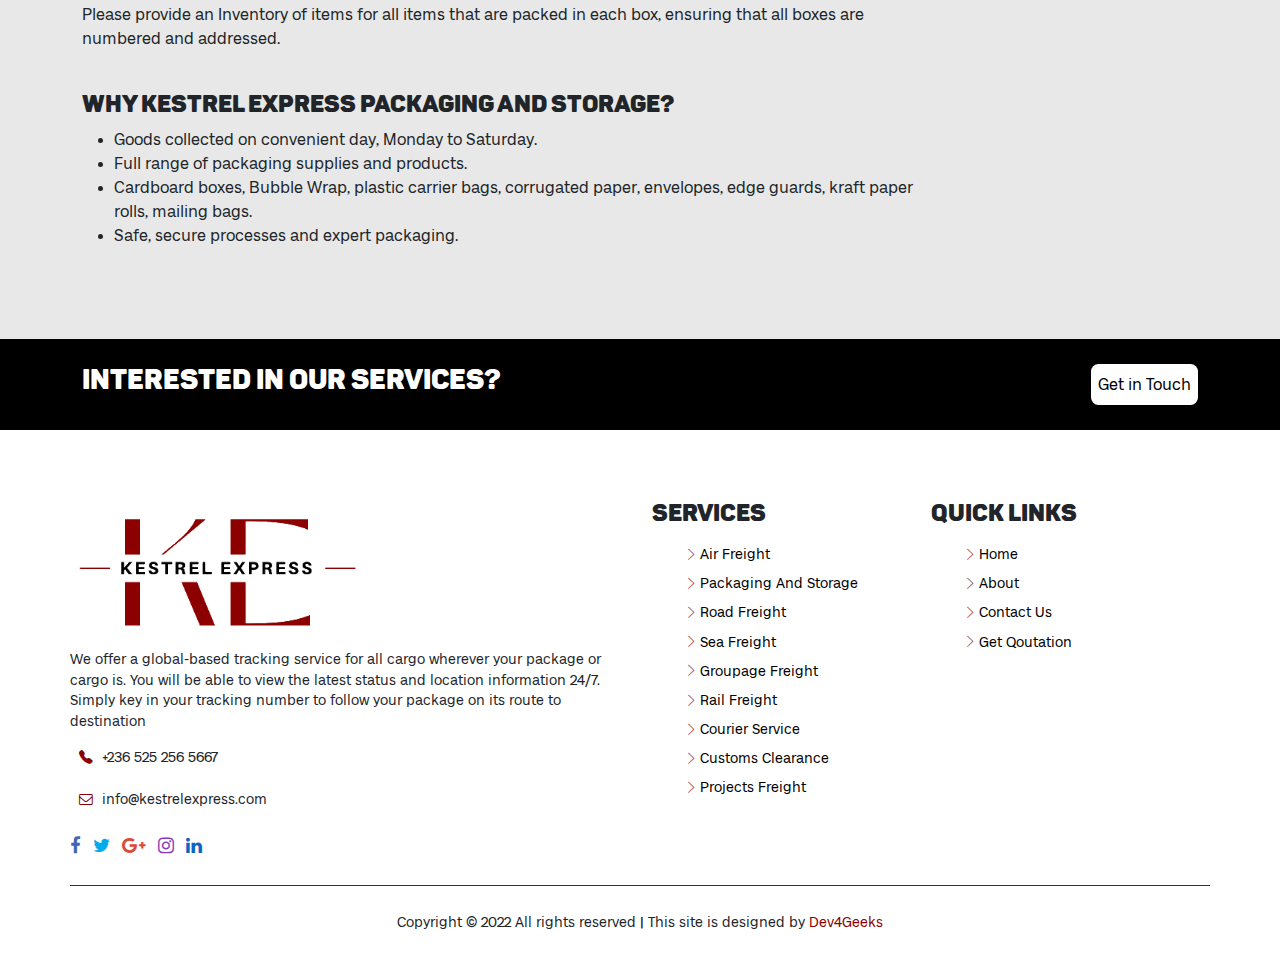
<file: ps.html>
<!-- Packaging And Storage -->
<!DOCTYPE html>
<html lang="en">
<head>
    <meta charset="UTF-8">
    <meta http-equiv="X-UA-Compatible" content="IE=edge">
    <meta name="viewport" content="width=device-width, initial-scale=1.0">
    <link rel="stylesheet" href="static/vendors/bootstrap/css/bootstrap.css">
    <link rel="stylesheet" href="static/vendors/bootstrap-icons/bootstrap-icons.css">
    <link rel="stylesheet" href="static/vendors/tinyslider/tiny-slider.css">
    <link rel="stylesheet" href="static/css/flat-icons.css">
    <link rel="stylesheet" href="static/css/font-awesome.css">
    <link rel="stylesheet" href="static/css/main.css">
    <title>Packaging And Storage</title>
</head>
<body>
    <section id="hero" class="about-sec service">
        <div id="topbar" class="">
            <div class="container d-flex justify-content-center justify-content-md-between">
            <div class="contact-info d-flex align-items-center">
                <i class="bi bi-phone d-flex align-items-center"><span>+44 7902 540989</span></i>
                <i class="bi bi-phone d-flex align-items-center ms-4"><span>+263 71 706 3610</span></i>
                <i class="bi bi-phone d-flex align-items-center ms-4"><span>+254 726 867061</span></i>
                <i class="bi bi-clock d-flex align-items-center ms-4"><span> Mon-Fri: 09AM - 05PM</span></i>
            </div>
        
            </div>
        </div>
        <header id="header" class="d-flex align-items-center">
            <div class="container-fluid container-xl d-flex align-items-center justify-content-lg-between">
                <a href="index.html" class="logo me-auto me-lg-0"><img src="static/images/logo.jpg" alt="" class="img-fluid"></a>
            <nav id="navbar" class="navbar order-last order-lg-0 blurry">
                <ul>
                <li><a class="nav-link scrollto " href="index.html">Home</a></li>
                <li class="dropdown nav-link " style="padding: unset !important;"><a href="#" class="active"><span>Services</span> <i class="bi bi-chevron-down"></i></a>
                    <ul>
                    <li><a href="af.html" >Air Freight</a></li>
                    <li><a href="ps.html" class="active">Packaging And Storage</a></li>
                    <li><a href="sf.html">Sea Freight</a></li>
                    <li><a href="gf.html" >Groupage Freight</a></li>
                    <li><a href="rdf.html">Road Freight</a></li>
                    <li><a href="rf.html">Rail Freight</a></li>
                    <li><a href="cs.html" >Courier Service</a></li>
                    <li><a href="cc.html">Customs Clearance</a></li>
                    <li><a href="pf.html" >Projects Freight</a></li>
                    
                    </ul>
                </li>
                <li><a class="nav-link scrollto " href="about.html">About</a></li>
                
                <li><a class="nav-link scrollto " href="contact.html">Contact Us</a></li>
                <li><a class="nav-link scrollto hidden" id="mobile-qoute" href="qoute.html">Get Qoutation</a></li>

                </ul>
                <i class="bi bi-list mobile-nav-toggle primary-text ms-4"></i>
            </nav><!-- .navbar -->
            <div class="btns">
                <a href="qoute.html" id="nav-get-qoute" class="btn btn-danger animated fadeInUp scrollto">Get Quote</a>
            </div>
            </div>
        </header><!-- End Header -->
        <div class="container text-center text-lg-start h80 intro-text center-items " data-aos="zoom-in" data-aos-delay="100">
            <div class="w100 h100 center-items">
                <div class="col-md-6 intro-text center-items d-col">
                    <h1><b style="color: #b7b7b7;">Services</b></h1>
                    <h1><b style="color: #b7b7b7;">Packaging And Storage</b></h1>
                </div>

            </div>
        </div>
    </section>
    <section id="service">
        <div class="container">
            <div class="row">
                <div class="col-md-9">

                   <img class="img-fluid" src="static/images/services/7.jpg" alt="">

                   <p>Shipping locally and internationally requires collection, storage and special packaging of cargo to ensure your items arrive safely at their destination. </p>				
                   <p>We can arrange to collect your cargo from your home address any day Monday to Friday between 9am-5pm. Our expertly trained couriers will collect your owner packed cargo (boxes only) and deliver them to our offices for processing. </p>
                   <p>Our team use strong boxes, bubble wrap or paper to protect delicate items and pack them safely and securely. Please provide an Inventory of items for all items that are packed in each box, ensuring that all boxes are numbered and addressed. </p>
                   <br/>
                   <h4>Why Kestrel Express Packaging and Storage? </h4>
                       <ul>
                           <li>Goods collected on convenient day, Monday to Saturday. </li>
                           <li>Full range of packaging supplies and products. </li>
                           <li>Cardboard boxes, Bubble Wrap, plastic carrier bags, corrugated paper, envelopes, edge guards, kraft paper rolls, mailing bags. </li>
                           <li>Safe, secure processes and expert packaging. </li>
                       </ul> 
                </div>
                <!-- right column -->
                <div class="col-md-3 col-md-pull-9 col-sm-12 col-xs-12 h100" id="side-bar">
                    <div class="theiaStickySidebar">
                        <div class="side-bar-services">
                            <ul class="side-bar-list">
                                <li ><a href="af.html">Air Freight</a></li>
                                <li><a href="sf.html">Sea Freight</a></li>
                                <li><a href="rdf.html">Road Freight</a></li>
                                <li><a href="rf.html">Rail Freight</a></li>
                                <li ><a href="gf.html">Groupage Service</a></li>
                                <li><a href="cs.html">Courier Service</a></li>
                                <li><a href="cc.html">Customs Clearance</a></li>
                                <li class="sidebar-active"><a href="ps.html">Packaging and Storage</a></li>
                                <li  ><a href="pf.html">Projects Freight</a></li>
                            </ul>
                        </div>
                    </div>

                </div>
            </div>
        </div>
    </section>
    <section id= 'big-footer pos-relative'>
        <div class="connect"> 
          <div class="container spaced-items tertiary-text">
            <h3>Interested in our services? </h3>
            <a class="center-items" href="contact.html">Get in Touch</a>

          </div>
        </div>
        <div class="container footer">
          <div class="row">
            <div class="col-md-6 col-lg-6 ">
              <div class="footer-image">
                <img src="static/images/logo.jpg" class="img-fluid footer-img" alt="ke-image">
              </div>
              <p>We offer a global-based tracking service for all cargo wherever your package or cargo is. You will be able to view the latest status and location information 24/7. Simply key in your tracking number to follow your package on its route to destination</p>
              <div class="footer-links">
                <p><i class="icon bi bi-telephone-fill"></i>+236 525 256 5667</p>
                <p><i class="icon fa fa-envelope-o"></i>info@kestrelexpress.com</p>
    
              </div>
              <div class="social-links-two clearfix"> 
                <a href="https://www.facebook.com/kestrelxp" class="facebook img-circle"><span class="fa fa-facebook-f"></span></a> 
                <a href="https://twitter.com/kestrelexpress" class="twitter img-circle"><span class="fa fa-twitter"></span></a> 
                <a href="https://g.page/r/CZP_4YIkBgsyEA0" class="google-plus img-circle"><span class="fa fa-google-plus"></span></a> 
                <a href="https://www.instagram.com/kestrelexpress/" class="instagram img-circle"><span class="fa fa-instagram"></span></a> 
                <a href="https://www.linkedin.com/company/kestrel-express-ltd" class="linkedin img-circle"><span class="fa fa-linkedin"></span></a> </div>
          
            </div>
            <div class="col-md-6  row">
              <div class="col-md-6 footers-quick-links ">
                <h4>Services</h4>  
                <ul>
                  <li><a href="af.html"><i class="bi bi-chevron-right chev"></i>Air Freight</a></li>
                  <li><a href="ps.html"><i class="bi bi-chevron-right chev"></i>Packaging And Storage</a></li>
                  <li><a href="rf.html"><i class="bi bi-chevron-right chev"></i>Road Freight</a></li>
                  <li><a href="sf.html"><i class="bi bi-chevron-right chev"></i>Sea Freight</a></li>
                  <li><a href="gf.html"><i class="bi bi-chevron-right chev"></i>Groupage Freight</a></li>
                  <li><a href="rf.html"><i class="bi bi-chevron-right chev"></i>Rail Freight</a></li>
                  <li><a href="cs.html"><i class="bi bi-chevron-right chev"></i>Courier Service</a></li>
                  <li><a href="cc.html"><i class="bi bi-chevron-right chev"></i>Customs Clearance</a></li>
                  <li><a href="pf.html"><i class="bi bi-chevron-right chev"></i>Projects Freight</a></li>
                </ul>
              </div>
              <div class="col-md-6 footers-quick-links">
                <h4>Quick Links</h4>
                  <ul>
                    <li><a href="index.html"><i class="bi bi-chevron-right chev"></i>Home</a></li>
                    <li><a href="about.html"><i class="bi bi-chevron-right chev"></i>About</a></li>
                    <li><a href="contact.html"><i class="bi bi-chevron-right chev"></i>Contact Us</a></li>
                    <li><a href="qoute.html"><i class="bi bi-chevron-right chev"></i>Get Qoutation</a></li>
                    
                  </ul>
              </div>
            </div>
          </div>
          <div class="made-by-me">
            <p>Copyright © 2022 All rights reserved | This site is designed by <a href="tel:+263713450076">Dev4Geeks</a></p>
          </div>
        </div>
    </section>
    <script src="static/js/jquery-3.3.1.min.js"></script>
    <script src="static/vendors/bootstrap/js/bootstrap.js"></script>
    <script src="static/vendors/aos/aos.js"></script>
    <script src="static/vendors/tinyslider/tiny-slider.js"></script>
    <script src="static/js/main.js"></script>
    <style>
      @media (max-width: 767px){
        .intro-text {
          margin-top: unset !important;
      }
      }
     
    </style>
    
</body>
</html>
</file>
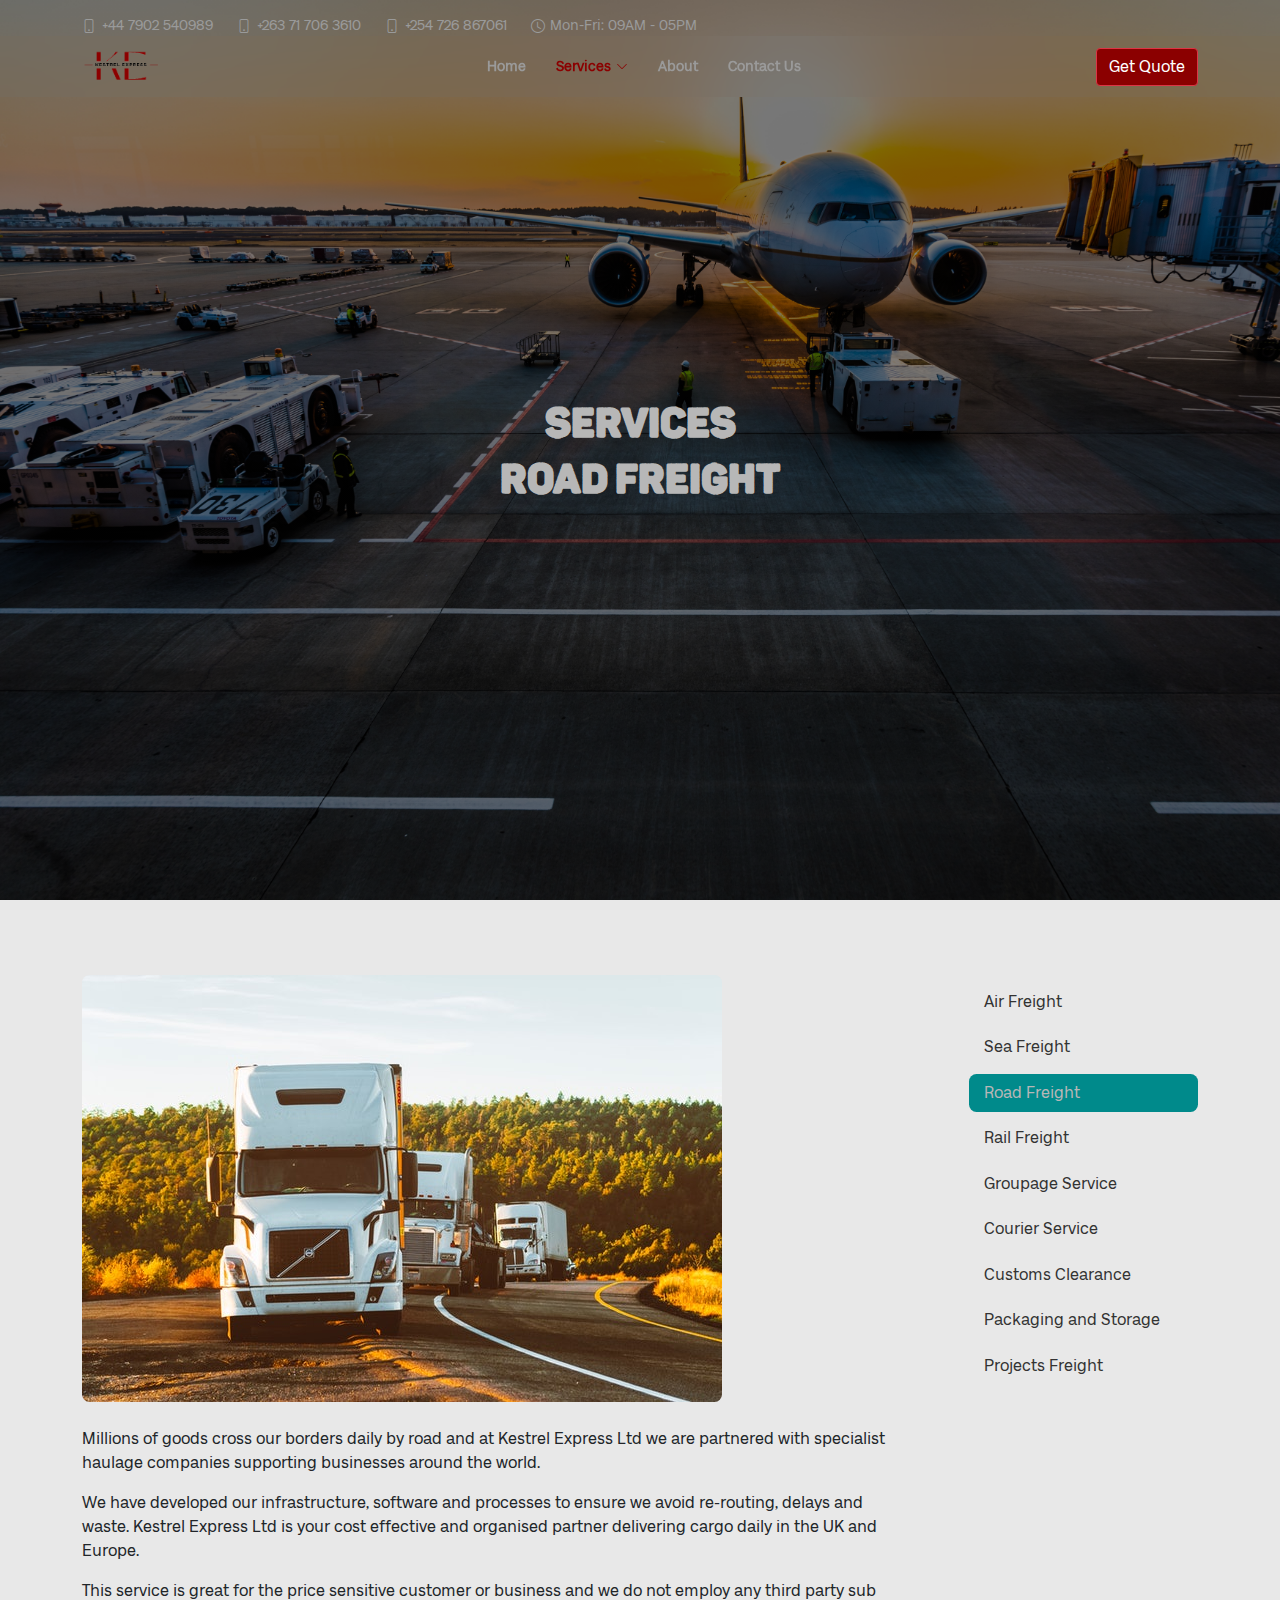
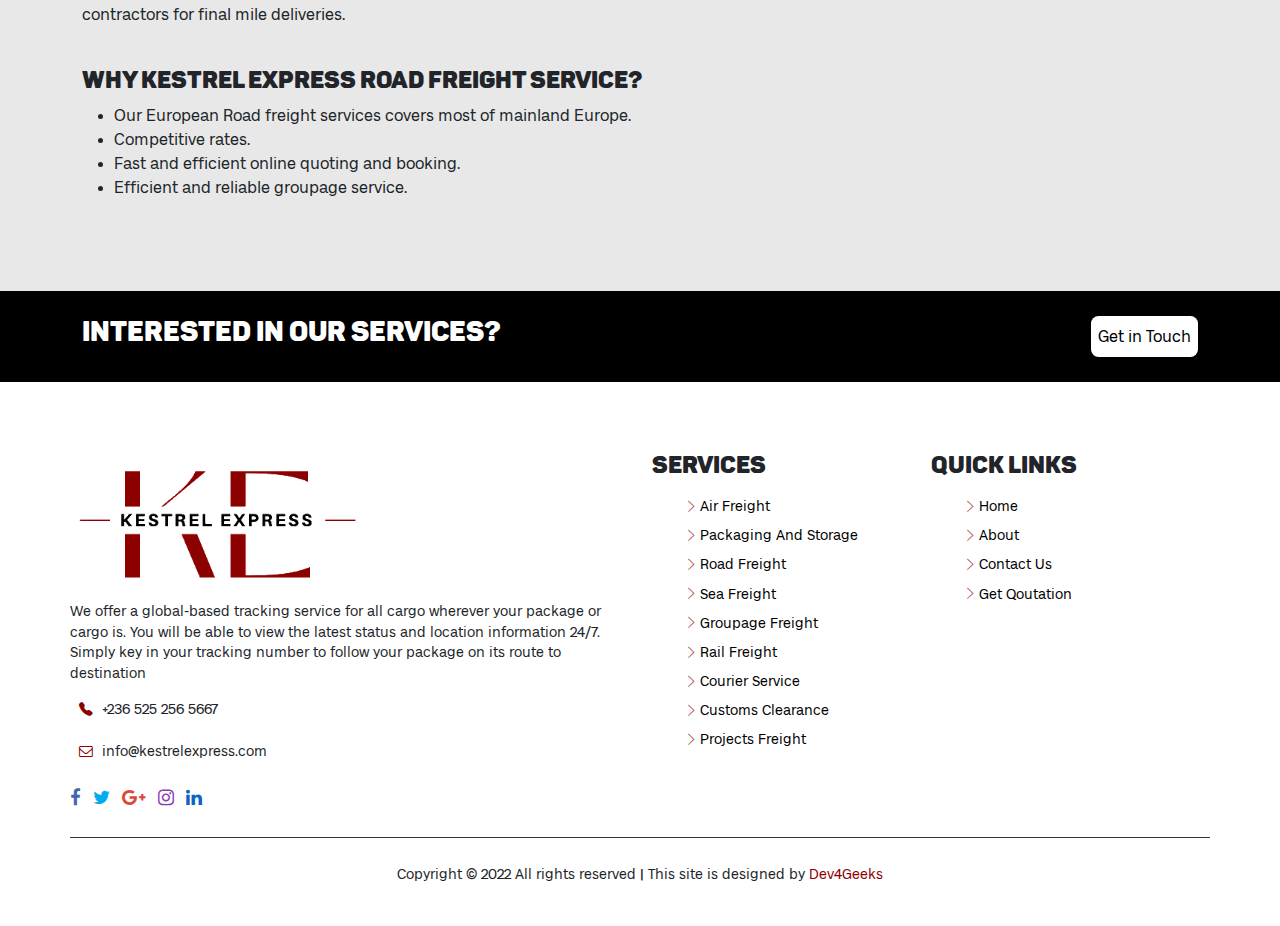
<file: rdf.html>
<!-- Road Freight -->
<!DOCTYPE html>
<html lang="en">
<head>
    <meta charset="UTF-8">
    <meta http-equiv="X-UA-Compatible" content="IE=edge">
    <meta name="viewport" content="width=device-width, initial-scale=1.0">
    <link rel="stylesheet" href="static/vendors/bootstrap/css/bootstrap.css">
    <link rel="stylesheet" href="static/vendors/bootstrap-icons/bootstrap-icons.css">
    <link rel="stylesheet" href="static/vendors/tinyslider/tiny-slider.css">
    <link rel="stylesheet" href="static/css/flat-icons.css">
    <link rel="stylesheet" href="static/css/font-awesome.css">
    <link rel="stylesheet" href="static/css/main.css">
    <title>Road Freight</title>
</head>
<body>
    <section id="hero" class="about-sec service">
        <div id="topbar" class="">
            <div class="container d-flex justify-content-center justify-content-md-between">
            <div class="contact-info d-flex align-items-center">
                <i class="bi bi-phone d-flex align-items-center"><span>+44 7902 540989</span></i>
                <i class="bi bi-phone d-flex align-items-center ms-4"><span>+263 71 706 3610</span></i>
                <i class="bi bi-phone d-flex align-items-center ms-4"><span>+254 726 867061</span></i>
                <i class="bi bi-clock d-flex align-items-center ms-4"><span> Mon-Fri: 09AM - 05PM</span></i>
            </div>
        
            </div>
        </div>
        <header id="header" class="d-flex align-items-center">
            <div class="container-fluid container-xl d-flex align-items-center justify-content-lg-between">
                <a href="index.html" class="logo me-auto me-lg-0"><img src="static/images/logo.jpg" alt="" class="img-fluid"></a>
            <nav id="navbar" class="navbar order-last order-lg-0 blurry">
                <ul>
                <li><a class="nav-link scrollto " href="index.html">Home</a></li>
                <li class="dropdown nav-link " style="padding: unset !important;"><a href="#" class="active"><span>Services</span> <i class="bi bi-chevron-down"></i></a>
                    <ul>
                    <li><a href="af.html" >Air Freight</a></li>
                    <li><a href="ps.html">Packaging And Storage</a></li>
                    <li><a href="sf.html" >Sea Freight</a></li>
                    <li><a href="gf.html" >Groupage Freight</a></li>
                    <li><a href="rdf.html" class="active">Road Freight</a></li>
                    <li><a href="rf.html">Rail Freight</a></li>
                    <li><a href="cs.html" >Courier Service</a></li>
                    <li><a href="cc.html">Customs Clearance</a></li>
                    <li><a href="pf.html" >Projects Freight</a></li>
                    
                    </ul>
                </li>
                <li><a class="nav-link scrollto " href="about.html">About</a></li>
                
                <li><a class="nav-link scrollto " href="contact.html">Contact Us</a></li>
                <li><a class="nav-link scrollto hidden" id="mobile-qoute" href="qoute.html">Get Qoutation</a></li>

                </ul>
                <i class="bi bi-list mobile-nav-toggle primary-text ms-4"></i>
            </nav><!-- .navbar -->
            <div class="btns">
                <a href="qoute.html" id="nav-get-qoute" class="btn btn-danger animated fadeInUp scrollto">Get Quote</a>
            </div>
            </div>
        </header><!-- End Header -->
        <div class="container text-center text-lg-start h80 intro-text center-items " data-aos="zoom-in" data-aos-delay="100">
            <div class="w100 h100 center-items">
                <div class="col-md-6 intro-text center-items d-col">
                    <h1><b style="color: #b7b7b7;">Services</b></h1>
                    <h1><b style="color: #b7b7b7;">Road Freight</b></h1>
                </div>

            </div>
        </div>
    </section>
    <section id="service">
        <div class="container">
            <div class="row">
                <div class="col-md-9">

                   <img class="img-fluid" src="static/images/services/3.jpg" alt="">

                   <p>Millions of goods cross our borders daily by road and at Kestrel Express Ltd we are partnered with specialist haulage companies supporting businesses around the world. </p>				
                   <p>We have developed our infrastructure, software and processes to ensure we avoid re-routing, delays and waste. Kestrel Express Ltd is your cost effective and organised partner delivering cargo daily in the UK and Europe. </p>
                   <p>This service is great for the price sensitive customer or business and we do not employ any third party sub contractors for final mile deliveries. </p>
                   <br/>
                   <h4>Why Kestrel Express Road Freight Service? </h4>
                       <ul>
                           <li>Our European Road freight services covers most of mainland Europe. </li>
                           <li>Competitive rates. </li>
                           <li>Fast and efficient online quoting and booking. </li>
                           <li>Efficient and reliable groupage service. </li>
                       </ul> 
                </div>
                <!-- right column -->
                <div class="col-md-3 col-md-pull-9 col-sm-12 col-xs-12 h100" id="side-bar">
                    <div class="theiaStickySidebar">
                        <div class="side-bar-services">
                            <ul class="side-bar-list">
                                <li ><a href="af.html">Air Freight</a></li>
                                <li><a href="sf.html">Sea Freight</a></li>
                                <li  class="sidebar-active"><a href="rdf.html">Road Freight</a></li>
                                <li ><a href="rf.html">Rail Freight</a></li>
                                <li ><a href="gf.html">Groupage Service</a></li>
                                <li><a href="cs.html">Courier Service</a></li>
                                <li><a href="cc.html">Customs Clearance</a></li>
                                <li ><a href="ps.html">Packaging and Storage</a></li>
                                <li  ><a href="pf.html">Projects Freight</a></li>
                            </ul>
                        </div>
                    </div>

                </div>
            </div>
        </div>
    </section>
    <section id= 'big-footer pos-relative'>
        <div class="connect"> 
          <div class="container spaced-items tertiary-text">
            <h3>Interested in our services? </h3>
            <a class="center-items" href="contact.html">Get in Touch</a>

          </div>
        </div>
        <div class="container footer">
          <div class="row">
            <div class="col-md-6 col-lg-6 ">
              <div class="footer-image">
                <img src="static/images/logo.jpg" class="img-fluid footer-img" alt="ke-image">
              </div>
              <p>We offer a global-based tracking service for all cargo wherever your package or cargo is. You will be able to view the latest status and location information 24/7. Simply key in your tracking number to follow your package on its route to destination</p>
              <div class="footer-links">
                <p><i class="icon bi bi-telephone-fill"></i>+236 525 256 5667</p>
                <p><i class="icon fa fa-envelope-o"></i>info@kestrelexpress.com</p>
    
              </div>
              <div class="social-links-two clearfix"> 
                <a href="https://www.facebook.com/kestrelxp" class="facebook img-circle"><span class="fa fa-facebook-f"></span></a> 
                <a href="https://twitter.com/kestrelexpress" class="twitter img-circle"><span class="fa fa-twitter"></span></a> 
                <a href="https://g.page/r/CZP_4YIkBgsyEA0" class="google-plus img-circle"><span class="fa fa-google-plus"></span></a> 
                <a href="https://www.instagram.com/kestrelexpress/" class="instagram img-circle"><span class="fa fa-instagram"></span></a> 
                <a href="https://www.linkedin.com/company/kestrel-express-ltd" class="linkedin img-circle"><span class="fa fa-linkedin"></span></a> </div>
          
            </div>
            <div class="col-md-6  row">
              <div class="col-md-6 footers-quick-links ">
                <h4>Services</h4>  
                <ul>
                  <li><a href="af.html"><i class="bi bi-chevron-right chev"></i>Air Freight</a></li>
                  <li><a href="ps.html"><i class="bi bi-chevron-right chev"></i>Packaging And Storage</a></li>
                  <li><a href="rf.html"><i class="bi bi-chevron-right chev"></i>Road Freight</a></li>
                  <li><a href="sf.html"><i class="bi bi-chevron-right chev"></i>Sea Freight</a></li>
                  <li><a href="gf.html"><i class="bi bi-chevron-right chev"></i>Groupage Freight</a></li>
                  <li><a href="rf.html"><i class="bi bi-chevron-right chev"></i>Rail Freight</a></li>
                  <li><a href="cs.html"><i class="bi bi-chevron-right chev"></i>Courier Service</a></li>
                  <li><a href="cc.html"><i class="bi bi-chevron-right chev"></i>Customs Clearance</a></li>
                  <li><a href="pf.html"><i class="bi bi-chevron-right chev"></i>Projects Freight</a></li>
                </ul>
              </div>
              <div class="col-md-6 footers-quick-links">
                <h4>Quick Links</h4>
                  <ul>
                    <li><a href="index.html"><i class="bi bi-chevron-right chev"></i>Home</a></li>
                    <li><a href="about.html"><i class="bi bi-chevron-right chev"></i>About</a></li>
                    <li><a href="contact.html"><i class="bi bi-chevron-right chev"></i>Contact Us</a></li>
                    <li><a href="qoute.html"><i class="bi bi-chevron-right chev"></i>Get Qoutation</a></li>
                    
                  </ul>
              </div>
            </div>
          </div>
          <div class="made-by-me">
            <p>Copyright © 2022 All rights reserved | This site is designed by <a href="tel:+263713450076">Dev4Geeks</a></p>
          </div>
        </div>
    </section>
    <script src="static/js/jquery-3.3.1.min.js"></script>
    <script src="static/vendors/bootstrap/js/bootstrap.js"></script>
    <script src="static/vendors/aos/aos.js"></script>
    <script src="static/vendors/tinyslider/tiny-slider.js"></script>
    <script src="static/js/main.js"></script>
    <style>
      @media (max-width: 767px){
        .intro-text {
          margin-top: unset !important;
      }
      }
     
    </style>
    
</body>
</html>
</file>
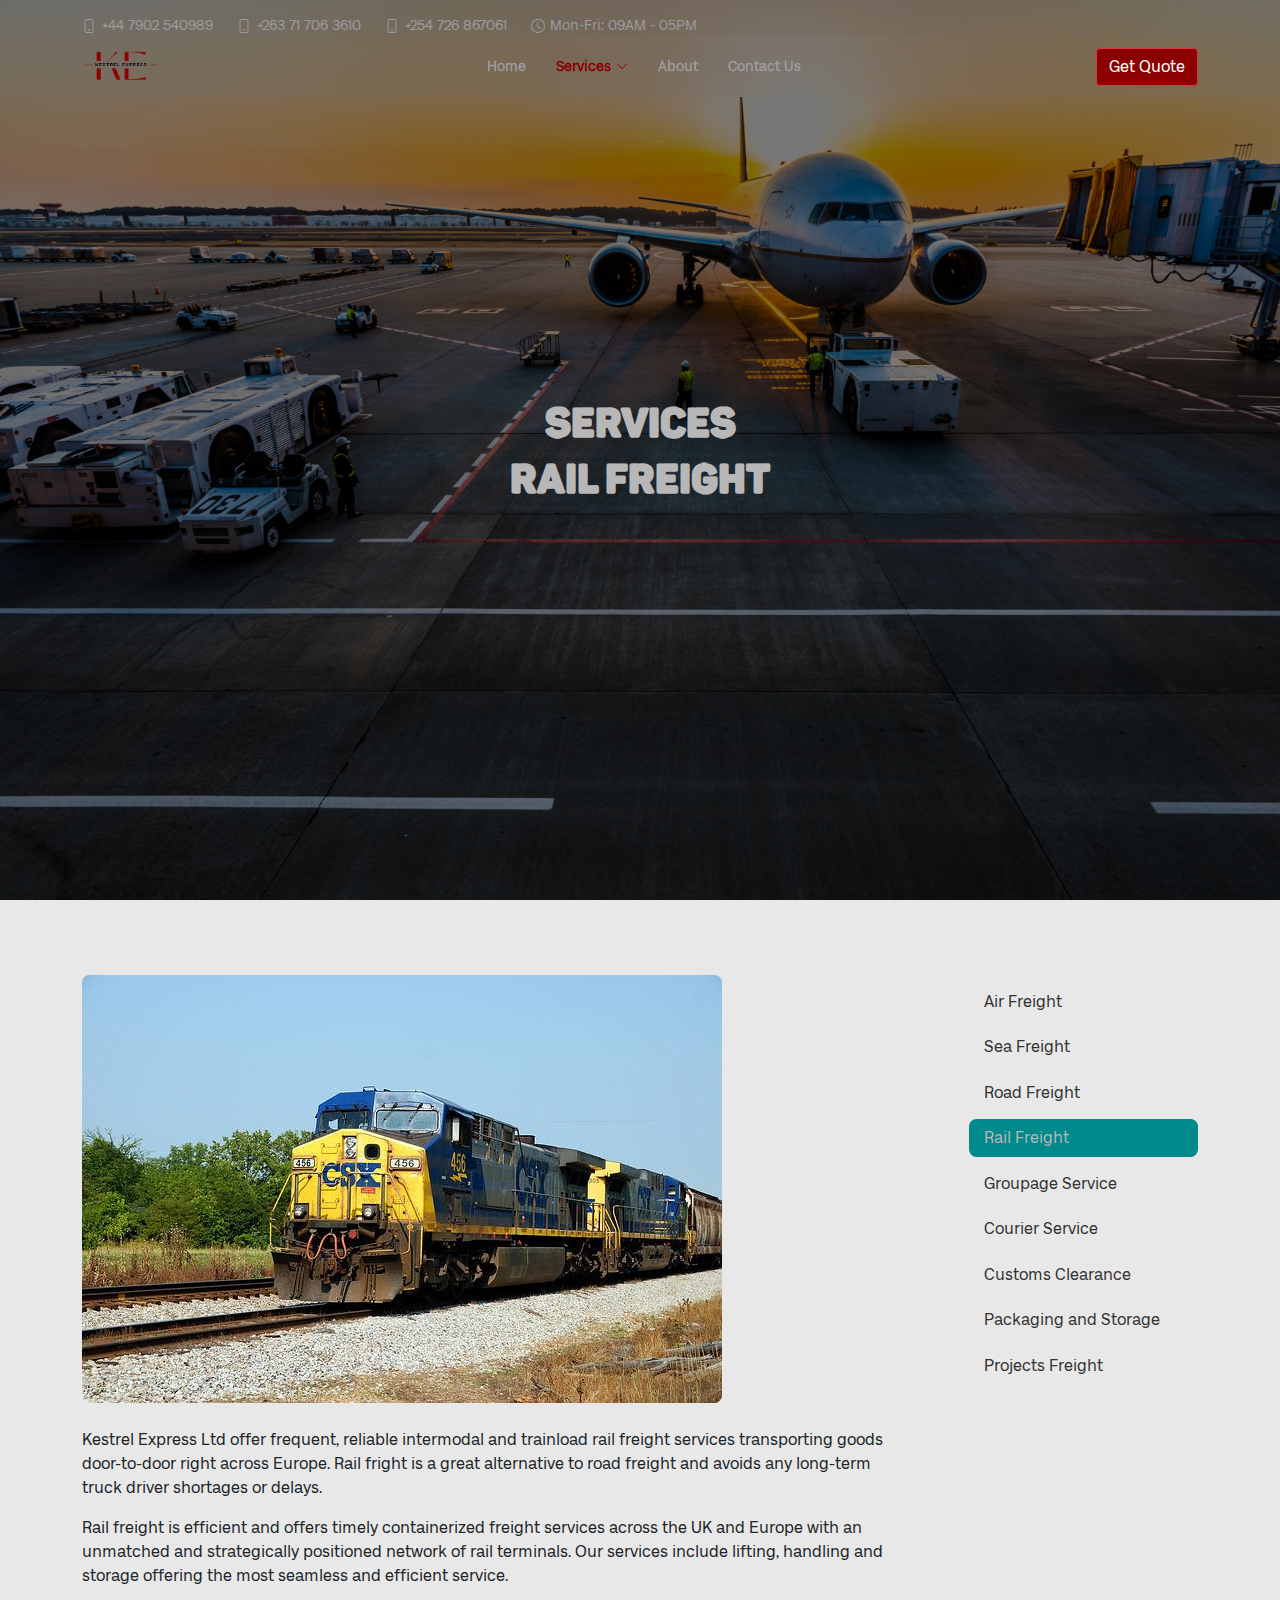
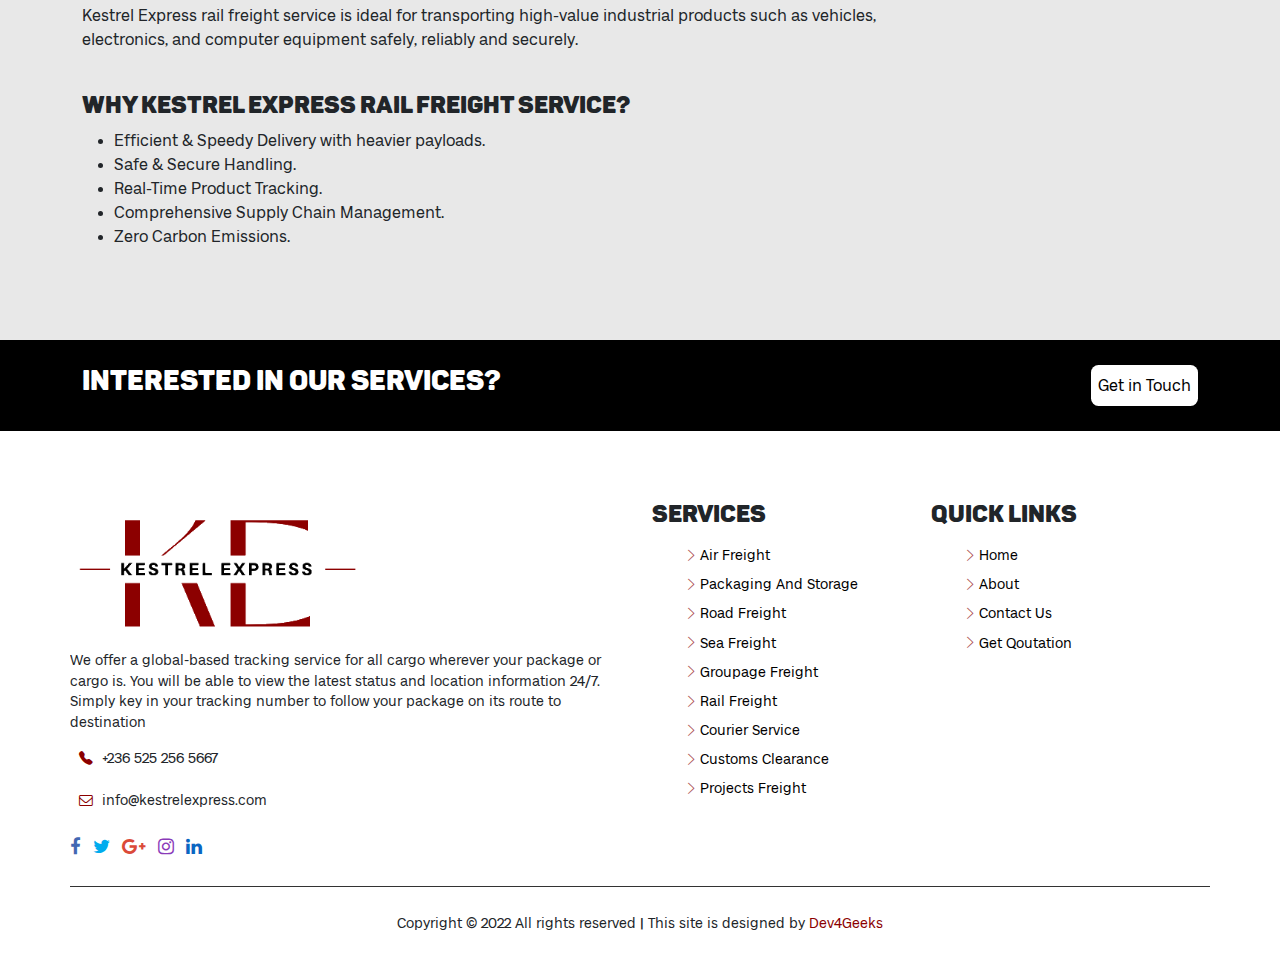
<file: rf.html>
<!-- Rail Freight -->
<!DOCTYPE html>
<html lang="en">
<head>
    <meta charset="UTF-8">
    <meta http-equiv="X-UA-Compatible" content="IE=edge">
    <meta name="viewport" content="width=device-width, initial-scale=1.0">
    <link rel="stylesheet" href="static/vendors/bootstrap/css/bootstrap.css">
    <link rel="stylesheet" href="static/vendors/bootstrap-icons/bootstrap-icons.css">
    <link rel="stylesheet" href="static/vendors/tinyslider/tiny-slider.css">
    <link rel="stylesheet" href="static/css/flat-icons.css">
    <link rel="stylesheet" href="static/css/font-awesome.css">
    <link rel="stylesheet" href="static/css/main.css">
    <title>Rail Freight</title>
</head>
<body>
    <section id="hero" class="about-sec service">
        <div id="topbar" class="">
            <div class="container d-flex justify-content-center justify-content-md-between">
            <div class="contact-info d-flex align-items-center">
                <i class="bi bi-phone d-flex align-items-center"><span>+44 7902 540989</span></i>
                <i class="bi bi-phone d-flex align-items-center ms-4"><span>+263 71 706 3610</span></i>
                <i class="bi bi-phone d-flex align-items-center ms-4"><span>+254 726 867061</span></i>
                <i class="bi bi-clock d-flex align-items-center ms-4"><span> Mon-Fri: 09AM - 05PM</span></i>
            </div>
        
            </div>
        </div>
        <header id="header" class="d-flex align-items-center">
            <div class="container-fluid container-xl d-flex align-items-center justify-content-lg-between">
                <a href="index.html" class="logo me-auto me-lg-0"><img src="static/images/logo.jpg" alt="" class="img-fluid"></a>
            <nav id="navbar" class="navbar order-last order-lg-0 blurry">
                <ul>
                <li><a class="nav-link scrollto " href="index.html">Home</a></li>
                <li class="dropdown nav-link " style="padding: unset !important;"><a href="#" class="active"><span>Services</span> <i class="bi bi-chevron-down"></i></a>
                    <ul>
                    <li><a href="af.html" >Air Freight</a></li>
                    <li><a href="ps.html">Packaging And Storage</a></li>
                    <li><a href="sf.html">Sea Freight</a></li>
                    <li><a href="gf.html" >Groupage Freight</a></li>
                    <li><a href="rf.html"  class="active">Rail Freight</a></li>
                    <li><a href="cs.html" >Courier Service</a></li>
                    <li><a href="cc.html">Customs Clearance</a></li>
                    <li><a href="pf.html" >Projects Freight</a></li>
                    
                    </ul>
                </li>
                <li><a class="nav-link scrollto " href="about.html">About</a></li>
                
                <li><a class="nav-link scrollto " href="contact.html">Contact Us</a></li>
                <li><a class="nav-link scrollto hidden" id="mobile-qoute" href="qoute.html">Get Qoutation</a></li>

                </ul>
                <i class="bi bi-list mobile-nav-toggle primary-text ms-4"></i>
            </nav><!-- .navbar -->
            <div class="btns">
                <a href="qoute.html" id="nav-get-qoute" class="btn btn-danger animated fadeInUp scrollto">Get Quote</a>
            </div>
            </div>
        </header><!-- End Header -->
        <div class="container text-center text-lg-start h80 intro-text center-items " data-aos="zoom-in" data-aos-delay="100">
            <div class="w100 h100 center-items">
                <div class="col-md-6 intro-text center-items d-col">
                    <h1><b style="color: #b7b7b7;">Services</b></h1>
                    <h1><b style="color: #b7b7b7;">Rail Freight</b></h1>
                </div>

            </div>
        </div>
    </section>
    <section id="service">
        <div class="container">
            <div class="row">
                <div class="col-md-9">

                   <img class="img-fluid" src="static/images/services/6.jpg" alt="">

                   <p>Kestrel Express Ltd offer frequent, reliable intermodal and trainload rail freight services transporting goods door-to-door right across Europe. Rail fright is a great alternative to road freight and avoids any long-term truck driver shortages or delays. </p>				
                   <p>Rail freight is efficient and offers timely containerized freight services across the UK and Europe with an unmatched and strategically positioned network of rail terminals. Our services include lifting, handling and storage offering the most seamless and efficient service. </p>
                   <p>Kestrel Express rail freight service is ideal for transporting high-value industrial products such as vehicles, electronics, and computer equipment safely, reliably and securely.  </p>
                   <br/>
                   <h4>Why Kestrel Express Rail Freight Service? </h4>
                       <ul>
                           <li>Efficient & Speedy Delivery with heavier payloads. </li>
                           <li>Safe & Secure Handling. </li>
                           <li>Real-Time Product Tracking. </li>
                           <li>Comprehensive Supply Chain Management.</li>
                           <li>Zero Carbon Emissions. </li>
                       </ul> 
                </div>
                <!-- right column -->
                <div class="col-md-3 col-md-pull-9 col-sm-12 col-xs-12 h100" id="side-bar">
                    <div class="theiaStickySidebar">
                        <div class="side-bar-services">
                            <ul class="side-bar-list">
                                <li ><a href="af.html">Air Freight</a></li>
                                <li><a href="sf.html">Sea Freight</a></li>
                                <li><a href="rdf.html">Road Freight</a></li>
                                <li class="sidebar-active"><a href="rf.html">Rail Freight</a></li>
                                <li ><a href="gf.html">Groupage Service</a></li>
                                <li><a href="cs.html">Courier Service</a></li>
                                <li><a href="cc.html">Customs Clearance</a></li>
                                <li ><a href="ps.html">Packaging and Storage</a></li>
                                <li  ><a href="pf.html">Projects Freight</a></li>
                            </ul>
                        </div>
                    </div>

                </div>
            </div>
        </div>
    </section>
    <section id= 'big-footer pos-relative'>
        <div class="connect"> 
          <div class="container spaced-items tertiary-text">
            <h3>Interested in our services? </h3>
            <a class="center-items" href="contact.html">Get in Touch</a>

          </div>
        </div>
        <div class="container footer">
          <div class="row">
            <div class="col-md-6 col-lg-6 ">
              <div class="footer-image">
                <img src="static/images/logo.jpg" class="img-fluid footer-img" alt="ke-image">
              </div>
              <p>We offer a global-based tracking service for all cargo wherever your package or cargo is. You will be able to view the latest status and location information 24/7. Simply key in your tracking number to follow your package on its route to destination</p>
              <div class="footer-links">
                <p><i class="icon bi bi-telephone-fill"></i>+236 525 256 5667</p>
                <p><i class="icon fa fa-envelope-o"></i>info@kestrelexpress.com</p>
    
              </div>
              <div class="social-links-two clearfix"> 
                <a href="https://www.facebook.com/kestrelxp" class="facebook img-circle"><span class="fa fa-facebook-f"></span></a> 
                <a href="https://twitter.com/kestrelexpress" class="twitter img-circle"><span class="fa fa-twitter"></span></a> 
                <a href="https://g.page/r/CZP_4YIkBgsyEA0" class="google-plus img-circle"><span class="fa fa-google-plus"></span></a> 
                <a href="https://www.instagram.com/kestrelexpress/" class="instagram img-circle"><span class="fa fa-instagram"></span></a> 
                <a href="https://www.linkedin.com/company/kestrel-express-ltd" class="linkedin img-circle"><span class="fa fa-linkedin"></span></a> </div>
          
            </div>
            <div class="col-md-6  row">
              <div class="col-md-6 footers-quick-links ">
                <h4>Services</h4>  
                <ul>
                  <li><a href="af.html"><i class="bi bi-chevron-right chev"></i>Air Freight</a></li>
                  <li><a href="ps.html"><i class="bi bi-chevron-right chev"></i>Packaging And Storage</a></li>
                  <li><a href="rf.html"><i class="bi bi-chevron-right chev"></i>Road Freight</a></li>
                  <li><a href="sf.html"><i class="bi bi-chevron-right chev"></i>Sea Freight</a></li>
                  <li><a href="gf.html"><i class="bi bi-chevron-right chev"></i>Groupage Freight</a></li>
                  <li><a href="rf.html"><i class="bi bi-chevron-right chev"></i>Rail Freight</a></li>
                  <li><a href="cs.html"><i class="bi bi-chevron-right chev"></i>Courier Service</a></li>
                  <li><a href="cc.html"><i class="bi bi-chevron-right chev"></i>Customs Clearance</a></li>
                  <li><a href="pf.html"><i class="bi bi-chevron-right chev"></i>Projects Freight</a></li>
                </ul>
              </div>
              <div class="col-md-6 footers-quick-links">
                <h4>Quick Links</h4>
                  <ul>
                    <li><a href="index.html"><i class="bi bi-chevron-right chev"></i>Home</a></li>
                    <li><a href="about.html"><i class="bi bi-chevron-right chev"></i>About</a></li>
                    <li><a href="contact.html"><i class="bi bi-chevron-right chev"></i>Contact Us</a></li>
                    <li><a href="qoute.html"><i class="bi bi-chevron-right chev"></i>Get Qoutation</a></li>
                    
                  </ul>
              </div>
            </div>
          </div>
          <div class="made-by-me">
            <p>Copyright © 2022 All rights reserved | This site is designed by <a href="tel:+263713450076">Dev4Geeks</a></p>
          </div>
        </div>
    </section>
    <script src="static/js/jquery-3.3.1.min.js"></script>
    <script src="static/vendors/bootstrap/js/bootstrap.js"></script>
    <script src="static/vendors/aos/aos.js"></script>
    <script src="static/vendors/tinyslider/tiny-slider.js"></script>
    <script src="static/js/main.js"></script>
    <style>
      @media (max-width: 767px){
        .intro-text {
          margin-top: unset !important;
      }
      }
     
    </style>
    
</body>
</html>
</file>
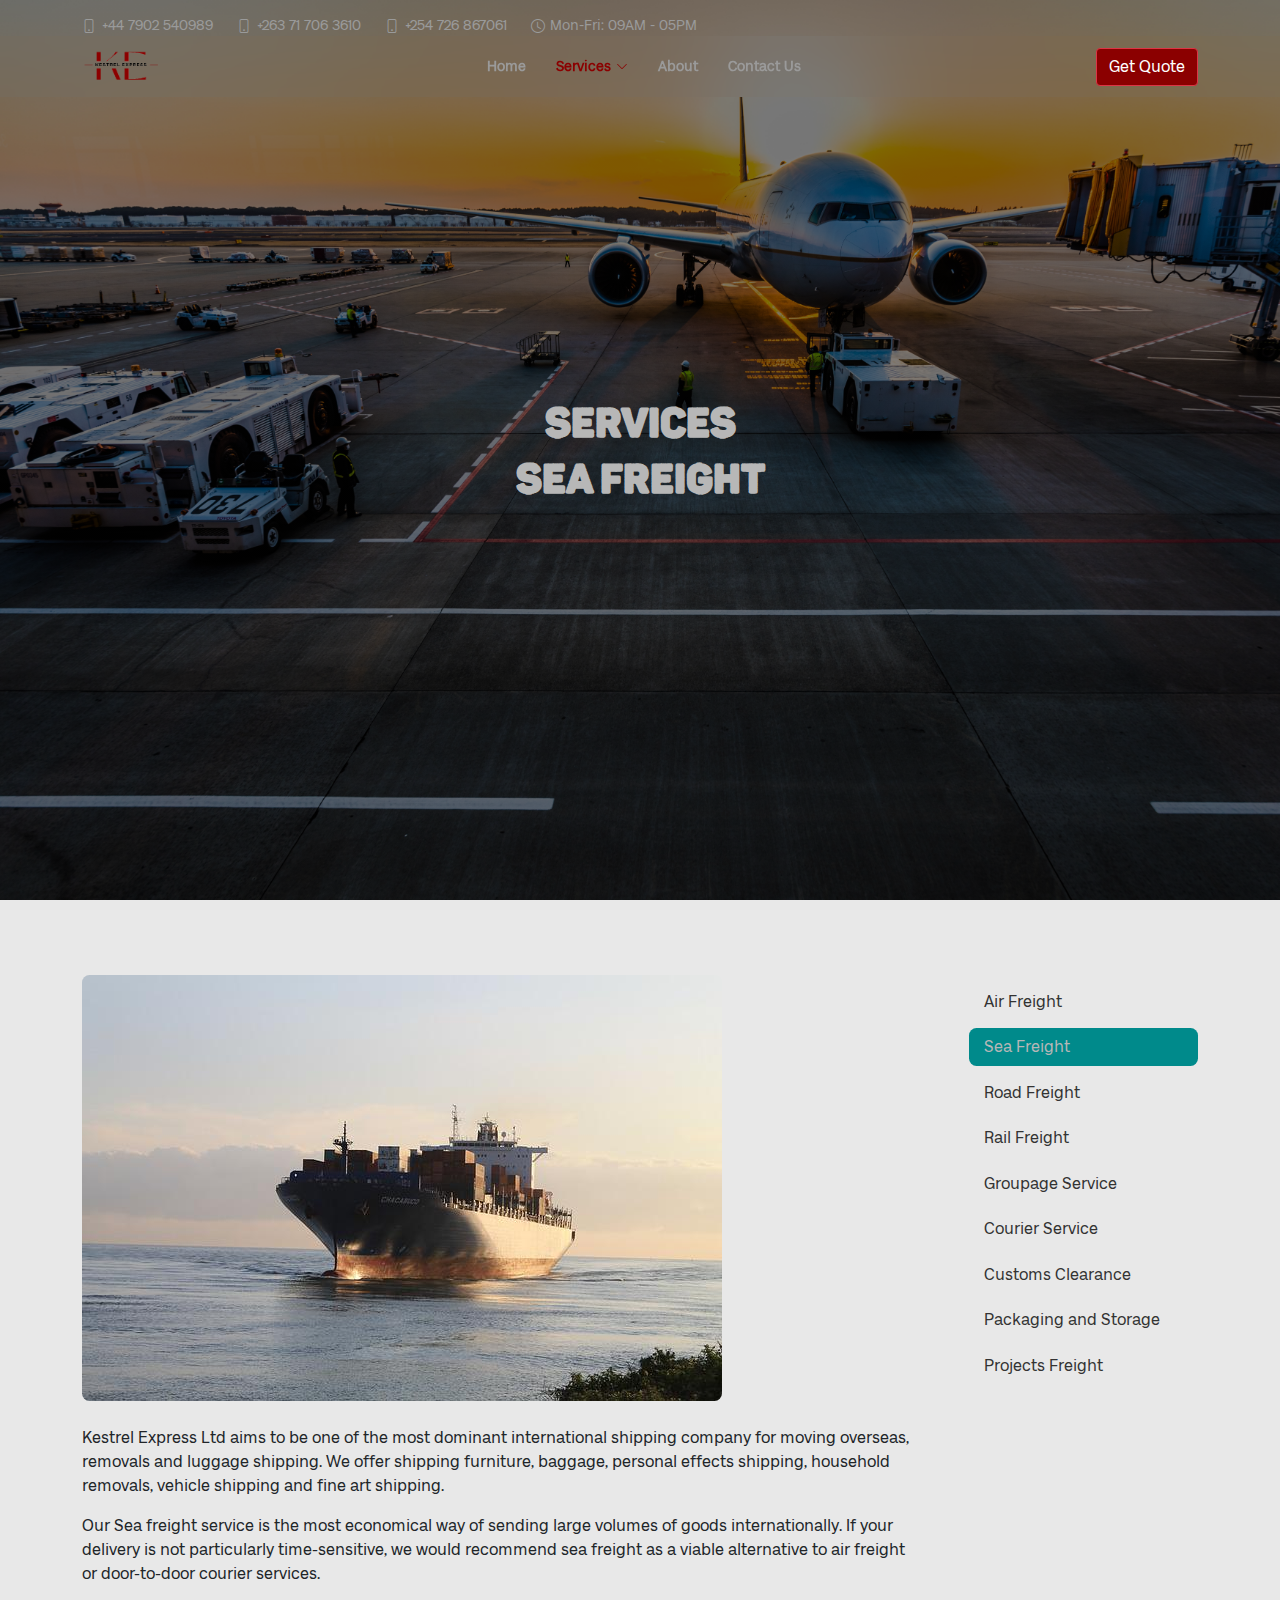
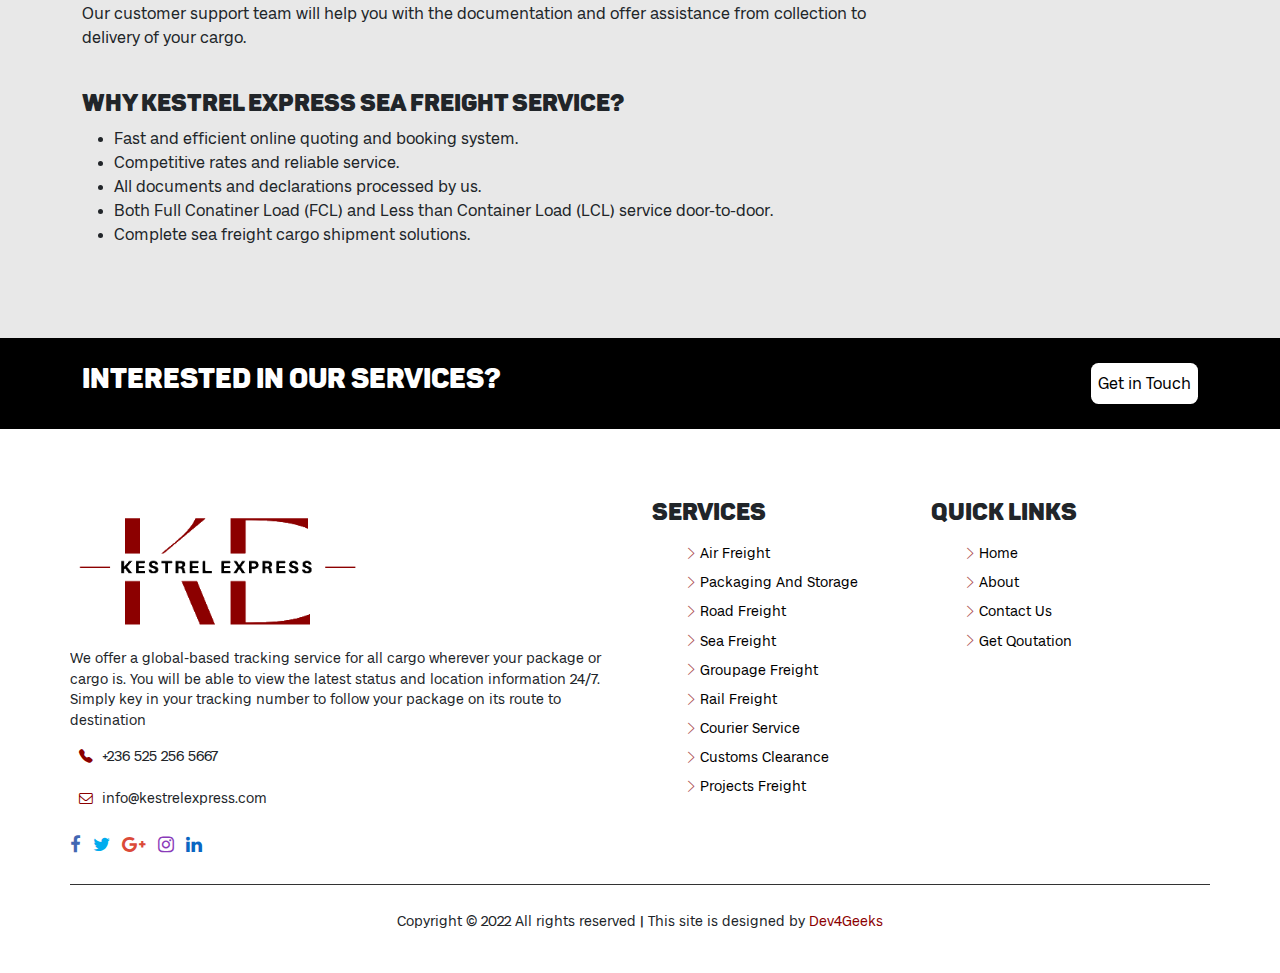
<file: sf.html>
<!-- Sea Freight -->
<!DOCTYPE html>
<html lang="en">
<head>
    <meta charset="UTF-8">
    <meta http-equiv="X-UA-Compatible" content="IE=edge">
    <meta name="viewport" content="width=device-width, initial-scale=1.0">
    <link rel="stylesheet" href="static/vendors/bootstrap/css/bootstrap.css">
    <link rel="stylesheet" href="static/vendors/bootstrap-icons/bootstrap-icons.css">
    <link rel="stylesheet" href="static/vendors/tinyslider/tiny-slider.css">
    <link rel="stylesheet" href="static/css/flat-icons.css">
    <link rel="stylesheet" href="static/css/font-awesome.css">
    <link rel="stylesheet" href="static/css/main.css">
    <title> Sea Freight</title>
</head>
<body>
    <section id="hero" class="about-sec service">
        <div id="topbar" class="">
            <div class="container d-flex justify-content-center justify-content-md-between">
            <div class="contact-info d-flex align-items-center">
                <i class="bi bi-phone d-flex align-items-center"><span>+44 7902 540989</span></i>
                <i class="bi bi-phone d-flex align-items-center ms-4"><span>+263 71 706 3610</span></i>
                <i class="bi bi-phone d-flex align-items-center ms-4"><span>+254 726 867061</span></i>
                <i class="bi bi-clock d-flex align-items-center ms-4"><span> Mon-Fri: 09AM - 05PM</span></i>
            </div>
        
            </div>
        </div>
        <header id="header" class="d-flex align-items-center">
            <div class="container-fluid container-xl d-flex align-items-center justify-content-lg-between">
                <a href="index.html" class="logo me-auto me-lg-0"><img src="static/images/logo.jpg" alt="" class="img-fluid"></a>
            <nav id="navbar" class="navbar order-last order-lg-0 blurry">
                <ul>
                <li><a class="nav-link scrollto " href="index.html">Home</a></li>
                <li class="dropdown nav-link " style="padding: unset !important;"><a href="#" class="active"><span>Services</span> <i class="bi bi-chevron-down"></i></a>
                    <ul>
                    <li><a href="af.html" >Air Freight</a></li>
                    <li><a href="ps.html">Packaging And Storage</a></li>
                    <li><a href="sf.html" class="active">Sea Freight</a></li>
                    <li><a href="gf.html" >Groupage Freight</a></li>
                    <li><a href="rdf.html">Road Freight</a></li>
                    <li><a href="rf.html">Rail Freight</a></li>
                    <li><a href="cs.html" >Courier Service</a></li>
                    <li><a href="cc.html">Customs Clearance</a></li>
                    <li><a href="pf.html" >Projects Freight</a></li>
                    
                    </ul>
                </li>
                <li><a class="nav-link scrollto " href="about.html">About</a></li>
                
                <li><a class="nav-link scrollto " href="contact.html">Contact Us</a></li>
                <li><a class="nav-link scrollto hidden" id="mobile-qoute" href="qoute.html">Get Qoutation</a></li>

                </ul>
                <i class="bi bi-list mobile-nav-toggle primary-text ms-4"></i>
            </nav><!-- .navbar -->
            <div class="btns">
                <a href="qoute.html" id="nav-get-qoute" class="btn btn-danger animated fadeInUp scrollto">Get Quote</a>
            </div>
            </div>
        </header><!-- End Header -->
        <div class="container text-center text-lg-start h80 intro-text center-items " data-aos="zoom-in" data-aos-delay="100">
            <div class="w100 h100 center-items">
                <div class="col-md-6 intro-text center-items d-col">
                    <h1><b style="color: #b7b7b7;">Services</b></h1>
                    <h1><b style="color: #b7b7b7;">Sea Freight</b></h1>
                </div>

            </div>
        </div>
    </section>
    <section id="service">
        <div class="container">
            <div class="row">
                <div class="col-md-9">

                   <img class="img-fluid" src="static/images/services/4.jpg" alt="">

                   <p>Kestrel Express Ltd aims to be one of the most dominant international shipping company for moving overseas, removals and luggage shipping. We offer shipping furniture, baggage, personal effects shipping, household removals, vehicle shipping and fine art shipping. </p>				
                   <p>Our Sea freight service is the most economical way of sending large volumes of goods internationally. If your delivery is not particularly time-sensitive, we would recommend sea freight as a viable alternative to air freight or door-to-door courier services. </p>
                   <p>Our customer support team will help you with the documentation and offer assistance from collection to delivery of your cargo. </p>
                   <br/>
                   <h4>Why Kestrel Express Sea Freight Service? </h4>
                       <ul>
                           <li>Fast and efficient online quoting and booking system. </li>
                           <li>Competitive rates and reliable service. </li>
                           <li>All documents and declarations processed by us. </li>
                           <li>Both Full Conatiner Load (FCL) and Less than Container Load (LCL) service door-to-door. </li>
                           <li>Complete sea freight cargo shipment solutions. </li>
                       </ul> 			
                </div>
                <!-- right column -->
                <div class="col-md-3 col-md-pull-9 col-sm-12 col-xs-12 h100" id="side-bar">
                    <div class="theiaStickySidebar">
                        <div class="side-bar-services">
                            <ul class="side-bar-list">
                                <li ><a href="af.html">Air Freight</a></li>
                                <li class="sidebar-active"><a href="sf.html">Sea Freight</a></li>
                                <li><a href="rdf.html">Road Freight</a></li>
                                <li ><a href="rf.html">Rail Freight</a></li>
                                <li ><a href="gf.html">Groupage Service</a></li>
                                <li><a href="cs.html">Courier Service</a></li>
                                <li><a href="cc.html">Customs Clearance</a></li>
                                <li ><a href="ps.html">Packaging and Storage</a></li>
                                <li  ><a href="pf.html">Projects Freight</a></li>
                            </ul>
                        </div>
                    </div>

                </div>
            </div>
        </div>
    </section>
    <section id= 'big-footer pos-relative'>
        <div class="connect"> 
          <div class="container spaced-items tertiary-text">
            <h3>Interested in our services? </h3>
            <a class="center-items" href="contact.html">Get in Touch</a>

          </div>
        </div>
        <div class="container footer">
          <div class="row">
            <div class="col-md-6 col-lg-6 ">
              <div class="footer-image">
                <img src="static/images/logo.jpg" class="img-fluid footer-img" alt="ke-image">
              </div>
              <p>We offer a global-based tracking service for all cargo wherever your package or cargo is. You will be able to view the latest status and location information 24/7. Simply key in your tracking number to follow your package on its route to destination</p>
              <div class="footer-links">
                <p><i class="icon bi bi-telephone-fill"></i>+236 525 256 5667</p>
                <p><i class="icon fa fa-envelope-o"></i>info@kestrelexpress.com</p>
    
              </div>
              <div class="social-links-two clearfix"> 
                <a href="https://www.facebook.com/kestrelxp" class="facebook img-circle"><span class="fa fa-facebook-f"></span></a> 
                <a href="https://twitter.com/kestrelexpress" class="twitter img-circle"><span class="fa fa-twitter"></span></a> 
                <a href="https://g.page/r/CZP_4YIkBgsyEA0" class="google-plus img-circle"><span class="fa fa-google-plus"></span></a> 
                <a href="https://www.instagram.com/kestrelexpress/" class="instagram img-circle"><span class="fa fa-instagram"></span></a> 
                <a href="https://www.linkedin.com/company/kestrel-express-ltd" class="linkedin img-circle"><span class="fa fa-linkedin"></span></a> </div>
          
            </div>
            <div class="col-md-6  row">
              <div class="col-md-6 footers-quick-links ">
                <h4>Services</h4>  
                <ul>
                  <li><a href="af.html"><i class="bi bi-chevron-right chev"></i>Air Freight</a></li>
                  <li><a href="ps.html"><i class="bi bi-chevron-right chev"></i>Packaging And Storage</a></li>
                  <li><a href="rf.html"><i class="bi bi-chevron-right chev"></i>Road Freight</a></li>
                  <li><a href="sf.html"><i class="bi bi-chevron-right chev"></i>Sea Freight</a></li>
                  <li><a href="gf.html"><i class="bi bi-chevron-right chev"></i>Groupage Freight</a></li>
                  <li><a href="rf.html"><i class="bi bi-chevron-right chev"></i>Rail Freight</a></li>
                  <li><a href="cs.html"><i class="bi bi-chevron-right chev"></i>Courier Service</a></li>
                  <li><a href="cc.html"><i class="bi bi-chevron-right chev"></i>Customs Clearance</a></li>
                  <li><a href="pf.html"><i class="bi bi-chevron-right chev"></i>Projects Freight</a></li>
                </ul>
              </div>
              <div class="col-md-6 footers-quick-links">
                <h4>Quick Links</h4>
                  <ul>
                    <li><a href="index.html"><i class="bi bi-chevron-right chev"></i>Home</a></li>
                    <li><a href="about.html"><i class="bi bi-chevron-right chev"></i>About</a></li>
                    <li><a href="contact.html"><i class="bi bi-chevron-right chev"></i>Contact Us</a></li>
                    <li><a href="qoute.html"><i class="bi bi-chevron-right chev"></i>Get Qoutation</a></li>
                    
                  </ul>
              </div>
            </div>
          </div>
          <div class="made-by-me">
            <p>Copyright © 2022 All rights reserved | This site is designed by <a href="tel:+263713450076">Dev4Geeks</a></p>
          </div>
        </div>
    </section>
    <script src="static/js/jquery-3.3.1.min.js"></script>
    <script src="static/vendors/bootstrap/js/bootstrap.js"></script>
    <script src="static/vendors/aos/aos.js"></script>
    <script src="static/vendors/tinyslider/tiny-slider.js"></script>
    <script src="static/js/main.js"></script>
    <style>
      @media (max-width: 767px){
        .intro-text {
          margin-top: unset !important;
      }
      }
     
    </style>
    
</body>
</html>
</file>
<file: static/vendors/tinyslider/tiny-slider.css>
.tns-outer{padding:0 !important}.tns-outer [hidden]{display:none !important}.tns-outer [aria-controls],.tns-outer [data-action]{cursor:pointer}.tns-slider{-webkit-transition:all 0s;-moz-transition:all 0s;transition:all 0s}.tns-slider>.tns-item{-webkit-box-sizing:border-box;-moz-box-sizing:border-box;box-sizing:border-box}.tns-horizontal.tns-subpixel{white-space:nowrap}.tns-horizontal.tns-subpixel>.tns-item{display:inline-block;vertical-align:top;white-space:normal}.tns-horizontal.tns-no-subpixel:after{content:'';display:table;clear:both}.tns-horizontal.tns-no-subpixel>.tns-item{float:left}.tns-horizontal.tns-carousel.tns-no-subpixel>.tns-item{margin-right:-100%}.tns-no-calc{position:relative;left:0}.tns-gallery{position:relative;left:0;min-height:1px}.tns-gallery>.tns-item{position:absolute;left:-100%;-webkit-transition:transform 0s, opacity 0s;-moz-transition:transform 0s, opacity 0s;transition:transform 0s, opacity 0s}.tns-gallery>.tns-slide-active{position:relative;left:auto !important}.tns-gallery>.tns-moving{-webkit-transition:all 0.25s;-moz-transition:all 0.25s;transition:all 0.25s}.tns-autowidth{display:inline-block}.tns-lazy-img{-webkit-transition:opacity 0.6s;-moz-transition:opacity 0.6s;transition:opacity 0.6s;opacity:0.6}.tns-lazy-img.tns-complete{opacity:1}.tns-ah{-webkit-transition:height 0s;-moz-transition:height 0s;transition:height 0s}.tns-ovh{overflow:hidden}.tns-visually-hidden{position:absolute;left:-10000em}.tns-transparent{opacity:0;visibility:hidden}.tns-fadeIn{opacity:1;filter:alpha(opacity=100);z-index:0}.tns-normal,.tns-fadeOut{opacity:0;filter:alpha(opacity=0);z-index:-1}.tns-vpfix{white-space:nowrap}.tns-vpfix>div,.tns-vpfix>li{display:inline-block}.tns-t-subp2{margin:0 auto;width:310px;position:relative;height:10px;overflow:hidden}.tns-t-ct{width:2333.3333333%;width:-webkit-calc(100% * 70 / 3);width:-moz-calc(100% * 70 / 3);width:calc(100% * 70 / 3);position:absolute;right:0}.tns-t-ct:after{content:'';display:table;clear:both}.tns-t-ct>div{width:1.4285714%;width:-webkit-calc(100% / 70);width:-moz-calc(100% / 70);width:calc(100% / 70);height:10px;float:left}
</file>
<file: static/css/flat-icons.css>
/*
  	Flaticon icon font: Flaticon
  	Creation date: 19/02/2016 14:46
  	*/

      @font-face {
        font-family: "Flaticon";
        src: url("../fonts/Flaticon.eot");
        src: url("../fonts/Flaticon.eot?#iefix") format("embedded-opentype"),
             url("../fonts/Flaticon.woff") format("woff"),
             url("../fonts/Flaticon.ttf") format("truetype"),
             url("../fonts/Flaticon.svg#Flaticon") format("svg");
        font-weight: normal;
        font-style: normal;
      
      }
      
      @media screen and (-webkit-min-device-pixel-ratio:0) {
        @font-face {
          font-family: "Flaticon";
          src: url("../fonts/Flaticon.svg#Flaticon") format("svg");
        }
      }
      
      [class^="flaticon-"]:before, [class*=" flaticon-"]:before,
      [class^="flaticon-"]:after, [class*=" flaticon-"]:after {   
        font-family: Flaticon;
      font-style: normal;
        font-size: 50px;
      }
      
      .flaticon-24-hours-delivery:before { content: "\f100"; }
      .flaticon-24-hours-phone-service:before { content: "\f101"; }
      .flaticon-24-hours-symbol:before { content: "\f102"; }
      .flaticon-air-transport:before { content: "\f103"; }
      .flaticon-airplane-around-earth:before { content: "\f104"; }
      .flaticon-airplane-frontal-view:before { content: "\f105"; }
      .flaticon-airplane-in-vertical-ascending-position:before { content: "\f106"; }
      .flaticon-barscode-with-a-magnifier-business-symbol:before { content: "\f107"; }
      .flaticon-black-delivery-small-truck-side-view:before { content: "\f108"; }
      .flaticon-black-opened-umbrella-symbol-with-rain-drops-falling-on-it:before { content: "\f109"; }
      .flaticon-boat-from-front-view:before { content: "\f10a"; }
      .flaticon-box-of-packing-for-delivery:before { content: "\f10b"; }
      .flaticon-boxes-piles-stored-inside-a-garage-for-delivery:before { content: "\f10c"; }
      .flaticon-boxes-storage-for-delivery-inside-a-truck-box-from-back-view:before { content: "\f10d"; }
      .flaticon-call-center-service-for-information:before { content: "\f10e"; }
      .flaticon-call-center-worker-with-headset:before { content: "\f10f"; }
      .flaticon-chronometer:before { content: "\f110"; }
      .flaticon-clipboard-verification-symbol:before { content: "\f111"; }
      .flaticon-commercial-delivery-symbol-of-a-list-on-clipboard-on-a-box-package:before { content: "\f112"; }
      .flaticon-container-hanging-of-a-crane:before { content: "\f113"; }
      .flaticon-container-on-a-crane:before { content: "\f114"; }
      .flaticon-containers-on-oceanic-ship:before { content: "\f115"; }
      .flaticon-crane:before { content: "\f116"; }
      .flaticon-crane-truck:before { content: "\f117"; }
      .flaticon-delivered-box-verification-symbol:before { content: "\f118"; }
      .flaticon-delivery-box:before { content: "\f119"; }
      .flaticon-delivery-box-and-timer:before { content: "\f11a"; }
      .flaticon-delivery-box-on-a-hand:before { content: "\f11b"; }
      .flaticon-delivery-box-package-opened-with-up-arrow:before { content: "\f11c"; }
      .flaticon-delivery-cube-box-package-with-four-arrows-in-different-directions:before { content: "\f11d"; }
      .flaticon-delivery-of-a-box:before { content: "\f11e"; }
      .flaticon-delivery-pack-security-symbol-with-a-shield:before { content: "\f11f"; }
      .flaticon-delivery-package:before { content: "\f120"; }
      .flaticon-delivery-package-box-with-fragile-content-symbol-of-broken-glass:before { content: "\f121"; }
      .flaticon-delivery-package-opened:before { content: "\f122"; }
      .flaticon-delivery-package-with-umbrella-symbol:before { content: "\f123"; }
      .flaticon-delivery-packages-on-a-trolley:before { content: "\f124"; }
      .flaticon-delivery-packaging-box:before { content: "\f125"; }
      .flaticon-delivery-packing:before { content: "\f126"; }
      .flaticon-delivery-scale-with-a-box:before { content: "\f127"; }
      .flaticon-delivery-time-symbol:before { content: "\f128"; }
      .flaticon-delivery-time-tool:before { content: "\f129"; }
      .flaticon-delivery-transportation-machine:before { content: "\f12a"; }
      .flaticon-delivery-truck:before { content: "\f12b"; }
      .flaticon-delivery-truck-1:before { content: "\f12c"; }
      .flaticon-delivery-truck-2:before { content: "\f12d"; }
      .flaticon-delivery-truck-with-circular-clock:before { content: "\f12e"; }
      .flaticon-delivery-truck-with-packages-behind:before { content: "\f12f"; }
      .flaticon-delivery-worker-giving-a-box-to-a-receiver:before { content: "\f130"; }
      .flaticon-fragile-broken-glass-symbol-for-delivery-boxes:before { content: "\f131"; }
      .flaticon-free-delivery-truck:before { content: "\f132"; }
      .flaticon-frontal-truck:before { content: "\f133"; }
      .flaticon-identification-for-delivery-with-bars:before { content: "\f134"; }
      .flaticon-international-calling-service-symbol:before { content: "\f135"; }
      .flaticon-international-delivery:before { content: "\f136"; }
      .flaticon-international-delivery-business-symbol-of-world-grid-with-an-arrow-around:before { content: "\f137"; }
      .flaticon-international-delivery-symbol:before { content: "\f138"; }
      .flaticon-international-logistics-delivery-truck-symbol-with-world-grid-behind:before { content: "\f139"; }
      .flaticon-localization-orientation-tool-of-compass-with-cardinal-points:before { content: "\f13a"; }
      .flaticon-locked-package:before { content: "\f13b"; }
      .flaticon-logistics-delivery-truck-and-clock:before { content: "\f13c"; }
      .flaticon-logistics-delivery-truck-in-movement:before { content: "\f13d"; }
      .flaticon-logistics-package:before { content: "\f13e"; }
      .flaticon-logistics-transport:before { content: "\f13f"; }
      .flaticon-logistics-truck:before { content: "\f140"; }
      .flaticon-logistics-weight-scale:before { content: "\f141"; }
      .flaticon-man-standing-with-delivery-box:before { content: "\f142"; }
      .flaticon-ocean-transportation:before { content: "\f143"; }
      .flaticon-package-cube-box-for-delivery:before { content: "\f144"; }
      .flaticon-package-delivery:before { content: "\f145"; }
      .flaticon-package-delivery-in-hand:before { content: "\f146"; }
      .flaticon-package-for-delivery:before { content: "\f147"; }
      .flaticon-package-on-rolling-transport:before { content: "\f148"; }
      .flaticon-package-transport-for-delivery:before { content: "\f149"; }
      .flaticon-package-transportation-on-a-trolley:before { content: "\f14a"; }
      .flaticon-packages-storage-for-delivery:before { content: "\f14b"; }
      .flaticon-packages-transportation-on-a-truck:before { content: "\f14c"; }
      .flaticon-person-standing-beside-a-delivery-box:before { content: "\f14d"; }
      .flaticon-phone-auricular-and-a-clock:before { content: "\f14e"; }
      .flaticon-phone-auricular-and-clock-delivery-symbol:before { content: "\f14f"; }
      .flaticon-placeholder-on-map-paper-in-perspective:before { content: "\f150"; }
      .flaticon-protection-symbol-of-opened-umbrella-silhouette-under-raindrops:before { content: "\f151"; }
      .flaticon-sea-ship:before { content: "\f152"; }
      .flaticon-sea-ship-with-containers:before { content: "\f153"; }
      .flaticon-search-delivery-service-tool:before { content: "\f154"; }
      .flaticon-storage:before { content: "\f155"; }
      .flaticon-talking-by-phone-auricular-symbol-with-speech-bubble:before { content: "\f156"; }
      .flaticon-telephone:before { content: "\f157"; }
      .flaticon-telephone-1:before { content: "\f158"; }
      .flaticon-three-stored-boxes-for-delivery:before { content: "\f159"; }
      .flaticon-train-front:before { content: "\f15a"; }
      .flaticon-triangular-arrows-sign-for-recycle:before { content: "\f15b"; }
      .flaticon-up-arrows-couple-sign-for-packaging:before { content: "\f15c"; }
      .flaticon-verification-of-delivery-list-clipboard-symbol:before { content: "\f15d"; }
      .flaticon-view-symbol-on-delivery-opened-box:before { content: "\f15e"; }
      .flaticon-weight-of-delivery-package-on-a-scale:before { content: "\f15f"; }
      .flaticon-weight-tool:before { content: "\f160"; }
      .flaticon-woman-with-headset:before { content: "\f161"; }
      .flaticon-wood-package-box-of-square-shape-for-delivery:before { content: "\f162"; }
      .flaticon-world-grid-with-placeholder:before { content: "\f163"; }
</file>
<file: static/css/main.css>
@font-face {
  font-family: 'Milligram';
  src: url('../fonts/MilligramText-Regular.ttf');
}
@font-face {
  font-family: 'Panton Rust Black Base';
  src: url('../fonts/panton-rust-black-base.ttf');
}

b{
  font-family: 'Panton Rust Black Base';
}
*{
  padding: 0px;
  font-family: 'Milligram';
}
h1,
h2,
h3,
h4,
h5,
h6
{
  font-family: 'Panton Rust Black Base';
}
a{
    text-decoration: none;
}
.center-items{
  display: flex;
  justify-content: center;
  align-items: center;
}
.text-center{
  text-align: center;
}
.primary-text{
  color: #8b0000 !important;
}
.secondary-text { 
  color: #008a8b !important;
}
.tertiary-text{
  color: #fff;
}
.primary-color{
  background-color: #8b0000 !important;
}
.secondary-color { 
  background-color: #008a8b !important;
}
.tertiary-color{
  background-color: #fff;
}
.w100{
  width: 100%;
}
.h100{
  height: 100%;
}
.h80{
  height: 80%;
}
.hidden{
  display: none !important;
}
.spaced-items{
  display: flex;
  justify-content: space-between;
}

/*--------------------------------------------------------------
# Top Bar
--------------------------------------------------------------*/
#topbar {
    padding-top: 15px;
    font-size: 14px;
    transition: all 0.5s;
  
  }
#topbar .contact-info i {
  font-style: normal;
  color: #8b0000;
}

#topbar .contact-info i span {
  padding-left: 5px;
  color: #333;
}
/*--------------------------------------------------------------
# Header
--------------------------------------------------------------*/
#header {
  transition: all 0.5s;
  z-index: 997;
  padding: 10px 0;
  top: 40px;
  backdrop-filter: blur(24px);

}

#header.header-scrolled {
  top: 0;
  background: rgba(0, 0, 0, 0.596);
}

#header .logo {
  font-size: 28px;
  margin: 0;
  padding: 0;
  line-height: 1;
  font-weight: 300;
  letter-spacing: 1px;
  text-transform: uppercase;
  font-family: "Poppins", sans-serif;
}

#header .logo a {
  color: #333;
}

#header .logo img {
  max-height: 40px;
}
/**
* Desktop Navigation 
*/
.navbar {
  padding: 0;
}

.navbar ul {
  margin: 0;
  padding: 0;
  display: flex;
  list-style: none;
  align-items: center;
}

.navbar li {
  position: relative;
}

.navbar a, .navbar a:focus {
  display: flex;
  align-items: center;
  justify-content: space-between;
  padding: 10px 0 10px 30px;
  color: #333;
  white-space: nowrap;
  transition: 0.3s;
  font-size: 14px;
}
.nav-link{
  font-weight: bold;
  
}

.navbar a i, .navbar a:focus i {
  font-size: 12px;
  line-height: 0;
  margin-left: 5px;
}

.navbar a:hover, .navbar .active, .navbar .active:focus, .navbar li:hover > a {
  color: #008a8b;
}

.navbar .dropdown ul {
  display: block;
  position: absolute;
  left: 14px;
  top: calc(100% + 30px);
  margin: 0;
  padding: 10px 0;
  z-index: 99;
  opacity: 0;
  visibility: hidden;
  background: #fff;
  backdrop-filter: blur(0.8);
  box-shadow: 0px 0px 30px rgba(127, 137, 161, 0.25);
  transition: 0.3s;
  border-radius: 4px;
}

.navbar .dropdown ul li {
  min-width: 200px;
}

.navbar .dropdown ul a {
  padding: 10px 20px;
  color: #000;
}

.navbar .dropdown ul a i {
  font-size: 12px;
}

.navbar .dropdown ul a:hover, .navbar .dropdown ul .active:hover, .navbar .dropdown ul li:hover > a {
  color: #8b00008e;
}

.navbar .dropdown:hover > ul {
  opacity: 1;
  top: 100%;
  visibility: visible;
}

.navbar .dropdown .dropdown ul {
  top: 0;
  left: calc(100% - 30px);
  visibility: hidden;
}

.navbar .dropdown .dropdown:hover > ul {
  opacity: 1;
  top: 0;
  left: 100%;
  visibility: visible;
}

@media (max-width: 1366px) {
  .navbar .dropdown .dropdown ul {
    left: -90%;
  }
  .navbar .dropdown .dropdown:hover > ul {
    left: -100%;
  }
}

  /**
  * Mobile Navigation 
  */
.mobile-nav-toggle {
  color: #fff;
  font-size: 28px;
  cursor: pointer;
  display: none;
  line-height: 0;
  transition: 0.5s;
}

@media (max-width: 991px) {
  .mobile-nav-toggle {
    display: block;
  }
  .navbar ul {
    display: none;
  }
}

.navbar-mobile {
  position: fixed;
  top: 0;
  right: 0;
  left: 0;
  bottom: 0;
  background: rgba(0, 0, 0, 0.9);
  transition: 0.3s;
  z-index: 999;
  height: 440px;
}

.navbar-mobile .mobile-nav-toggle {
  position: absolute;
  top: 15px;
  right: 15px;
}

.navbar-mobile ul {
  display: block;
  position: absolute;
  top: 55px;
  right: 15px;
  bottom: 15px;
  left: 15px;
  padding: 10px 0;
  border-radius: 6px;
  background-color: #fff;
 
  transition: 0.3s;
}

.navbar-mobile a {
  padding: 10px 20px;
  font-size: 15px;
  color: #1a1814;
}

.navbar-mobile a:hover, .navbar-mobile .active, .navbar-mobile li:hover > a {
  color: #8b00008e;
}

.navbar-mobile .getstarted {
  margin: 15px;
}

.navbar-mobile .dropdown ul {
  position: static;
  display: none;
  margin: 10px 20px;
  padding: 10px 0;
  z-index: 99;
  opacity: 1;
  visibility: visible;
  background: #fff;
  box-shadow: 0px 0px 30px rgba(127, 137, 161, 0.25);
}

.navbar-mobile .dropdown ul li {
  min-width: 200px;
}

.navbar-mobile .dropdown ul a {
  padding: 10px 20px;
}

.navbar-mobile .dropdown ul a i {
  font-size: 12px;
}

.navbar-mobile .dropdown ul a:hover, .navbar-mobile .dropdown ul .active:hover, .navbar-mobile .dropdown ul li:hover > a {
  color: #8b00008e;
}

.navbar-mobile .dropdown > .dropdown-active {
  display: block;
}
.btn-danger  { 
  background-color: #8b0000;
}
.fixed-top{
  top: 0px !important;
 
}
@media (max-width: 998px ) {
  #nav-get-qoute{
    display: none;
  }
  #mobile-qoute{
    display: unset !important;
  }
}
/*--------------------------------------------------------------
# Sections General
--------------------------------------------------------------*/

.section-title {
  padding-bottom: 40px;
}

.section-title .small-heading {
  padding-bottom: 15px;
  line-height: 1px;
  margin: 0 0 5px 0;
  letter-spacing: 2px;
  text-transform: uppercase;
  color: #aaaaaa;
 
}

.section-title .small-heading::after {
  content: "";
  width: 120px;
  height: 1px;
  display: inline-block;
  background:#380000;
  margin: 4px 10px;
}

.section-title .small-heading {
  margin: 0;
  margin: 0;
  
}
.section-title p{
  line-height: 25px;
}



/*--------------------------------------------------------------
# Hero Section
--------------------------------------------------------------*/
#hero {
  width: 100%;
  height: 100vh;
  background: url("../images/hero-bg.png") top center; 
  background-attachment: fixed;
  background-size: cover;
  position: relative;
  padding: 0;
}

.show-case-image{
  width: 360px;
  height: 350px;
  border-radius: 7.5px;
  background: url("../images/8.png") top center;
  background-size: cover;
  padding: 0;
  margin-inline: 15px;
}
.spade{
  background-color: #8b00008e;
  border-radius: 7.5px;
  width: 50px;
  height: 50px;
}
.show-case-image::before{
  background-color: #8b0000;
  width: 300px;
  height: 300px;
  position: absolute;
  top: 800px;
}
.rotate-div{
  transform: rotate(45deg);
}
.btns{
  display: flex;
  flex-direction: row;
}
.read-more-btn{
  padding:15px 35px;
  outline: none;
  transition: all ease-in 0.3s;
}
.read-more-btn:hover{
  background-color: #8b0000b0 !important;
}
.services-btn{
  padding:15px 35px;
  outline: none;
  margin-left: 25px;
  font-weight: bold;
  transition: all ease-in 0.3s;

}
.services-btn:hover{
  background-color: #8b0000 !important;
  color: #fff !important; 
}
@media (max-width : 767px) {
   #hero{
    height: fit-content;
    padding-bottom: 40px;
   }
   .show-case-image{
    margin-top: 40px;
   }
    .btns{
      justify-content: center;
    }
    .intro-text{
      margin-top: 40px;
    }
    .com-infor{
    
      margin-bottom: 25px
    }
}
@media (max-width: 720px ) {
    .contact-info{
      display: flex;
      flex-direction: column;
      text-align: unset;
    }
    .contact-info i.ms-4{
      margin-left: unset !important;
    }
    .contact-info i {
      margin-bottom: 7.5px;
    }
}
@media (max-width : 420px) {
  .show-case-image{
    width: 260px;
    height: 250px;
  }
}
@media (max-width : 280px) {
  .btns{
    flex-direction: column;

  }
  .btns button{
    width: 100%;
    margin-bottom: 15px;
  }
  .services-btn{
    margin-left:0px  ;
  }
}
/* 
--------------------------------------------------
    ABOUT US
------------------------------------------------------
*/
#about-us{
  height: fit-content;
  padding-top: 30px;
  padding-bottom: 30px;
  
}

#about-us p { 
  line-height: 30px;
}

/* 
--------------------------------------------------
    SERVICES
------------------------------------------------------
*/
#services{
  padding-top: 50px;
  position: relative;
  background-color: #f8f9fa;
  height: 85vh;
}
.features-slider-wrap {
  position: relative;
  margin-bottom: -250px; 
}

.features-slider-wrap .tns-inner {
  padding-bottom: 100px; 
}

.features-slider-wrap .tns-controls {
  position: absolute;
  z-index: 2;
 
}
.features-slider-wrap .tns-controls button {
    background: none;
    border: none;
}
.features-slider-wrap .tns-nav {
  position: absolute;
  z-index: 2;
}
.features-slider-wrap .tns-nav button {
  background: none;
  border: none;
  display: inline-block;
  margin: 2px;
  height: 15px;
}
.features-slider-wrap .tns-nav button:active, .features-slider-wrap .tns-nav button:focus {
  outline: none;
}
.features-slider-wrap .tns-nav button:before {
  position: absolute;
  content: "";
  width: 7px;
  height: 7px;
  background-color: rgba(0, 0, 0, 0.5);
  -webkit-transition: .3s all ease;
  -o-transition: .3s all ease;
  transition: .3s all ease;
}
.features-slider-wrap .tns-nav button.tns-nav-active:before {
    background-color: #000;
}

.feature {
  padding: 50px 50px 100px 50px;
  background-color: #fff;
  -webkit-box-shadow: 0 15px 30px 0 rgba(0, 0, 0, 0.05);
  box-shadow: 0 15px 30px 0 rgba(0, 0, 0, 0.05);
  position: relative;
  height: 70vh;
}

.feature [class^="flaticon-"] {
  font-size: 70px;
  color: #008a8b; 
}
.feature h3, .feature .h3 {
  font-size: 20px;
  font-weight: bold;
}
.feature a{
  color: #000;
}
.feature a:hover{
  color: #008a8b;
}
#features-slider-iw{
  margin: unset !important;
}
#features-slider-nav, #post-slider-nav, #testimonial-slider-nav {

  outline: none;
  -webkit-box-shadow: none;
  box-shadow: none;
  position: relative;
  z-index: 99;
  top: 250px;

}
#features-slider-nav .btn, #post-slider-nav .btn, #testimonial-slider-nav .btn {

  display: inline-block;
  cursor: pointer;
  padding: 7px 20px !important;
  background-color: transparent;
  border-color: transparent;
  color: #000;
  border-radius: 30px;
  border: 1px solid rgba(0, 0, 0, 0.1);
}
#features-slider-nav .btn:hover, #post-slider-nav .btn:hover, #testimonial-slider-nav .btn:hover {

  border-color: #000;
}
@media (max-width: 671px) {
  .feature{
    padding: 25px 0px 25px 10px;
    height: 60vh;
  }
#features-slider-nav, #post-slider-nav, #testimonial-slider-nav {
  top: 200px;  
}
}
/**************************************
  CALL TO ACTION

*****************************************/

#call-action{
  height: 50vh;
  background-color: #f8f9fa;
  background-size: cover;
  position: relative;
  top: 50vh;
}
#call-action .container{
  display: flex;
  flex-direction: column;
  justify-content: center;
  align-items: center;
  width: 100%;
  height: 100%;
}
.contact-us-btn{
  padding: 7.5px 0px 7.55px 0;
  border: 2px solid #380000;
  color: #fff;
  border-radius: 7.5px;
  transition: all ease-in 0.3s;
  background-color: #380000;
  width: 250px;
  margin-top: 15px;

}
.contact-us-btn:hover{
  color: #380000;
  background-color: transparent;

}
@media (max-width:360px) {
  .contact-us-btn{
    width: 100%;
}
}
/**************************************
  WHY CHOOSE US

*****************************************/

#why-choose-us{
  padding-top: 50px;
  height: fit-content;
  position: relative;
  top: 50vh;
}
.choose-list{
  list-style-type: none;
}
/**************************************
  DOWNLOAD APP

*****************************************/

#download-app{
  width: 100%;
  height: 100vh;
  background: url(../images/10.png) no-repeat;
  background-position: center;
  background-size: contain;
  position: relative;
  top: 60vh;
  
}
.image-container{
  display: flex;
  justify-content: right;
  height: 100%;
  padding-right: 75px ;
}
.application-image{
  height: 500px;
  margin-top: 85px;
}
.d-col{
  flex-direction: column !important; 
}
.links{
  display: flex;
  flex-direction: row;
}
.link{
  margin-bottom: 35px;
  height: 60px;
}
.qr-code{
  width: 200px;
  height: 200px;
}
@media (max-width:770px) {
  #download-app .row{
    flex-direction: column-reverse !important;
  }
  .qr-code{
    display: none;
  }
  .link{
    height: 50px;
    margin-bottom: 45px;
  }
  .image-container,
  .links
  {
    display: none;
  }
  .wrapper{
    display: unset !important;
    display: grid !important;
    grid-template-columns: 2;
    gap: 10px;
     
    
  }
}
.sm-application{
  height: 250px;
  width: auto;
}

.one {
  grid-column: 1;
  grid-row: 1;
}
.two {
  grid-column: 1;
  grid-row: 2;
}
.three {
  grid-column: 2;
  grid-row: 1/5;
}

/*********************************
  BIG FOOTER

**********************************/
#big-footer{
  width: 100%;
  position: relative;
  top: 400px;
  background-color: #f8f9fa;

}
.pos-relative{
  top: 0px !important;
}
.mTop50{
  margin-top: 50px !important;
}
.connect{
  background-color: #000;
  padding: 25px 0px 25px 0px ;
  border-bottom: #333;
}
.connect a{
  text-decoration: none;
  color: #000 !important;
  background-color: #fff;
  border: none;
  border-radius: 7.5px;
  padding-inline: 7px;
  outline: none;
  transition: all ease-in-out 0.3s;
}
.connect a:hover{
  background-color: #000;
  color: #fff !important;
}
@media (max-width: 564px) {
  .connect a{
    padding-top: 10px;
    padding-bottom: 10px;
  }
}
.footer{
  padding: 70px 0px 0px 0px ;
  overflow-x: hidden;
}
.icon{
  padding: 9px;
  color: #8b0000;
}
.img-circle{
  margin-right: 8px;
  font-size: 1.15rem;
}
.footer p{
  font-size: 0.85rem;
}
.footer img{
  width: auto;
  height: 150px;
}
.facebook{
  color: #4267B2;
}
.twitter{
  color: #00acee;
}
.google-plus{
  color: #db4a39;
}
.instagram{
  color: #8a3ab9 ;
}
.linkedin{
  color: #0A66C2;
}
.footer ul{
  margin-top: 15px;
  padding: none !important;
  margin: none !important;
}
.footer ul li{
  list-style-type: none;
  text-decoration: none;
  color: #000;
}
.footer ul li a{
  text-decoration: none;
  color: #000;
  transition: all ease-in-out 0.3s;
  margin-left: none;
 
}
.footer ul li a:hover{
  color: #8b0000;
}
.footer ul li{
  margin-bottom: 7.5px;
  font-size: 0.9rem;
}
.chev{
  margin-right: 2px;
  color: #8b0000ad;
}
.made-by-me{
  margin-top: 25px;
  text-align: center;
  padding: 27px 0px 25px 0px;
  border-top: 1px solid #333;
}
.made-by-me a{
  text-decoration: none;
  color: #8b0000;
}
@media (max-width:566px) {
  .footer .col-md-6 p{
    padding-left: 10px ;
  }
  .connect .container{

    justify-content: center;
    align-items: center;
    flex-direction: column !important;

  }
  .social-links-two{
    padding-left: 10px;
  }
  .connect .container button{
    padding: 8px 7px;
    width: 150px;
    margin-top: 15px;
  }
  .footers-quick-links{
    margin-top: 15px;
    
  }
  .footer-image{
    display: flex;
    justify-content: center;
    align-items: center;
  }
  .footer h4{
    margin-left: 10px;
  }
  
}
/**********************************

  ABOUT US

***********************************/
.about-sec{
  background: linear-gradient(rgba(0,0,0,0.5),rgba(0,0,0,0.5)), url("../images/3.jpg") !important;
  background-position: center; 
  background-attachment: fixed;
  background-size: cover !important;
  color: #b7b7b7;
}
.about-sec nav ul li a{
  color: rgb(154, 154, 154) !important;
}
.about-sec .active { 
  color: #8b0000 !important;
}
.about-sec #topbar i,
.about-sec #topbar span{
  color: rgb(154, 154, 154) !important;
}
@media (max-width : 767px) {
  #hero.about-sec{
   height: 100vh !important;
   padding-bottom: 40px;
  }
}
/************************************

  SOLUTIONS 

**************************************/
#solutions{
  padding-top: 50px;
  background-color: #f8f9fa;
  padding-bottom: 50px;
}
#solutions .features-slider-wrap {
  position: unset;
  margin-bottom: unset;
}
#solutions .feature{
  height: fit-content;
}
@media (max-width:640px) {
  #solutions .feature{
    margin-bottom: 15px;
  }
}
/*********************************

  FAQ

**********************************/
#FAQ{
  padding-top: 150px;
  padding-bottom: 150px;
  background-color: #000;
  color: #fff;
}
.accordion{
  background-color: transparent !important;
  color: #fff;
}
.accordion-item{
  background-color: transparent;
  border-color: #333;
}
.accordion-button:not(.collapsed){
  color: #008a8b !important ;
}
/*********************************

  CONTACT US

**********************************/
.spaced{
  padding: 75px 0 75px 0;
}
.contact-snips{
 margin-top: 80px;
 justify-content: center;

}
.snip-icon{
  height: 100px;
  width: 100%;
  border-radius: 7.5px ;
  margin-bottom: 15px;
}
.snip-phone{
  background-color: #feddd6;
  color: #351b16;
}
.snip-mail{
  background-color: #fed6ff;
  color: rgb(36, 16, 37);
}
.snip-loc{
  background-color: #d6f2ff;
  color: #0c151a;
}
.snip-icon i{
  font-size: 1.5rem;
}
.ke-form-container{
  width: 100%;
  padding-bottom: 0px !important;
}
.ke-input-con {
  padding-top: 30px;
}
.ke-input{
  width: 100%;
  background-color: #f8f9fa;
  padding: 7.5px;
  border: 1px solid #5c5c5c;
  outline: none;
}
.ke-form-container button{
  padding: 10px 25px 10px 25px;
  background-color: #000;
  border-radius: 7.5px;
  color: #b7b7b7;
  transition: all ease-in 0.3s;
}
.ke-form-container button:hover{
  background-color: #fff;
  color: #000;
}
@media (max-width:760px) {
  .contact-snip{
    margin-bottom: 30px;
  }
  .contact-snips:last-child{
    margin-bottom: 0px !important;
  }
}
/*********************************

  SERVICE

**********************************/
.service{
  background: linear-gradient(rgba(0,0,0,0.5),rgba(0,0,0,0.5)), url("../images/7.jpg") !important;
  background-position: center; 
  background-size: cover !important;
  color: #b7b7b7;
}
#service{
  padding-top: 75px;
  padding-bottom: 75px ;
  background-color: #e8e8e8;
}
#service img{
  margin-bottom: 25px;
  border-radius: 7.5px;
}

.theiaStickySidebar{
  position: sticky;
}

.side-bar-list li{
  margin-top: 7.5px;
  padding: 7px 15px;
  list-style-type:none ;
  width: 100%;
}
.side-bar-list li a {
  text-decoration: none;
  color: #333;
}
.side-bar-list .sidebar-active {
  background-color: #008a8b;
  border-radius: 7.5px;
}
.side-bar-list .sidebar-active a{
  color: #b7b7b7;
}
.side-bar-list li:hover{
  background-color: #008a8b;
  border-radius: 7.5px;
  color: #b7b7b7 !important;
}
</file>
